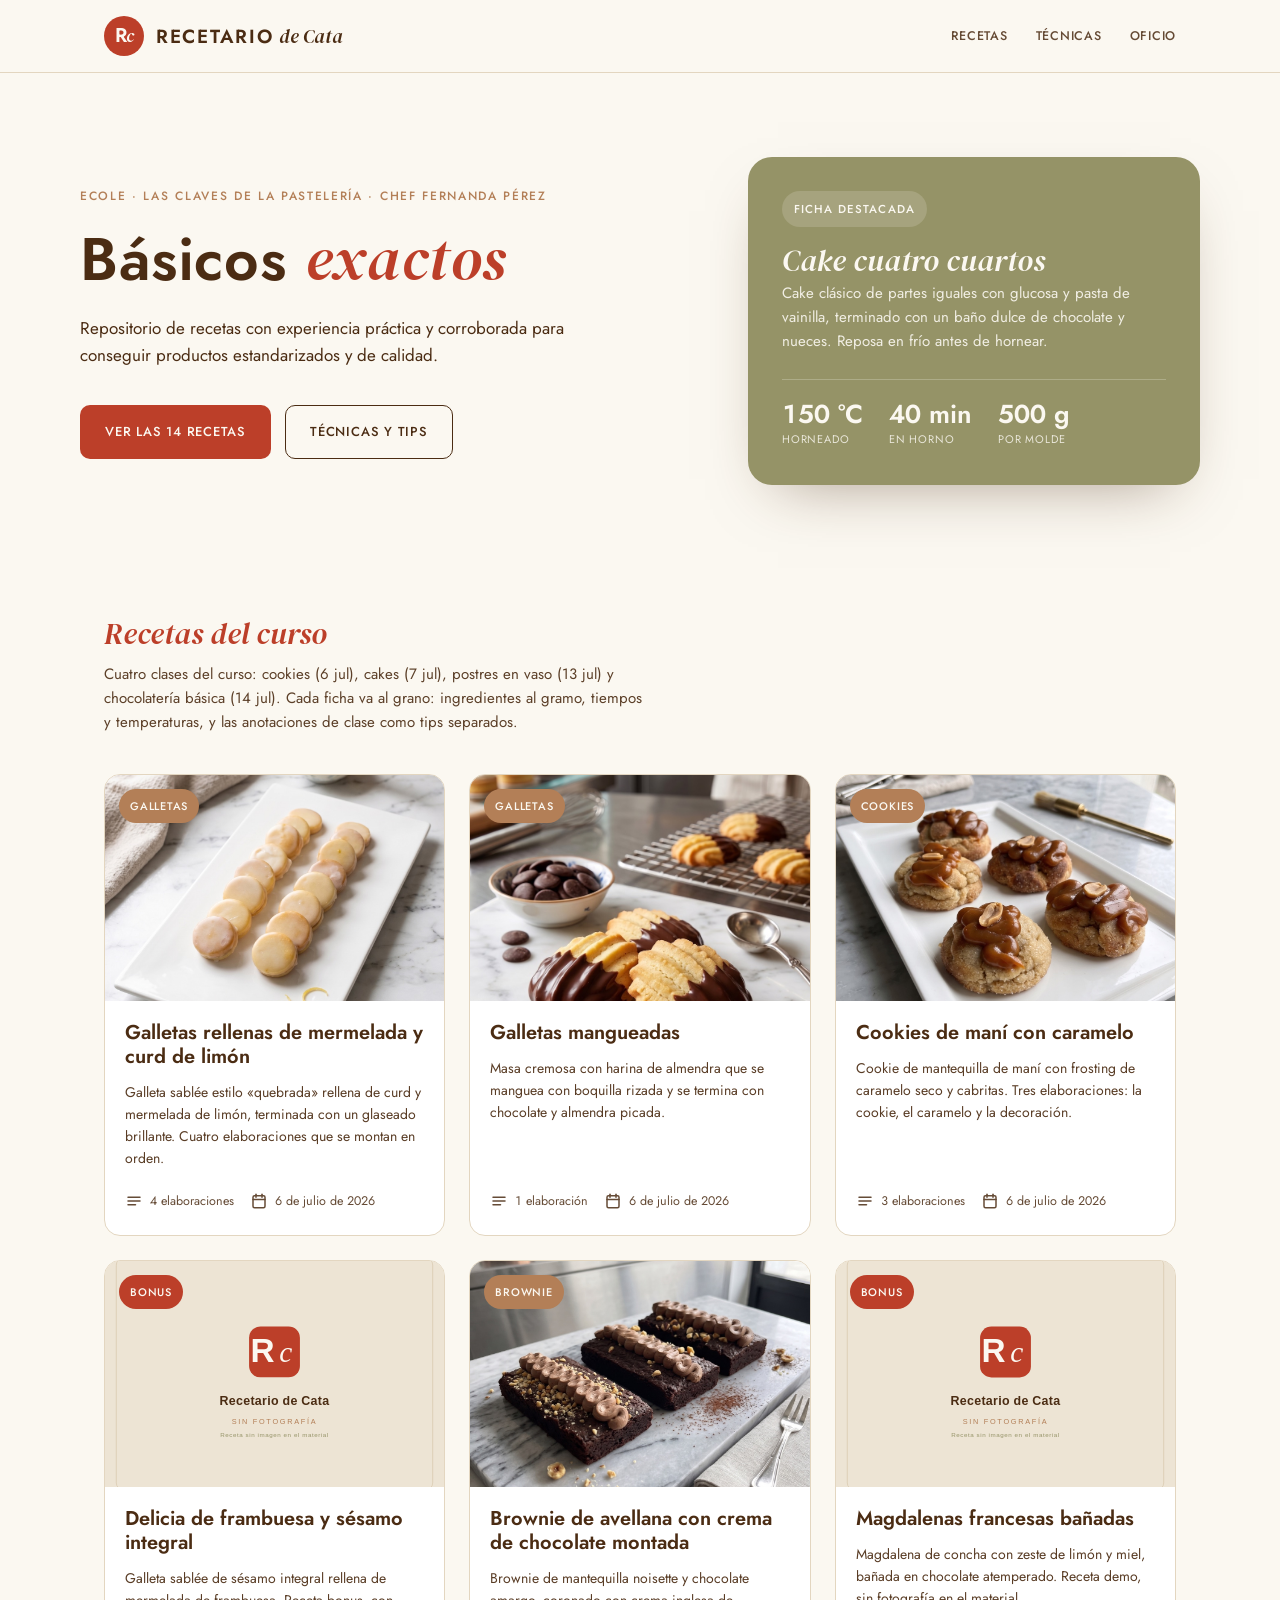
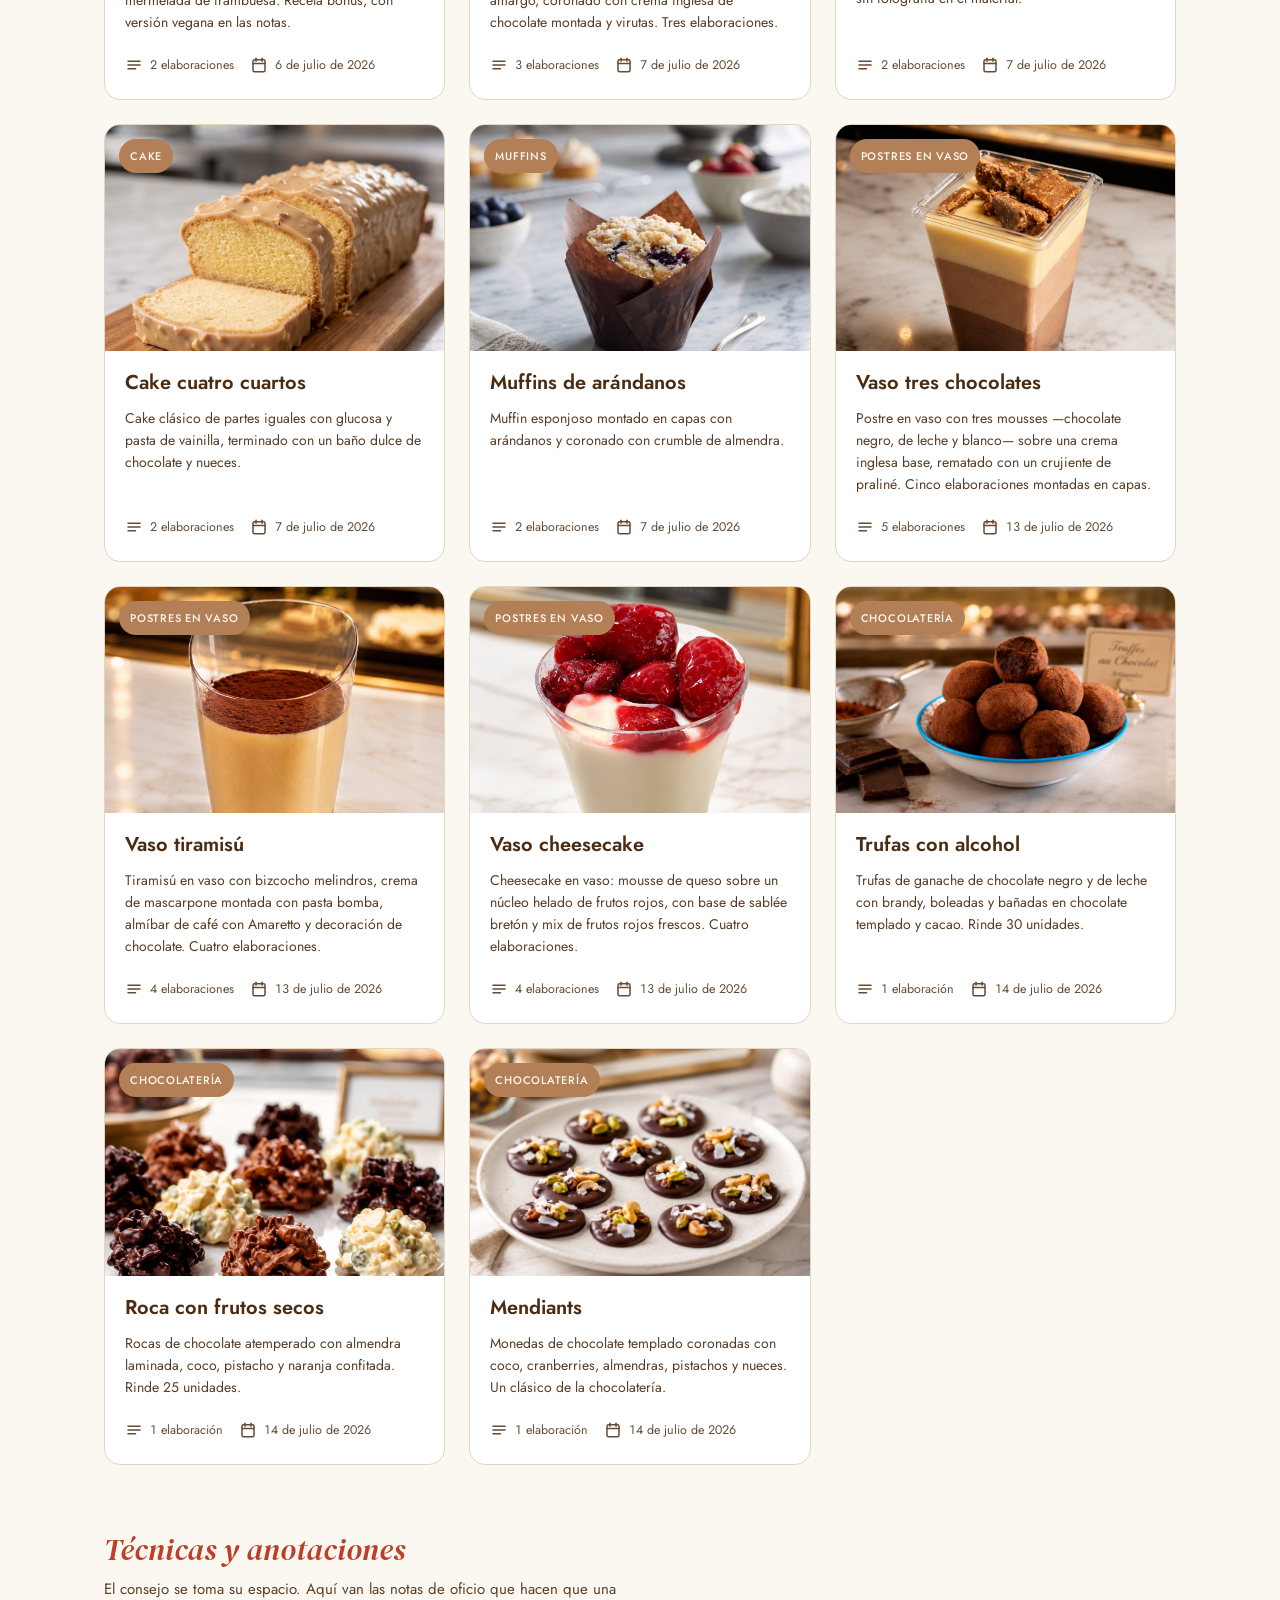
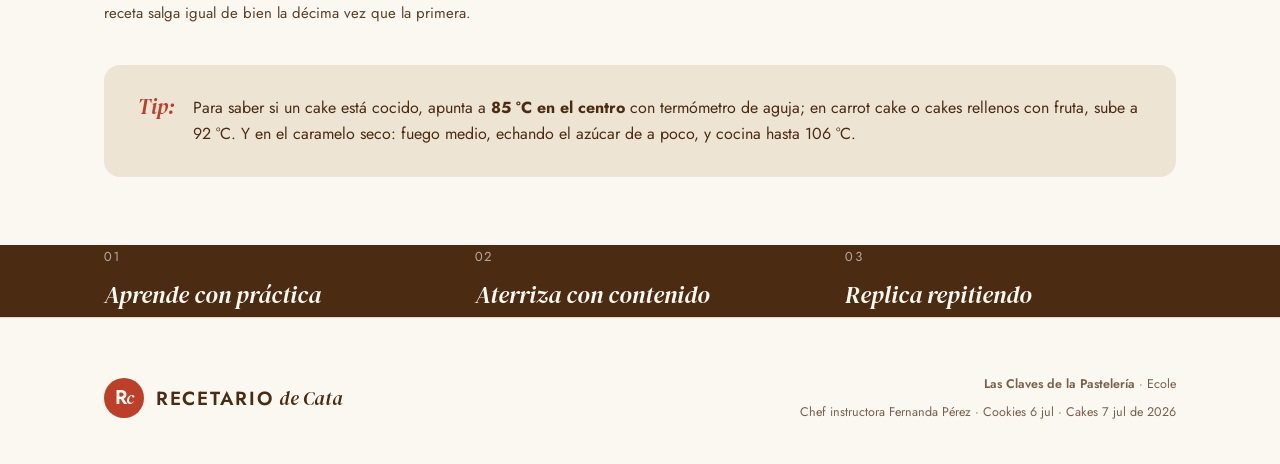
<file: index.html>
<!DOCTYPE html>
<html lang="es">
<head>
  <meta charset="UTF-8">
  <meta name="viewport" content="width=device-width, initial-scale=1.0">
  <title>Recetario de Cata</title>
  <meta name="description" content="Repositorio de recetas, tips y anotaciones de repostería. Curso Las Claves de la Pastelería — Ecole. Precisión técnica con calidez de taller.">

  <!-- Favicon: monograma Rc en bloque redondeado Paprika -->
  <link rel="icon" href="data:image/svg+xml,%3Csvg xmlns='http://www.w3.org/2000/svg' viewBox='0 0 64 64'%3E%3Crect width='64' height='64' rx='22' fill='%23BC3F29'/%3E%3Ctext x='16' y='44' font-family='Georgia,serif' font-size='34' fill='%23FBF8F1'%3ER%3C/text%3E%3Ctext x='36' y='44' font-family='Georgia,serif' font-style='italic' font-size='30' fill='%23FBF8F1'%3Ec%3C/text%3E%3C/svg%3E">

  <!-- Tipografías de marca: Jost (display/cuerpo) + DM Serif Display (acento serif) -->
  <link rel="preconnect" href="https://fonts.googleapis.com">
  <link rel="preconnect" href="https://fonts.gstatic.com" crossorigin>
  <link href="https://fonts.googleapis.com/css2?family=DM+Serif+Display:ital@1&family=Jost:wght@300;400;500;600;700&display=swap" rel="stylesheet">

  <link rel="stylesheet" href="assets/estilos.css">
</head>
<body>

  <header>
    <div class="wrap nav">
      <a class="brand" href="#inicio">
        <span class="monogram"><span class="r">R</span><span class="c">c</span></span>
        <span class="wordmark"><span class="recetario">Recetario</span><span class="decata">de&nbsp;Cata</span></span>
      </a>
      <nav class="links">
        <a href="#recetas">Recetas</a>
        <a href="#tecnicas">Técnicas</a>
        <a href="#valores">Oficio</a>
      </nav>
    </div>
  </header>

  <main id="inicio">
    <!-- HERO -->
    <div class="wrap hero">
      <div class="hero-grid">
        <div>
          <p class="kicker">Ecole · Las Claves de la Pastelería · Chef Fernanda Pérez</p>
          <h1>Básicos <em>exactos</em></h1>
          <p class="lead">Repositorio de recetas con experiencia práctica y corroborada para conseguir productos estandarizados y de calidad.</p>
          <div class="cta-row">
            <a class="btn btn-primary" href="#recetas">Ver las 14 recetas</a>
            <a class="btn btn-ghost" href="#tecnicas">Técnicas y tips</a>
          </div>
        </div>
        <a class="cover-card" href="recetas/cake-cuatro-cuartos.html" style="text-decoration:none">
          <span class="eyebrow">Ficha destacada</span>
          <h3>Cake cuatro cuartos</h3>
          <p style="opacity:.9">Cake clásico de partes iguales con glucosa y pasta de vainilla, terminado con un baño dulce de chocolate y nueces. Reposa en frío antes de hornear.</p>
          <div class="stat-row">
            <div class="stat"><span class="n">150&nbsp;°C</span><span class="l">Horneado</span></div>
            <div class="stat"><span class="n">40&nbsp;min</span><span class="l">En horno</span></div>
            <div class="stat"><span class="n">500&nbsp;g</span><span class="l">Por molde</span></div>
          </div>
        </a>
      </div>
    </div>

    <!-- RECETAS -->
    <section class="block" id="recetas">
      <div class="wrap">
        <div class="sec-head">
          <h2>Recetas del curso</h2>
          <p>Cuatro clases del curso: cookies (6 jul), cakes (7 jul), postres en vaso (13 jul) y chocolatería básica (14 jul). Cada ficha va al grano: ingredientes al gramo, tiempos y temperaturas, y las anotaciones de clase como tips separados.</p>
        </div>
        <div class="cards">
          <!-- CARDS:START -->
          <a class="card" href="recetas/galletas-rellenas-limon.html">
            <div class="thumb">
              <span class="chip cat">Galletas</span>
              <img src="assets/img/recetas/galletas-rellenas-limon.jpg" alt="Galletas rellenas de mermelada y curd de limón" loading="lazy">
            </div>
            <div class="body">
              <h4>Galletas rellenas de mermelada y curd de limón</h4>
              <p>Galleta sablée estilo «quebrada» rellena de curd y mermelada de limón, terminada con un glaseado brillante. Cuatro elaboraciones que se montan en orden.</p>
              <div class="meta">
                <span class="item"><svg width="18" height="18" viewBox="0 0 24 24" fill="none" stroke="#4B2C13" stroke-width="2" stroke-linecap="round" stroke-linejoin="round"><path d="M4 7h16"/><path d="M4 12h16"/><path d="M4 17h10"/></svg>4&nbsp;elaboraciones</span>
                <span class="item"><svg width="18" height="18" viewBox="0 0 24 24" fill="none" stroke="#4B2C13" stroke-width="2" stroke-linecap="round" stroke-linejoin="round"><rect x="4" y="5" width="16" height="16" rx="2"/><path d="M4 10h16"/><path d="M8 3v4"/><path d="M16 3v4"/></svg>6 de julio de 2026</span>
              </div>
            </div>
          </a>
          <a class="card" href="recetas/galletas-mangueadas.html">
            <div class="thumb">
              <span class="chip cat">Galletas</span>
              <img src="assets/img/recetas/galletas-mangueadas.jpg" alt="Galletas mangueadas" loading="lazy">
            </div>
            <div class="body">
              <h4>Galletas mangueadas</h4>
              <p>Masa cremosa con harina de almendra que se manguea con boquilla rizada y se termina con chocolate y almendra picada.</p>
              <div class="meta">
                <span class="item"><svg width="18" height="18" viewBox="0 0 24 24" fill="none" stroke="#4B2C13" stroke-width="2" stroke-linecap="round" stroke-linejoin="round"><path d="M4 7h16"/><path d="M4 12h16"/><path d="M4 17h10"/></svg>1&nbsp;elaboración</span>
                <span class="item"><svg width="18" height="18" viewBox="0 0 24 24" fill="none" stroke="#4B2C13" stroke-width="2" stroke-linecap="round" stroke-linejoin="round"><rect x="4" y="5" width="16" height="16" rx="2"/><path d="M4 10h16"/><path d="M8 3v4"/><path d="M16 3v4"/></svg>6 de julio de 2026</span>
              </div>
            </div>
          </a>
          <a class="card" href="recetas/cookie-mani-caramelo.html">
            <div class="thumb">
              <span class="chip cat">Cookies</span>
              <img src="assets/img/recetas/cookie-mani-caramelo.jpg" alt="Cookies de maní con caramelo" loading="lazy">
            </div>
            <div class="body">
              <h4>Cookies de maní con caramelo</h4>
              <p>Cookie de mantequilla de maní con frosting de caramelo seco y cabritas. Tres elaboraciones: la cookie, el caramelo y la decoración.</p>
              <div class="meta">
                <span class="item"><svg width="18" height="18" viewBox="0 0 24 24" fill="none" stroke="#4B2C13" stroke-width="2" stroke-linecap="round" stroke-linejoin="round"><path d="M4 7h16"/><path d="M4 12h16"/><path d="M4 17h10"/></svg>3&nbsp;elaboraciones</span>
                <span class="item"><svg width="18" height="18" viewBox="0 0 24 24" fill="none" stroke="#4B2C13" stroke-width="2" stroke-linecap="round" stroke-linejoin="round"><rect x="4" y="5" width="16" height="16" rx="2"/><path d="M4 10h16"/><path d="M8 3v4"/><path d="M16 3v4"/></svg>6 de julio de 2026</span>
              </div>
            </div>
          </a>
          <a class="card" href="recetas/delicia-frambuesa-sesamo.html">
            <div class="thumb">
              <span class="chip bonus">Bonus</span>
              <img src="assets/img/recetas/placeholder.svg" alt="Delicia de frambuesa y sésamo integral" loading="lazy">
            </div>
            <div class="body">
              <h4>Delicia de frambuesa y sésamo integral</h4>
              <p>Galleta sablée de sésamo integral rellena de mermelada de frambuesa. Receta bonus, con versión vegana en las notas.</p>
              <div class="meta">
                <span class="item"><svg width="18" height="18" viewBox="0 0 24 24" fill="none" stroke="#4B2C13" stroke-width="2" stroke-linecap="round" stroke-linejoin="round"><path d="M4 7h16"/><path d="M4 12h16"/><path d="M4 17h10"/></svg>2&nbsp;elaboraciones</span>
                <span class="item"><svg width="18" height="18" viewBox="0 0 24 24" fill="none" stroke="#4B2C13" stroke-width="2" stroke-linecap="round" stroke-linejoin="round"><rect x="4" y="5" width="16" height="16" rx="2"/><path d="M4 10h16"/><path d="M8 3v4"/><path d="M16 3v4"/></svg>6 de julio de 2026</span>
              </div>
            </div>
          </a>
          <a class="card" href="recetas/brownie-avellana.html">
            <div class="thumb">
              <span class="chip cat">Brownie</span>
              <img src="assets/img/recetas/brownie-avellana.jpg" alt="Brownie de avellana con crema de chocolate montada" loading="lazy">
            </div>
            <div class="body">
              <h4>Brownie de avellana con crema de chocolate montada</h4>
              <p>Brownie de mantequilla noisette y chocolate amargo, coronado con crema inglesa de chocolate montada y virutas. Tres elaboraciones.</p>
              <div class="meta">
                <span class="item"><svg width="18" height="18" viewBox="0 0 24 24" fill="none" stroke="#4B2C13" stroke-width="2" stroke-linecap="round" stroke-linejoin="round"><path d="M4 7h16"/><path d="M4 12h16"/><path d="M4 17h10"/></svg>3&nbsp;elaboraciones</span>
                <span class="item"><svg width="18" height="18" viewBox="0 0 24 24" fill="none" stroke="#4B2C13" stroke-width="2" stroke-linecap="round" stroke-linejoin="round"><rect x="4" y="5" width="16" height="16" rx="2"/><path d="M4 10h16"/><path d="M8 3v4"/><path d="M16 3v4"/></svg>7 de julio de 2026</span>
              </div>
            </div>
          </a>
          <a class="card" href="recetas/magdalena-francesa.html">
            <div class="thumb">
              <span class="chip bonus">Bonus</span>
              <img src="assets/img/recetas/placeholder.svg" alt="Magdalenas francesas bañadas" loading="lazy">
            </div>
            <div class="body">
              <h4>Magdalenas francesas bañadas</h4>
              <p>Magdalena de concha con zeste de limón y miel, bañada en chocolate atemperado. Receta demo, sin fotografía en el material.</p>
              <div class="meta">
                <span class="item"><svg width="18" height="18" viewBox="0 0 24 24" fill="none" stroke="#4B2C13" stroke-width="2" stroke-linecap="round" stroke-linejoin="round"><path d="M4 7h16"/><path d="M4 12h16"/><path d="M4 17h10"/></svg>2&nbsp;elaboraciones</span>
                <span class="item"><svg width="18" height="18" viewBox="0 0 24 24" fill="none" stroke="#4B2C13" stroke-width="2" stroke-linecap="round" stroke-linejoin="round"><rect x="4" y="5" width="16" height="16" rx="2"/><path d="M4 10h16"/><path d="M8 3v4"/><path d="M16 3v4"/></svg>7 de julio de 2026</span>
              </div>
            </div>
          </a>
          <a class="card" href="recetas/cake-cuatro-cuartos.html">
            <div class="thumb">
              <span class="chip cat">Cake</span>
              <img src="assets/img/recetas/cake-cuatro-cuartos.jpg" alt="Cake cuatro cuartos" loading="lazy">
            </div>
            <div class="body">
              <h4>Cake cuatro cuartos</h4>
              <p>Cake clásico de partes iguales con glucosa y pasta de vainilla, terminado con un baño dulce de chocolate y nueces.</p>
              <div class="meta">
                <span class="item"><svg width="18" height="18" viewBox="0 0 24 24" fill="none" stroke="#4B2C13" stroke-width="2" stroke-linecap="round" stroke-linejoin="round"><path d="M4 7h16"/><path d="M4 12h16"/><path d="M4 17h10"/></svg>2&nbsp;elaboraciones</span>
                <span class="item"><svg width="18" height="18" viewBox="0 0 24 24" fill="none" stroke="#4B2C13" stroke-width="2" stroke-linecap="round" stroke-linejoin="round"><rect x="4" y="5" width="16" height="16" rx="2"/><path d="M4 10h16"/><path d="M8 3v4"/><path d="M16 3v4"/></svg>7 de julio de 2026</span>
              </div>
            </div>
          </a>
          <a class="card" href="recetas/muffins-arandanos.html">
            <div class="thumb">
              <span class="chip cat">Muffins</span>
              <img src="assets/img/recetas/muffins-arandanos.jpg" alt="Muffins de arándanos" loading="lazy">
            </div>
            <div class="body">
              <h4>Muffins de arándanos</h4>
              <p>Muffin esponjoso montado en capas con arándanos y coronado con crumble de almendra.</p>
              <div class="meta">
                <span class="item"><svg width="18" height="18" viewBox="0 0 24 24" fill="none" stroke="#4B2C13" stroke-width="2" stroke-linecap="round" stroke-linejoin="round"><path d="M4 7h16"/><path d="M4 12h16"/><path d="M4 17h10"/></svg>2&nbsp;elaboraciones</span>
                <span class="item"><svg width="18" height="18" viewBox="0 0 24 24" fill="none" stroke="#4B2C13" stroke-width="2" stroke-linecap="round" stroke-linejoin="round"><rect x="4" y="5" width="16" height="16" rx="2"/><path d="M4 10h16"/><path d="M8 3v4"/><path d="M16 3v4"/></svg>7 de julio de 2026</span>
              </div>
            </div>
          </a>
          <a class="card" href="recetas/vaso-tres-chocolates.html">
            <div class="thumb">
              <span class="chip cat">Postres en vaso</span>
              <img src="assets/img/recetas/vaso-tres-chocolates.jpg" alt="Vaso tres chocolates" loading="lazy">
            </div>
            <div class="body">
              <h4>Vaso tres chocolates</h4>
              <p>Postre en vaso con tres mousses —chocolate negro, de leche y blanco— sobre una crema inglesa base, rematado con un crujiente de praliné. Cinco elaboraciones montadas en capas.</p>
              <div class="meta">
                <span class="item"><svg width="18" height="18" viewBox="0 0 24 24" fill="none" stroke="#4B2C13" stroke-width="2" stroke-linecap="round" stroke-linejoin="round"><path d="M4 7h16"/><path d="M4 12h16"/><path d="M4 17h10"/></svg>5&nbsp;elaboraciones</span>
                <span class="item"><svg width="18" height="18" viewBox="0 0 24 24" fill="none" stroke="#4B2C13" stroke-width="2" stroke-linecap="round" stroke-linejoin="round"><rect x="4" y="5" width="16" height="16" rx="2"/><path d="M4 10h16"/><path d="M8 3v4"/><path d="M16 3v4"/></svg>13 de julio de 2026</span>
              </div>
            </div>
          </a>
          <a class="card" href="recetas/vaso-tiramisu.html">
            <div class="thumb">
              <span class="chip cat">Postres en vaso</span>
              <img src="assets/img/recetas/vaso-tiramisu.jpg" alt="Vaso tiramisú" loading="lazy">
            </div>
            <div class="body">
              <h4>Vaso tiramisú</h4>
              <p>Tiramisú en vaso con bizcocho melindros, crema de mascarpone montada con pasta bomba, almíbar de café con Amaretto y decoración de chocolate. Cuatro elaboraciones.</p>
              <div class="meta">
                <span class="item"><svg width="18" height="18" viewBox="0 0 24 24" fill="none" stroke="#4B2C13" stroke-width="2" stroke-linecap="round" stroke-linejoin="round"><path d="M4 7h16"/><path d="M4 12h16"/><path d="M4 17h10"/></svg>4&nbsp;elaboraciones</span>
                <span class="item"><svg width="18" height="18" viewBox="0 0 24 24" fill="none" stroke="#4B2C13" stroke-width="2" stroke-linecap="round" stroke-linejoin="round"><rect x="4" y="5" width="16" height="16" rx="2"/><path d="M4 10h16"/><path d="M8 3v4"/><path d="M16 3v4"/></svg>13 de julio de 2026</span>
              </div>
            </div>
          </a>
          <a class="card" href="recetas/vaso-cheesecake.html">
            <div class="thumb">
              <span class="chip cat">Postres en vaso</span>
              <img src="assets/img/recetas/vaso-cheesecake.jpg" alt="Vaso cheesecake" loading="lazy">
            </div>
            <div class="body">
              <h4>Vaso cheesecake</h4>
              <p>Cheesecake en vaso: mousse de queso sobre un núcleo helado de frutos rojos, con base de sablée bretón y mix de frutos rojos frescos. Cuatro elaboraciones.</p>
              <div class="meta">
                <span class="item"><svg width="18" height="18" viewBox="0 0 24 24" fill="none" stroke="#4B2C13" stroke-width="2" stroke-linecap="round" stroke-linejoin="round"><path d="M4 7h16"/><path d="M4 12h16"/><path d="M4 17h10"/></svg>4&nbsp;elaboraciones</span>
                <span class="item"><svg width="18" height="18" viewBox="0 0 24 24" fill="none" stroke="#4B2C13" stroke-width="2" stroke-linecap="round" stroke-linejoin="round"><rect x="4" y="5" width="16" height="16" rx="2"/><path d="M4 10h16"/><path d="M8 3v4"/><path d="M16 3v4"/></svg>13 de julio de 2026</span>
              </div>
            </div>
          </a>
          <a class="card" href="recetas/trufas-alcohol.html">
            <div class="thumb">
              <span class="chip cat">Chocolatería</span>
              <img src="assets/img/recetas/trufas-alcohol.jpg" alt="Trufas con alcohol" loading="lazy">
            </div>
            <div class="body">
              <h4>Trufas con alcohol</h4>
              <p>Trufas de ganache de chocolate negro y de leche con brandy, boleadas y bañadas en chocolate templado y cacao. Rinde 30 unidades.</p>
              <div class="meta">
                <span class="item"><svg width="18" height="18" viewBox="0 0 24 24" fill="none" stroke="#4B2C13" stroke-width="2" stroke-linecap="round" stroke-linejoin="round"><path d="M4 7h16"/><path d="M4 12h16"/><path d="M4 17h10"/></svg>1&nbsp;elaboración</span>
                <span class="item"><svg width="18" height="18" viewBox="0 0 24 24" fill="none" stroke="#4B2C13" stroke-width="2" stroke-linecap="round" stroke-linejoin="round"><rect x="4" y="5" width="16" height="16" rx="2"/><path d="M4 10h16"/><path d="M8 3v4"/><path d="M16 3v4"/></svg>14 de julio de 2026</span>
              </div>
            </div>
          </a>
          <a class="card" href="recetas/roca-frutos-secos.html">
            <div class="thumb">
              <span class="chip cat">Chocolatería</span>
              <img src="assets/img/recetas/roca-frutos-secos.jpg" alt="Roca con frutos secos" loading="lazy">
            </div>
            <div class="body">
              <h4>Roca con frutos secos</h4>
              <p>Rocas de chocolate atemperado con almendra laminada, coco, pistacho y naranja confitada. Rinde 25 unidades.</p>
              <div class="meta">
                <span class="item"><svg width="18" height="18" viewBox="0 0 24 24" fill="none" stroke="#4B2C13" stroke-width="2" stroke-linecap="round" stroke-linejoin="round"><path d="M4 7h16"/><path d="M4 12h16"/><path d="M4 17h10"/></svg>1&nbsp;elaboración</span>
                <span class="item"><svg width="18" height="18" viewBox="0 0 24 24" fill="none" stroke="#4B2C13" stroke-width="2" stroke-linecap="round" stroke-linejoin="round"><rect x="4" y="5" width="16" height="16" rx="2"/><path d="M4 10h16"/><path d="M8 3v4"/><path d="M16 3v4"/></svg>14 de julio de 2026</span>
              </div>
            </div>
          </a>
          <a class="card" href="recetas/mendiants.html">
            <div class="thumb">
              <span class="chip cat">Chocolatería</span>
              <img src="assets/img/recetas/mendiants.jpg" alt="Mendiants" loading="lazy">
            </div>
            <div class="body">
              <h4>Mendiants</h4>
              <p>Monedas de chocolate templado coronadas con coco, cranberries, almendras, pistachos y nueces. Un clásico de la chocolatería.</p>
              <div class="meta">
                <span class="item"><svg width="18" height="18" viewBox="0 0 24 24" fill="none" stroke="#4B2C13" stroke-width="2" stroke-linecap="round" stroke-linejoin="round"><path d="M4 7h16"/><path d="M4 12h16"/><path d="M4 17h10"/></svg>1&nbsp;elaboración</span>
                <span class="item"><svg width="18" height="18" viewBox="0 0 24 24" fill="none" stroke="#4B2C13" stroke-width="2" stroke-linecap="round" stroke-linejoin="round"><rect x="4" y="5" width="16" height="16" rx="2"/><path d="M4 10h16"/><path d="M8 3v4"/><path d="M16 3v4"/></svg>14 de julio de 2026</span>
              </div>
            </div>
          </a>
          <!-- CARDS:END -->
        </div>
      </div>
    </section>

    <!-- TÉCNICAS + TIP -->
    <section class="block" id="tecnicas" style="padding-top:0">
      <div class="wrap">
        <div class="sec-head">
          <h2>Técnicas y anotaciones</h2>
          <p>El consejo se toma su espacio. Aquí van las notas de oficio que hacen que una receta salga igual de bien la décima vez que la primera.</p>
        </div>
        <div class="tip">
          <span class="label">Tip:</span>
          <p>Para saber si un cake está cocido, apunta a <strong>85&nbsp;°C en el centro</strong> con termómetro de aguja; en carrot cake o cakes rellenos con fruta, sube a 92&nbsp;°C. Y en el caramelo seco: fuego medio, echando el azúcar de a poco, y cocina hasta 106&nbsp;°C.</p>
        </div>
      </div>
    </section>

    <!-- VALORES -->
    <section class="values" id="valores">
      <div class="wrap block">
        <div class="grid3">
          <div class="v">
            <span class="num">01</span>
            <h3>Aprende con práctica</h3>
          </div>
          <div class="v">
            <span class="num">02</span>
            <h3>Aterriza con contenido</h3>
          </div>
          <div class="v">
            <span class="num">03</span>
            <h3>Replica repitiendo</h3>
          </div>
        </div>
      </div>
    </section>
  </main>

  <footer>
    <div class="wrap foot-row">
      <a class="brand" href="#inicio" style="text-decoration:none">
        <span class="monogram"><span class="r">R</span><span class="c">c</span></span>
        <span class="wordmark"><span class="recetario">Recetario</span><span class="decata">de&nbsp;Cata</span></span>
      </a>
      <div class="foot-credits">
        <span class="line"><b>Las Claves de la Pastelería</b> · Ecole</span>
        <span class="line">Chef instructora Fernanda Pérez · Cookies 6 jul · Cakes 7 jul de 2026</span>
      </div>
    </div>
  </footer>

</body>
</html>
</file>
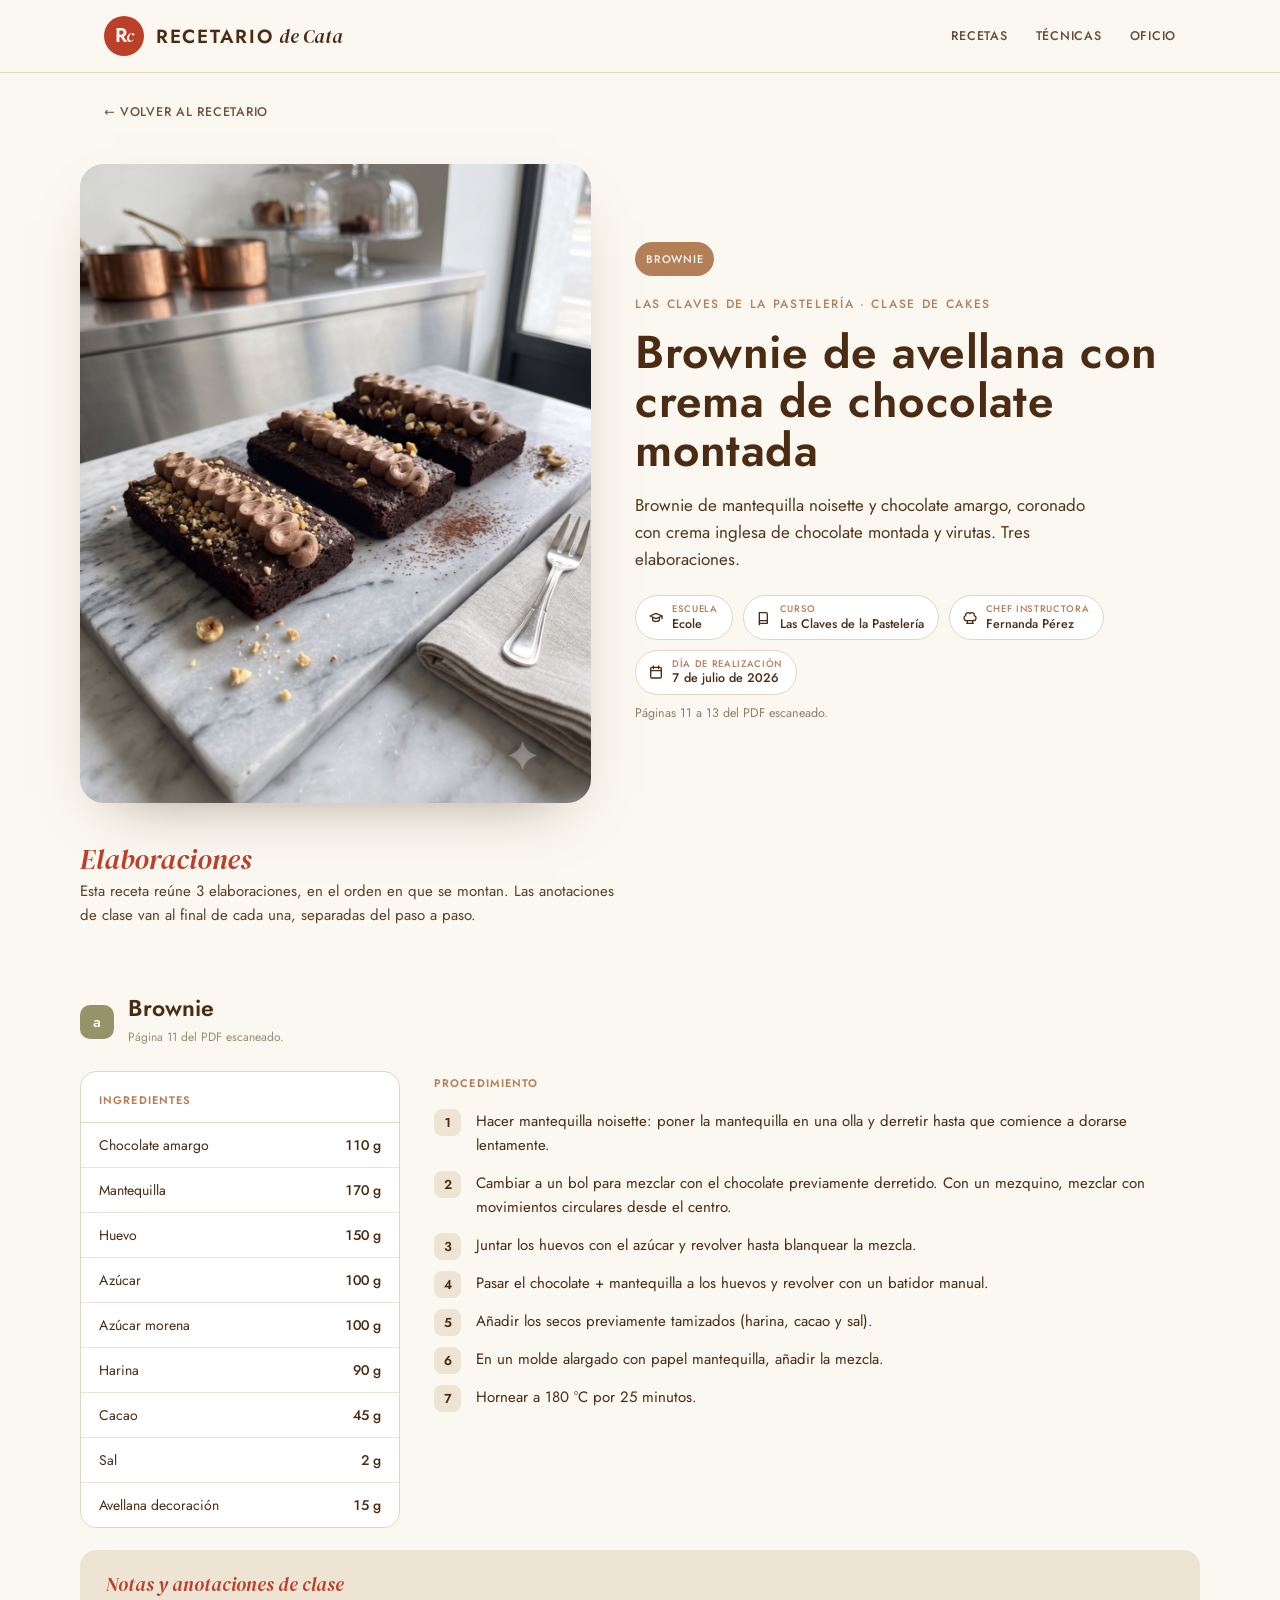
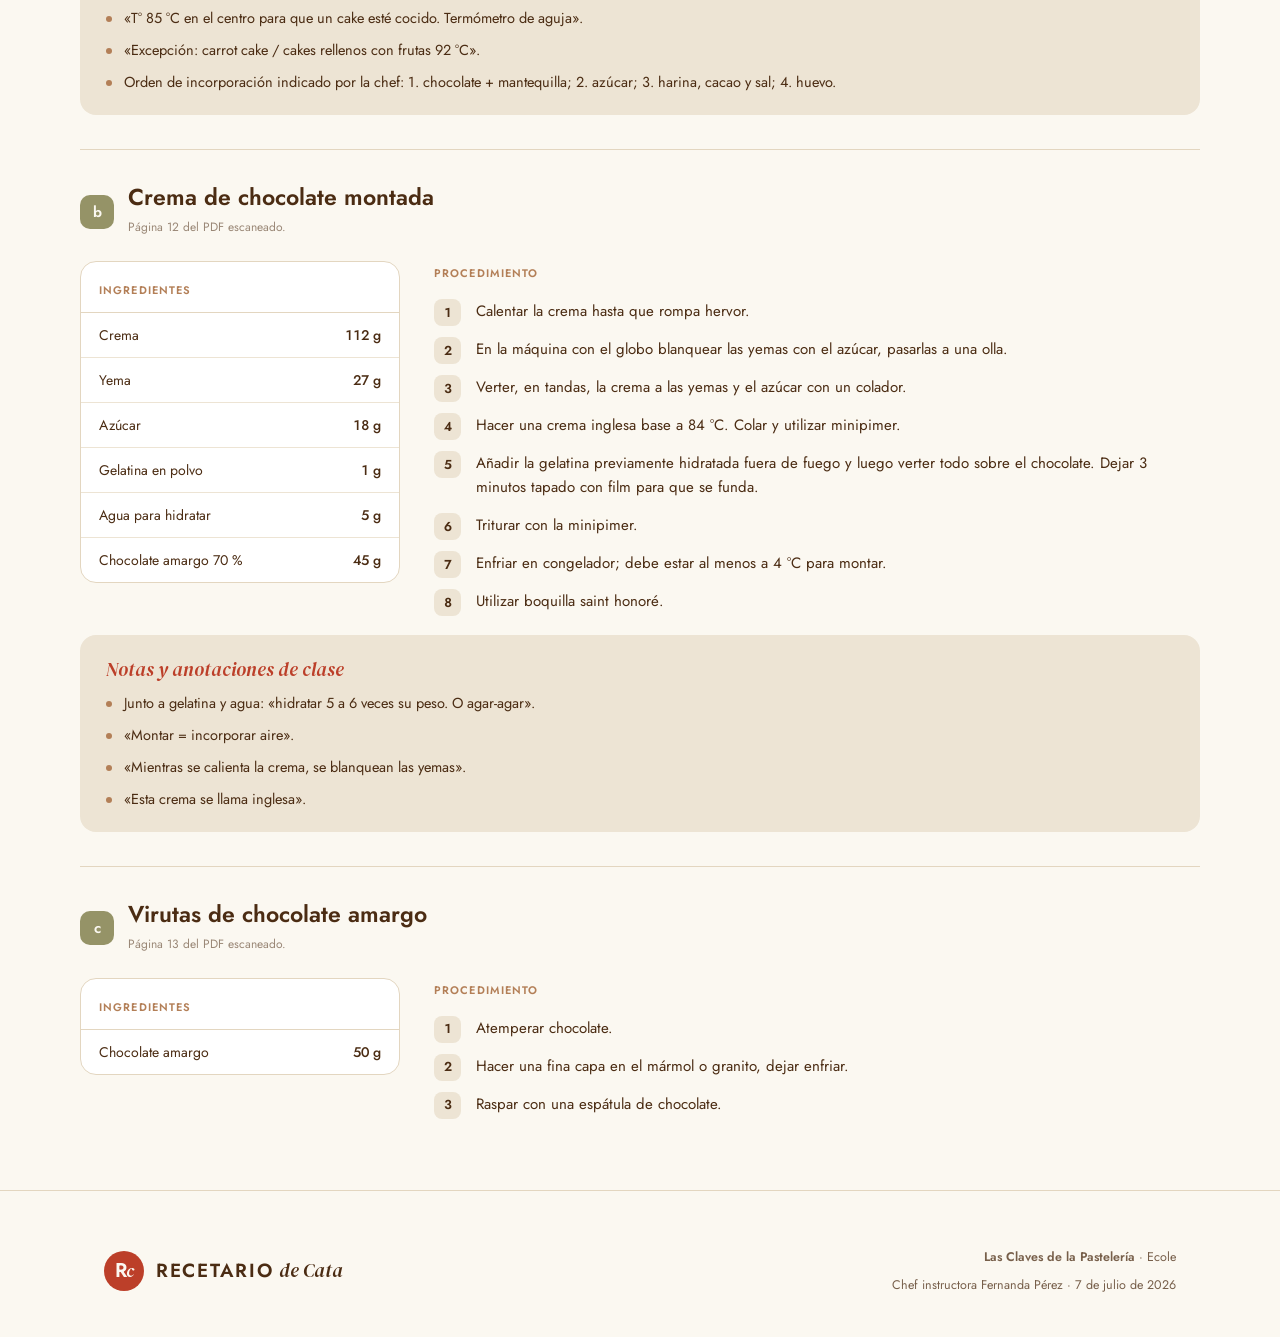
<file: recetas/brownie-avellana.html>
<!DOCTYPE html>
<html lang="es">
<head>
  <meta charset="UTF-8">
  <meta name="viewport" content="width=device-width, initial-scale=1.0">
  <title>Brownie de avellana con crema de chocolate montada · Recetario de Cata</title>
  <meta name="description" content="Brownie de mantequilla noisette y chocolate amargo, coronado con crema inglesa de chocolate montada y virutas. Tres elaboraciones.">
  <link rel="icon" href="data:image/svg+xml,%3Csvg xmlns='http://www.w3.org/2000/svg' viewBox='0 0 64 64'%3E%3Crect width='64' height='64' rx='22' fill='%23BC3F29'/%3E%3Ctext x='16' y='44' font-family='Georgia,serif' font-size='34' fill='%23FBF8F1'%3ER%3C/text%3E%3Ctext x='36' y='44' font-family='Georgia,serif' font-style='italic' font-size='30' fill='%23FBF8F1'%3Ec%3C/text%3E%3C/svg%3E">
  <link rel="preconnect" href="https://fonts.googleapis.com">
  <link rel="preconnect" href="https://fonts.gstatic.com" crossorigin>
  <link href="https://fonts.googleapis.com/css2?family=DM+Serif+Display:ital@1&family=Jost:wght@300;400;500;600;700&display=swap" rel="stylesheet">
  <link rel="stylesheet" href="../assets/estilos.css">
</head>
<body>

  <header>
    <div class="wrap nav">
      <a class="brand" href="../index.html">
        <span class="monogram"><span class="r">R</span><span class="c">c</span></span>
        <span class="wordmark"><span class="recetario">Recetario</span><span class="decata">de&nbsp;Cata</span></span>
      </a>
      <nav class="links">
        <a href="../index.html#recetas">Recetas</a>
        <a href="../index.html#tecnicas">Técnicas</a>
        <a href="../index.html#valores">Oficio</a>
      </nav>
    </div>
  </header>

  <main>
    <div class="wrap" style="padding-top:26px">
      <a class="volver" href="../index.html#recetas">← Volver al recetario</a>
    </div>

    <!-- Cabecera de la ficha -->
    <div class="wrap receta-hero">
      <div class="grid">
        <div class="foto">
          <img src="../assets/img/recetas/brownie-avellana.jpg" alt="Brownie de avellana con crema de chocolate montada" loading="lazy" width="1200" height="1500">
        </div>
        <div class="info">
          <span class="chip cat">Brownie</span>
          <p class="kicker">Las Claves de la Pastelería · Clase de Cakes</p>
          <h1>Brownie de avellana con crema de chocolate montada</h1>
          <p class="resumen">Brownie de mantequilla noisette y chocolate amargo, coronado con crema inglesa de chocolate montada y virutas. Tres elaboraciones.</p>
          <div class="tag-row"><span class="tag"><svg width="16" height="16" viewBox="0 0 24 24" fill="none" stroke="#4B2C13" stroke-width="2" stroke-linecap="round" stroke-linejoin="round"><path d="M3 9l9-4 9 4-9 4-9-4z"/><path d="M7 11v4c0 1.2 2.4 2 5 2s5-.8 5-2v-4"/><path d="M21 9v4"/></svg><span class="tg"><span class="k">Escuela</span><span class="val">Ecole</span></span></span><span class="tag"><svg width="16" height="16" viewBox="0 0 24 24" fill="none" stroke="#4B2C13" stroke-width="2" stroke-linecap="round" stroke-linejoin="round"><path d="M5 4h10a2 2 0 0 1 2 2v14H7a2 2 0 0 0-2 2z"/><path d="M5 18a2 2 0 0 1 2-2h10"/></svg><span class="tg"><span class="k">Curso</span><span class="val">Las Claves de la Pastelería</span></span></span><span class="tag"><svg width="16" height="16" viewBox="0 0 24 24" fill="none" stroke="#4B2C13" stroke-width="2" stroke-linecap="round" stroke-linejoin="round"><path d="M7 20h10"/><path d="M8 20v-4"/><path d="M16 20v-4"/><path d="M6.5 16a4 4 0 0 1-1-7.7A3.6 3.6 0 0 1 12 5.6a3.6 3.6 0 0 1 6.5 2.7 4 4 0 0 1-1 7.7z"/></svg><span class="tg"><span class="k">Chef instructora</span><span class="val">Fernanda Pérez</span></span></span><span class="tag"><svg width="16" height="16" viewBox="0 0 24 24" fill="none" stroke="#4B2C13" stroke-width="2" stroke-linecap="round" stroke-linejoin="round"><rect x="4" y="5" width="16" height="16" rx="2"/><path d="M4 10h16"/><path d="M8 3v4"/><path d="M16 3v4"/></svg><span class="tg"><span class="k">Día de realización</span><span class="val">7 de julio de 2026</span></span></span></div>
          <p class="fuente">Páginas 11 a 13 del PDF escaneado.</p>
        </div>
      </div>
    </div>

    <!-- Cuerpo -->
    <div class="wrap receta-body">
      <div class="intro-elab"><h2>Elaboraciones</h2><p>Esta receta reúne 3 elaboraciones, en el orden en que se montan. Las anotaciones de clase van al final de cada una, separadas del paso a paso.</p></div>
      <section class="componente"><div class="comp-head"><span class="comp-num">a</span><div><h3>Brownie</h3><div class="comp-fuente">Página 11 del PDF escaneado.</div></div></div><div class="comp-grid"><div class="ingredientes"><div class="ing-title">Ingredientes</div><table><tbody><tr><td>Chocolate amargo</td><td class="cant">110 g</td></tr><tr><td>Mantequilla</td><td class="cant">170 g</td></tr><tr><td>Huevo</td><td class="cant">150 g</td></tr><tr><td>Azúcar</td><td class="cant">100 g</td></tr><tr><td>Azúcar morena</td><td class="cant">100 g</td></tr><tr><td>Harina</td><td class="cant">90 g</td></tr><tr><td>Cacao</td><td class="cant">45 g</td></tr><tr><td>Sal</td><td class="cant">2 g</td></tr><tr><td>Avellana decoración</td><td class="cant">15 g</td></tr></tbody></table></div><div class="procedimiento"><div class="proc-title">Procedimiento</div><ol><li>Hacer mantequilla noisette: poner la mantequilla en una olla y derretir hasta que comience a dorarse lentamente.</li><li>Cambiar a un bol para mezclar con el chocolate previamente derretido. Con un mezquino, mezclar con movimientos circulares desde el centro.</li><li>Juntar los huevos con el azúcar y revolver hasta blanquear la mezcla.</li><li>Pasar el chocolate + mantequilla a los huevos y revolver con un batidor manual.</li><li>Añadir los secos previamente tamizados (harina, cacao y sal).</li><li>En un molde alargado con papel mantequilla, añadir la mezcla.</li><li>Hornear a 180 °C por 25 minutos.</li></ol></div></div><div class="notas"><div class="notas-label">Notas y anotaciones de clase</div><ul><li>«T° 85 °C en el centro para que un cake esté cocido. Termómetro de aguja».</li><li>«Excepción: carrot cake / cakes rellenos con frutas 92 °C».</li><li>Orden de incorporación indicado por la chef: 1. chocolate + mantequilla; 2. azúcar; 3. harina, cacao y sal; 4. huevo.</li></ul></div></section><section class="componente"><div class="comp-head"><span class="comp-num">b</span><div><h3>Crema de chocolate montada</h3><div class="comp-fuente">Página 12 del PDF escaneado.</div></div></div><div class="comp-grid"><div class="ingredientes"><div class="ing-title">Ingredientes</div><table><tbody><tr><td>Crema</td><td class="cant">112 g</td></tr><tr><td>Yema</td><td class="cant">27 g</td></tr><tr><td>Azúcar</td><td class="cant">18 g</td></tr><tr><td>Gelatina en polvo</td><td class="cant">1 g</td></tr><tr><td>Agua para hidratar</td><td class="cant">5 g</td></tr><tr><td>Chocolate amargo 70 %</td><td class="cant">45 g</td></tr></tbody></table></div><div class="procedimiento"><div class="proc-title">Procedimiento</div><ol><li>Calentar la crema hasta que rompa hervor.</li><li>En la máquina con el globo blanquear las yemas con el azúcar, pasarlas a una olla.</li><li>Verter, en tandas, la crema a las yemas y el azúcar con un colador.</li><li>Hacer una crema inglesa base a 84 °C. Colar y utilizar minipimer.</li><li>Añadir la gelatina previamente hidratada fuera de fuego y luego verter todo sobre el chocolate. Dejar 3 minutos tapado con film para que se funda.</li><li>Triturar con la minipimer.</li><li>Enfriar en congelador; debe estar al menos a 4 °C para montar.</li><li>Utilizar boquilla saint honoré.</li></ol></div></div><div class="notas"><div class="notas-label">Notas y anotaciones de clase</div><ul><li>Junto a gelatina y agua: «hidratar 5 a 6 veces su peso. O agar-agar».</li><li>«Montar = incorporar aire».</li><li>«Mientras se calienta la crema, se blanquean las yemas».</li><li>«Esta crema se llama inglesa».</li></ul></div></section><section class="componente"><div class="comp-head"><span class="comp-num">c</span><div><h3>Virutas de chocolate amargo</h3><div class="comp-fuente">Página 13 del PDF escaneado.</div></div></div><div class="comp-grid"><div class="ingredientes"><div class="ing-title">Ingredientes</div><table><tbody><tr><td>Chocolate amargo</td><td class="cant">50 g</td></tr></tbody></table></div><div class="procedimiento"><div class="proc-title">Procedimiento</div><ol><li>Atemperar chocolate.</li><li>Hacer una fina capa en el mármol o granito, dejar enfriar.</li><li>Raspar con una espátula de chocolate.</li></ol></div></div></section>
      
    </div>
  </main>

  <footer>
    <div class="wrap foot-row">
      <a class="brand" href="../index.html" style="text-decoration:none">
        <span class="monogram"><span class="r">R</span><span class="c">c</span></span>
        <span class="wordmark"><span class="recetario">Recetario</span><span class="decata">de&nbsp;Cata</span></span>
      </a>
      <div class="foot-credits">
        <span class="line"><b>Las Claves de la Pastelería</b> · Ecole</span>
        <span class="line">Chef instructora Fernanda Pérez · 7 de julio de 2026</span>
      </div>
    </div>
  </footer>

</body>
</html>
</file>
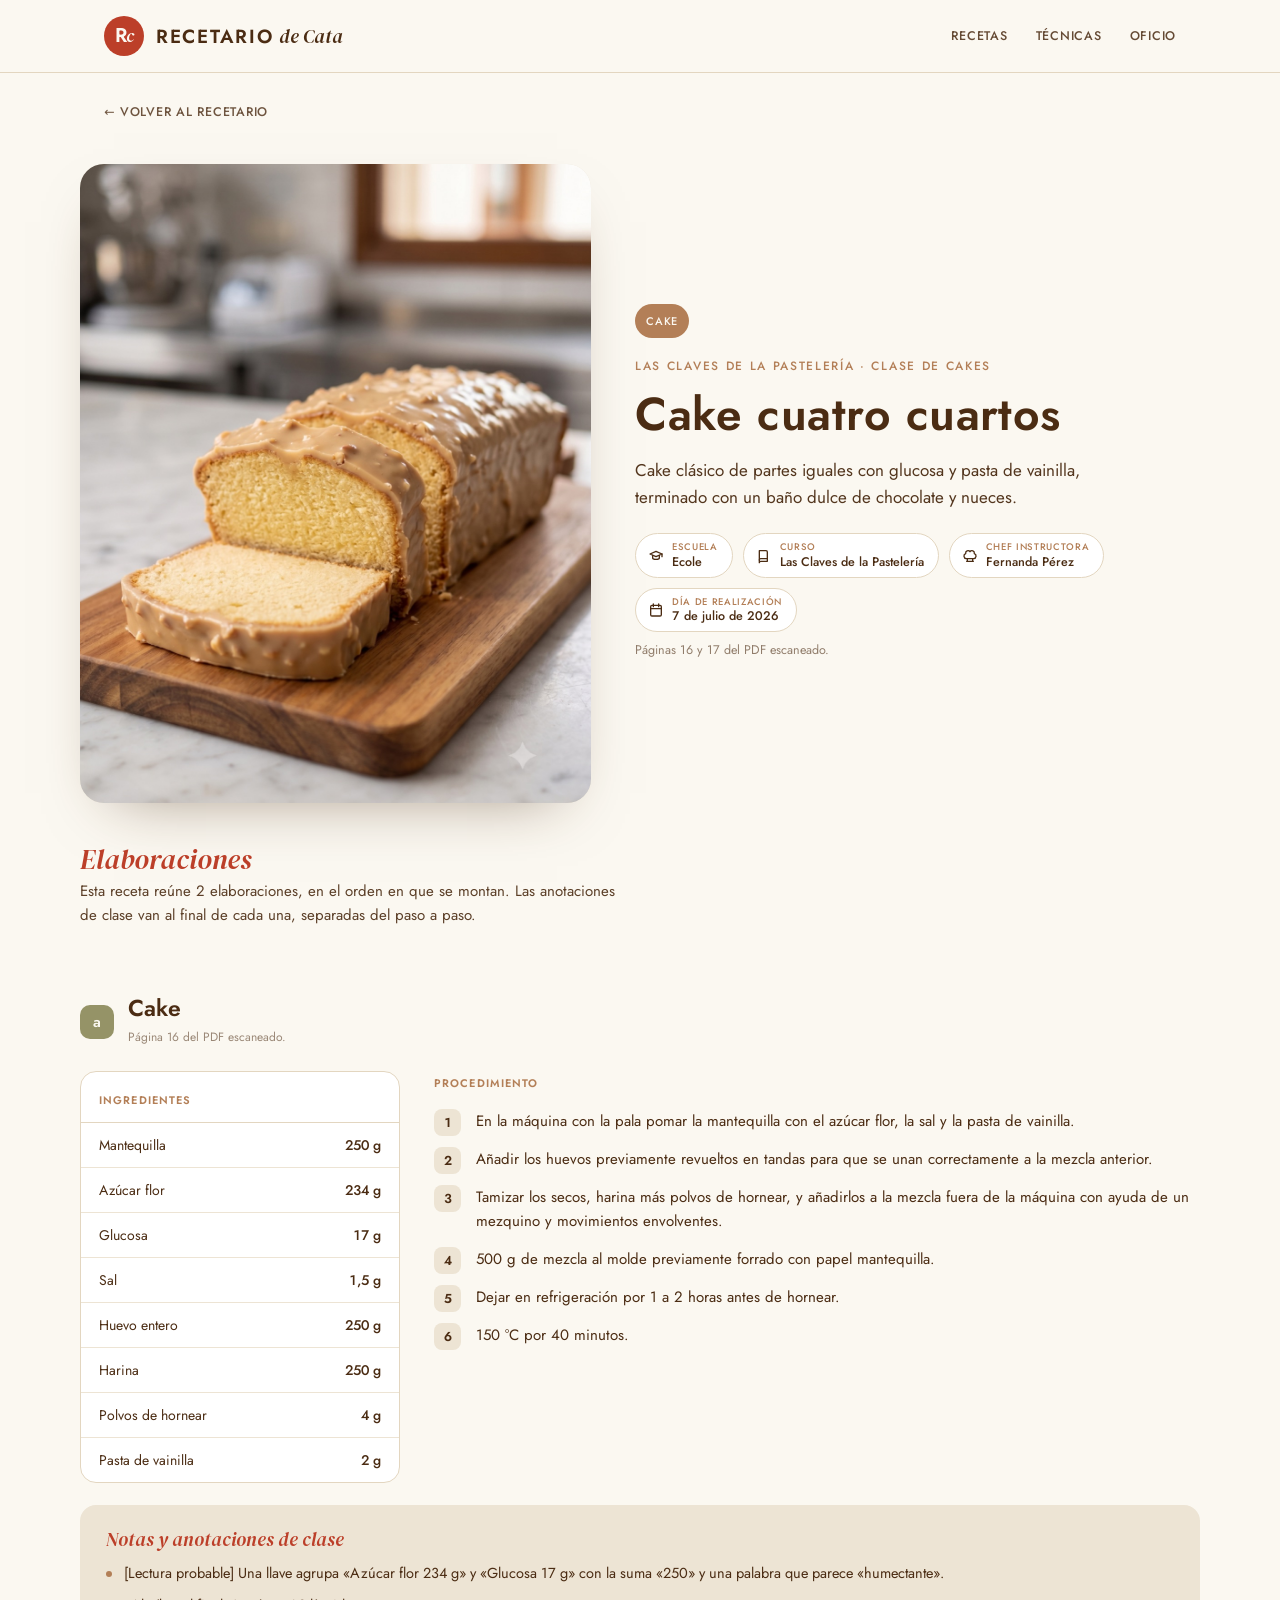
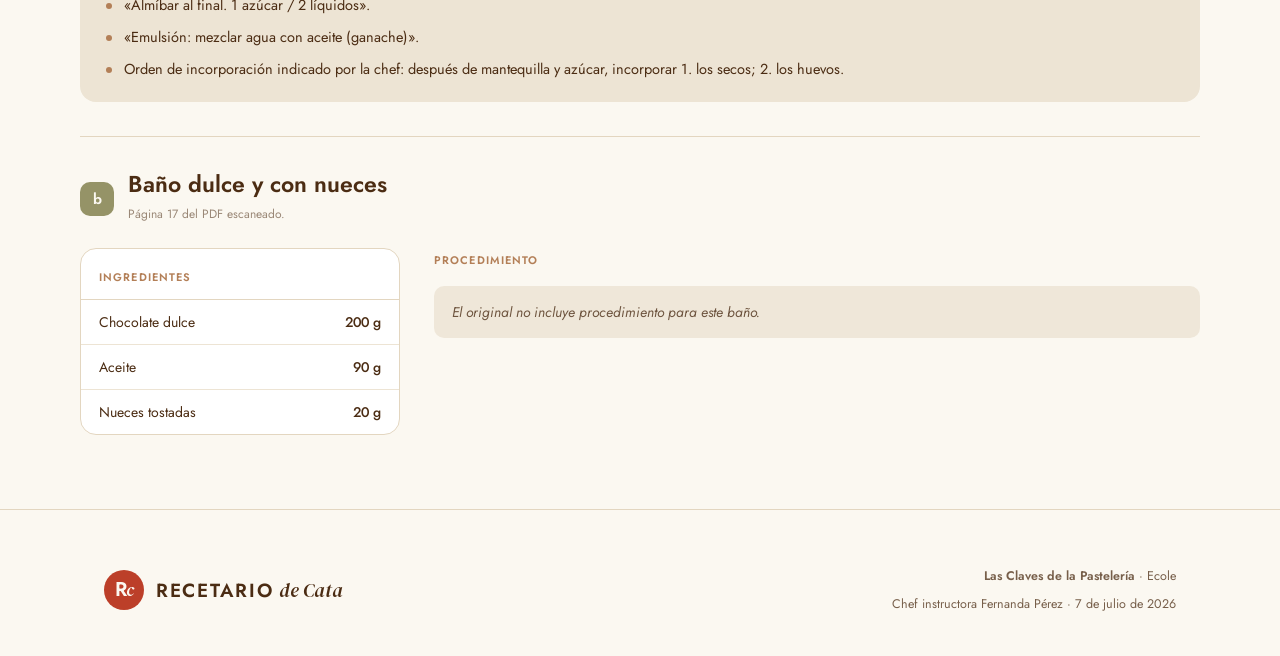
<file: recetas/cake-cuatro-cuartos.html>
<!DOCTYPE html>
<html lang="es">
<head>
  <meta charset="UTF-8">
  <meta name="viewport" content="width=device-width, initial-scale=1.0">
  <title>Cake cuatro cuartos · Recetario de Cata</title>
  <meta name="description" content="Cake clásico de partes iguales con glucosa y pasta de vainilla, terminado con un baño dulce de chocolate y nueces.">
  <link rel="icon" href="data:image/svg+xml,%3Csvg xmlns='http://www.w3.org/2000/svg' viewBox='0 0 64 64'%3E%3Crect width='64' height='64' rx='22' fill='%23BC3F29'/%3E%3Ctext x='16' y='44' font-family='Georgia,serif' font-size='34' fill='%23FBF8F1'%3ER%3C/text%3E%3Ctext x='36' y='44' font-family='Georgia,serif' font-style='italic' font-size='30' fill='%23FBF8F1'%3Ec%3C/text%3E%3C/svg%3E">
  <link rel="preconnect" href="https://fonts.googleapis.com">
  <link rel="preconnect" href="https://fonts.gstatic.com" crossorigin>
  <link href="https://fonts.googleapis.com/css2?family=DM+Serif+Display:ital@1&family=Jost:wght@300;400;500;600;700&display=swap" rel="stylesheet">
  <link rel="stylesheet" href="../assets/estilos.css">
</head>
<body>

  <header>
    <div class="wrap nav">
      <a class="brand" href="../index.html">
        <span class="monogram"><span class="r">R</span><span class="c">c</span></span>
        <span class="wordmark"><span class="recetario">Recetario</span><span class="decata">de&nbsp;Cata</span></span>
      </a>
      <nav class="links">
        <a href="../index.html#recetas">Recetas</a>
        <a href="../index.html#tecnicas">Técnicas</a>
        <a href="../index.html#valores">Oficio</a>
      </nav>
    </div>
  </header>

  <main>
    <div class="wrap" style="padding-top:26px">
      <a class="volver" href="../index.html#recetas">← Volver al recetario</a>
    </div>

    <!-- Cabecera de la ficha -->
    <div class="wrap receta-hero">
      <div class="grid">
        <div class="foto">
          <img src="../assets/img/recetas/cake-cuatro-cuartos.jpg" alt="Cake cuatro cuartos" loading="lazy" width="1200" height="1500">
        </div>
        <div class="info">
          <span class="chip cat">Cake</span>
          <p class="kicker">Las Claves de la Pastelería · Clase de Cakes</p>
          <h1>Cake cuatro cuartos</h1>
          <p class="resumen">Cake clásico de partes iguales con glucosa y pasta de vainilla, terminado con un baño dulce de chocolate y nueces.</p>
          <div class="tag-row"><span class="tag"><svg width="16" height="16" viewBox="0 0 24 24" fill="none" stroke="#4B2C13" stroke-width="2" stroke-linecap="round" stroke-linejoin="round"><path d="M3 9l9-4 9 4-9 4-9-4z"/><path d="M7 11v4c0 1.2 2.4 2 5 2s5-.8 5-2v-4"/><path d="M21 9v4"/></svg><span class="tg"><span class="k">Escuela</span><span class="val">Ecole</span></span></span><span class="tag"><svg width="16" height="16" viewBox="0 0 24 24" fill="none" stroke="#4B2C13" stroke-width="2" stroke-linecap="round" stroke-linejoin="round"><path d="M5 4h10a2 2 0 0 1 2 2v14H7a2 2 0 0 0-2 2z"/><path d="M5 18a2 2 0 0 1 2-2h10"/></svg><span class="tg"><span class="k">Curso</span><span class="val">Las Claves de la Pastelería</span></span></span><span class="tag"><svg width="16" height="16" viewBox="0 0 24 24" fill="none" stroke="#4B2C13" stroke-width="2" stroke-linecap="round" stroke-linejoin="round"><path d="M7 20h10"/><path d="M8 20v-4"/><path d="M16 20v-4"/><path d="M6.5 16a4 4 0 0 1-1-7.7A3.6 3.6 0 0 1 12 5.6a3.6 3.6 0 0 1 6.5 2.7 4 4 0 0 1-1 7.7z"/></svg><span class="tg"><span class="k">Chef instructora</span><span class="val">Fernanda Pérez</span></span></span><span class="tag"><svg width="16" height="16" viewBox="0 0 24 24" fill="none" stroke="#4B2C13" stroke-width="2" stroke-linecap="round" stroke-linejoin="round"><rect x="4" y="5" width="16" height="16" rx="2"/><path d="M4 10h16"/><path d="M8 3v4"/><path d="M16 3v4"/></svg><span class="tg"><span class="k">Día de realización</span><span class="val">7 de julio de 2026</span></span></span></div>
          <p class="fuente">Páginas 16 y 17 del PDF escaneado.</p>
        </div>
      </div>
    </div>

    <!-- Cuerpo -->
    <div class="wrap receta-body">
      <div class="intro-elab"><h2>Elaboraciones</h2><p>Esta receta reúne 2 elaboraciones, en el orden en que se montan. Las anotaciones de clase van al final de cada una, separadas del paso a paso.</p></div>
      <section class="componente"><div class="comp-head"><span class="comp-num">a</span><div><h3>Cake</h3><div class="comp-fuente">Página 16 del PDF escaneado.</div></div></div><div class="comp-grid"><div class="ingredientes"><div class="ing-title">Ingredientes</div><table><tbody><tr><td>Mantequilla</td><td class="cant">250 g</td></tr><tr><td>Azúcar flor</td><td class="cant">234 g</td></tr><tr><td>Glucosa</td><td class="cant">17 g</td></tr><tr><td>Sal</td><td class="cant">1,5 g</td></tr><tr><td>Huevo entero</td><td class="cant">250 g</td></tr><tr><td>Harina</td><td class="cant">250 g</td></tr><tr><td>Polvos de hornear</td><td class="cant">4 g</td></tr><tr><td>Pasta de vainilla</td><td class="cant">2 g</td></tr></tbody></table></div><div class="procedimiento"><div class="proc-title">Procedimiento</div><ol><li>En la máquina con la pala pomar la mantequilla con el azúcar flor, la sal y la pasta de vainilla.</li><li>Añadir los huevos previamente revueltos en tandas para que se unan correctamente a la mezcla anterior.</li><li>Tamizar los secos, harina más polvos de hornear, y añadirlos a la mezcla fuera de la máquina con ayuda de un mezquino y movimientos envolventes.</li><li>500 g de mezcla al molde previamente forrado con papel mantequilla.</li><li>Dejar en refrigeración por 1 a 2 horas antes de hornear.</li><li>150 °C por 40 minutos.</li></ol></div></div><div class="notas"><div class="notas-label">Notas y anotaciones de clase</div><ul><li>[Lectura probable] Una llave agrupa «Azúcar flor 234 g» y «Glucosa 17 g» con la suma «250» y una palabra que parece «humectante».</li><li>«Almíbar al final. 1 azúcar / 2 líquidos».</li><li>«Emulsión: mezclar agua con aceite (ganache)».</li><li>Orden de incorporación indicado por la chef: después de mantequilla y azúcar, incorporar 1. los secos; 2. los huevos.</li></ul></div></section><section class="componente"><div class="comp-head"><span class="comp-num">b</span><div><h3>Baño dulce y con nueces</h3><div class="comp-fuente">Página 17 del PDF escaneado.</div></div></div><div class="comp-grid"><div class="ingredientes"><div class="ing-title">Ingredientes</div><table><tbody><tr><td>Chocolate dulce</td><td class="cant">200 g</td></tr><tr><td>Aceite</td><td class="cant">90 g</td></tr><tr><td>Nueces tostadas</td><td class="cant">20 g</td></tr></tbody></table></div><div class="procedimiento"><div class="proc-title">Procedimiento</div><div class="sin-proc">El original no incluye procedimiento para este baño.</div></div></div></section>
      
    </div>
  </main>

  <footer>
    <div class="wrap foot-row">
      <a class="brand" href="../index.html" style="text-decoration:none">
        <span class="monogram"><span class="r">R</span><span class="c">c</span></span>
        <span class="wordmark"><span class="recetario">Recetario</span><span class="decata">de&nbsp;Cata</span></span>
      </a>
      <div class="foot-credits">
        <span class="line"><b>Las Claves de la Pastelería</b> · Ecole</span>
        <span class="line">Chef instructora Fernanda Pérez · 7 de julio de 2026</span>
      </div>
    </div>
  </footer>

</body>
</html>
</file>
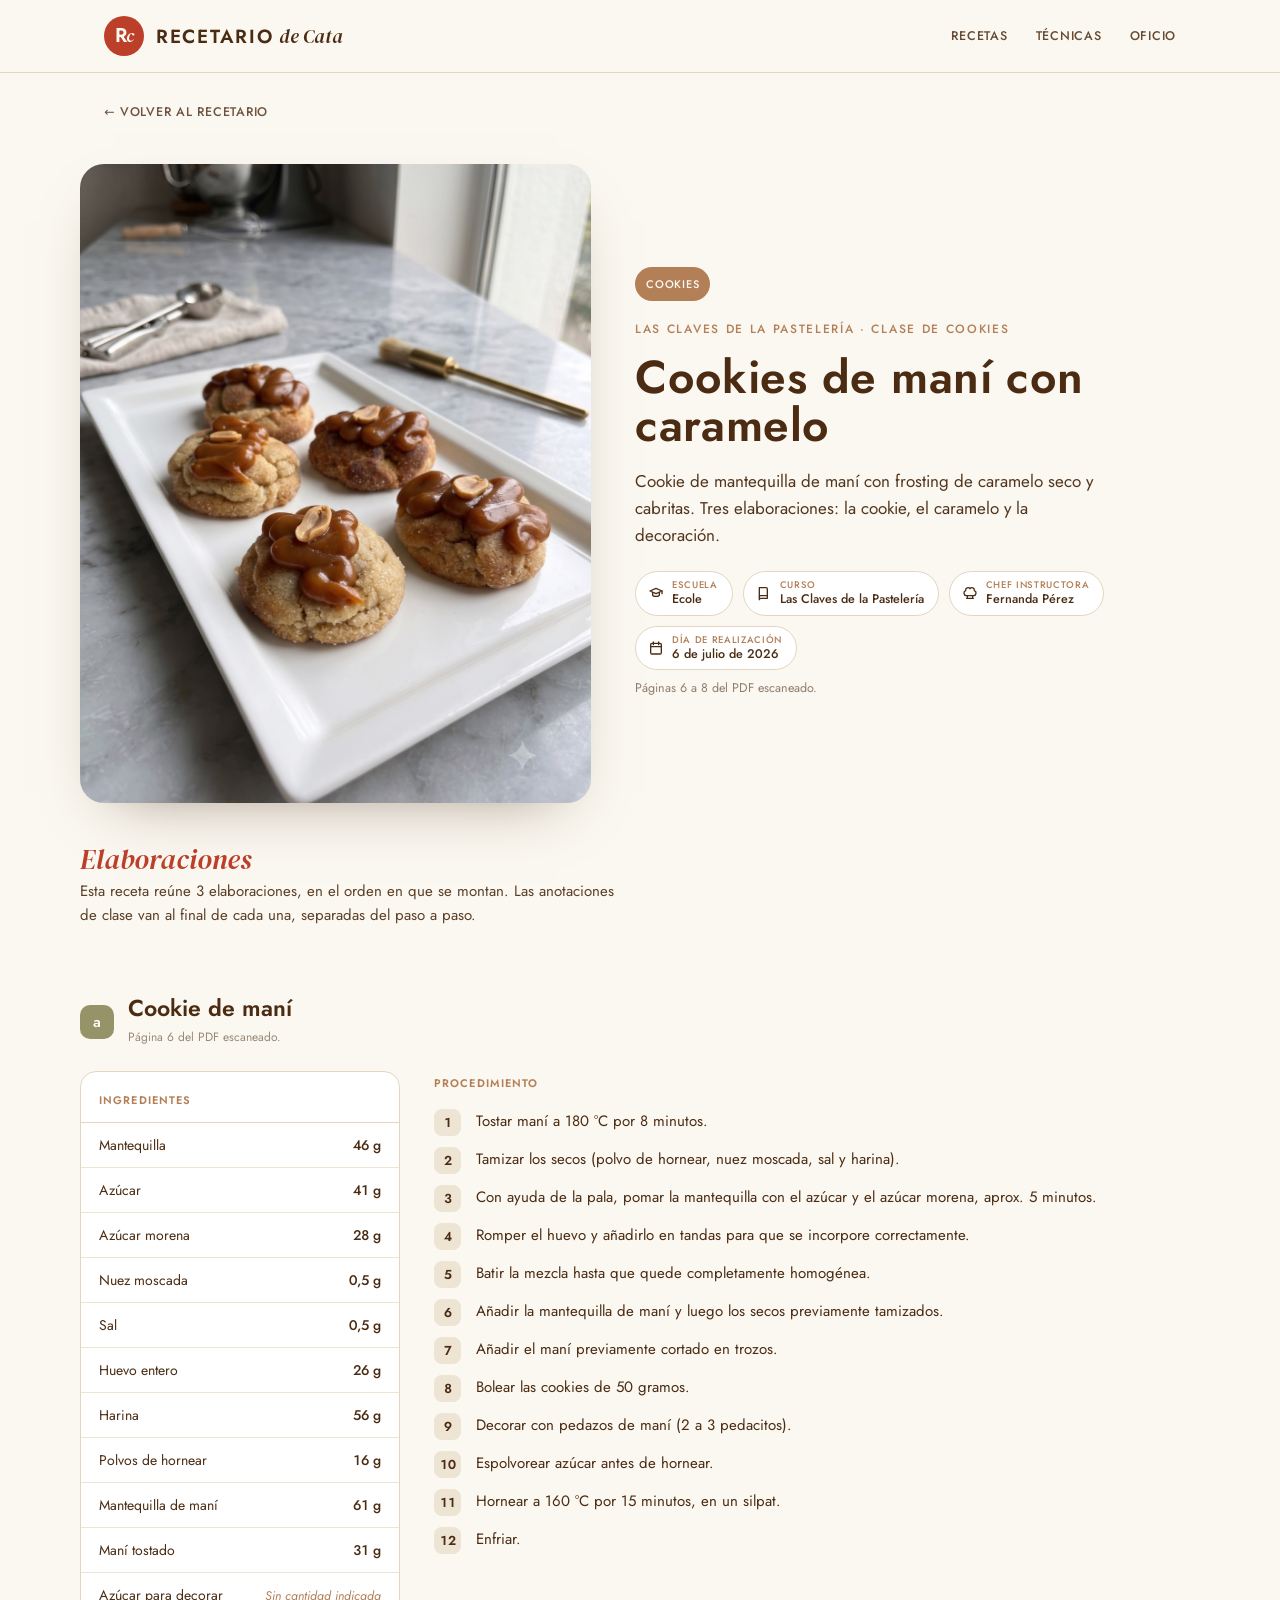
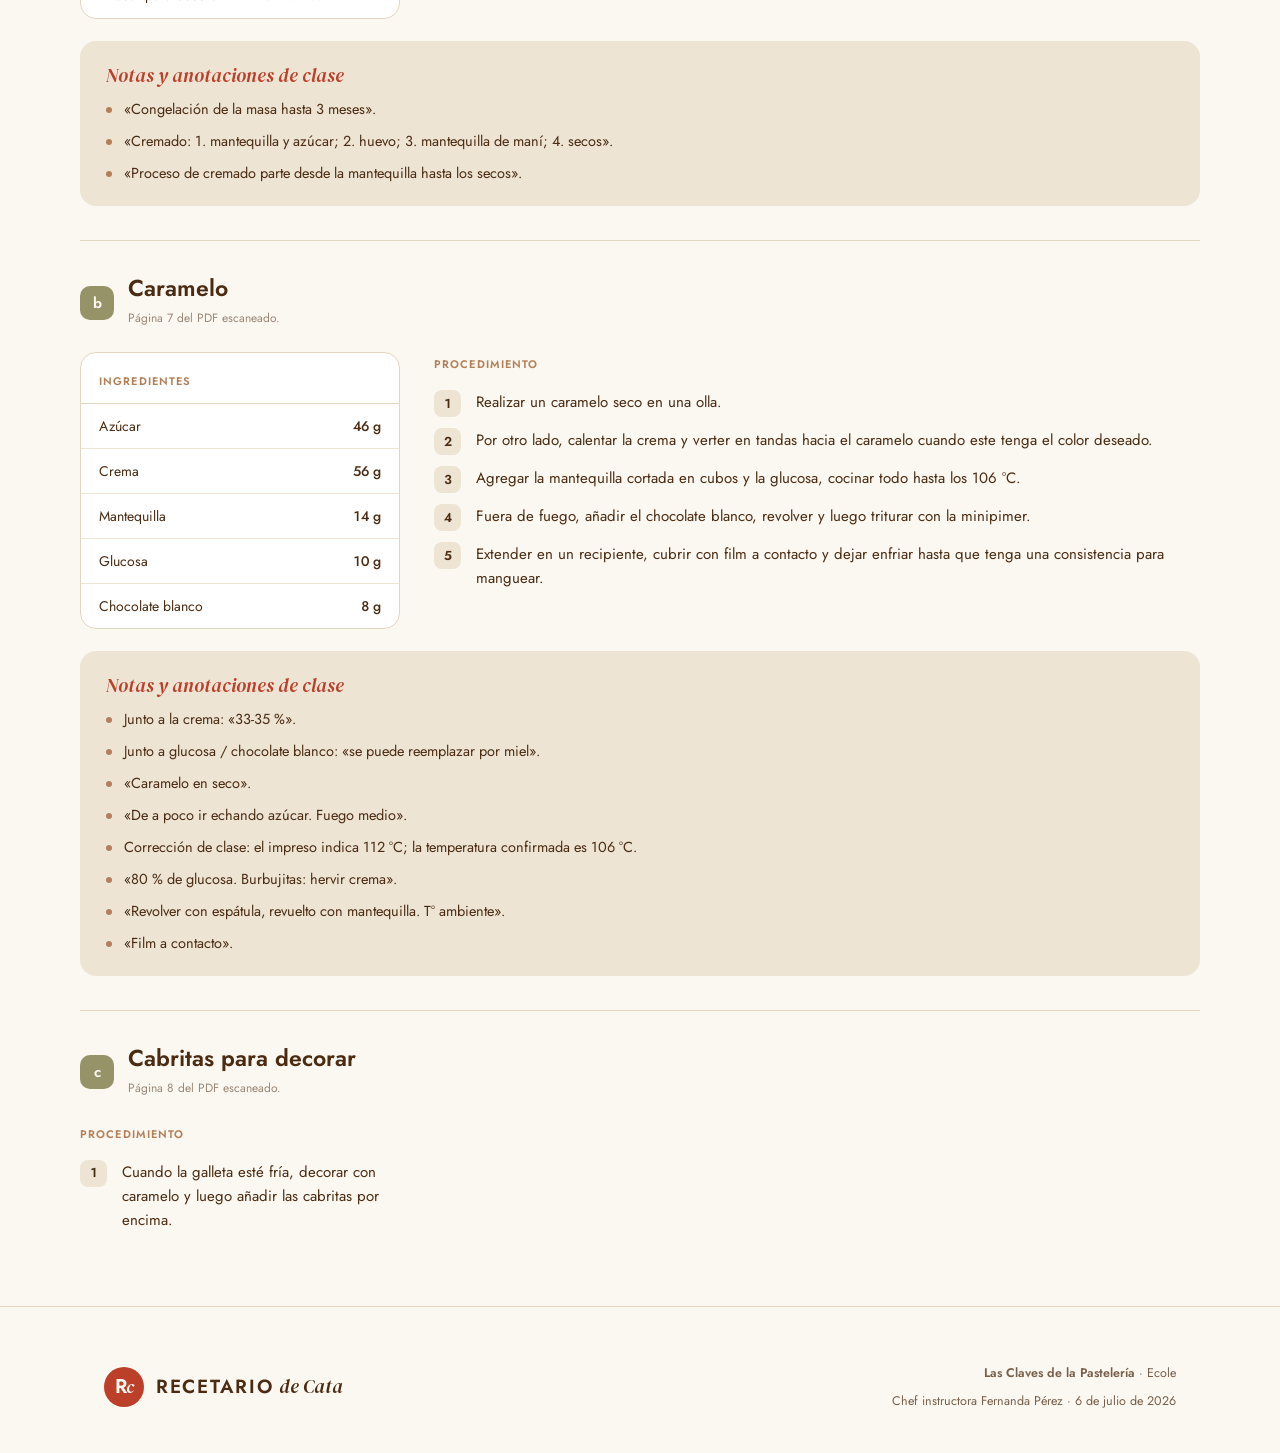
<file: recetas/cookie-mani-caramelo.html>
<!DOCTYPE html>
<html lang="es">
<head>
  <meta charset="UTF-8">
  <meta name="viewport" content="width=device-width, initial-scale=1.0">
  <title>Cookies de maní con caramelo · Recetario de Cata</title>
  <meta name="description" content="Cookie de mantequilla de maní con frosting de caramelo seco y cabritas. Tres elaboraciones: la cookie, el caramelo y la decoración.">
  <link rel="icon" href="data:image/svg+xml,%3Csvg xmlns='http://www.w3.org/2000/svg' viewBox='0 0 64 64'%3E%3Crect width='64' height='64' rx='22' fill='%23BC3F29'/%3E%3Ctext x='16' y='44' font-family='Georgia,serif' font-size='34' fill='%23FBF8F1'%3ER%3C/text%3E%3Ctext x='36' y='44' font-family='Georgia,serif' font-style='italic' font-size='30' fill='%23FBF8F1'%3Ec%3C/text%3E%3C/svg%3E">
  <link rel="preconnect" href="https://fonts.googleapis.com">
  <link rel="preconnect" href="https://fonts.gstatic.com" crossorigin>
  <link href="https://fonts.googleapis.com/css2?family=DM+Serif+Display:ital@1&family=Jost:wght@300;400;500;600;700&display=swap" rel="stylesheet">
  <link rel="stylesheet" href="../assets/estilos.css">
</head>
<body>

  <header>
    <div class="wrap nav">
      <a class="brand" href="../index.html">
        <span class="monogram"><span class="r">R</span><span class="c">c</span></span>
        <span class="wordmark"><span class="recetario">Recetario</span><span class="decata">de&nbsp;Cata</span></span>
      </a>
      <nav class="links">
        <a href="../index.html#recetas">Recetas</a>
        <a href="../index.html#tecnicas">Técnicas</a>
        <a href="../index.html#valores">Oficio</a>
      </nav>
    </div>
  </header>

  <main>
    <div class="wrap" style="padding-top:26px">
      <a class="volver" href="../index.html#recetas">← Volver al recetario</a>
    </div>

    <!-- Cabecera de la ficha -->
    <div class="wrap receta-hero">
      <div class="grid">
        <div class="foto">
          <img src="../assets/img/recetas/cookie-mani-caramelo.jpg" alt="Cookies de maní con caramelo" loading="lazy" width="1200" height="1500">
        </div>
        <div class="info">
          <span class="chip cat">Cookies</span>
          <p class="kicker">Las Claves de la Pastelería · Clase de Cookies</p>
          <h1>Cookies de maní con caramelo</h1>
          <p class="resumen">Cookie de mantequilla de maní con frosting de caramelo seco y cabritas. Tres elaboraciones: la cookie, el caramelo y la decoración.</p>
          <div class="tag-row"><span class="tag"><svg width="16" height="16" viewBox="0 0 24 24" fill="none" stroke="#4B2C13" stroke-width="2" stroke-linecap="round" stroke-linejoin="round"><path d="M3 9l9-4 9 4-9 4-9-4z"/><path d="M7 11v4c0 1.2 2.4 2 5 2s5-.8 5-2v-4"/><path d="M21 9v4"/></svg><span class="tg"><span class="k">Escuela</span><span class="val">Ecole</span></span></span><span class="tag"><svg width="16" height="16" viewBox="0 0 24 24" fill="none" stroke="#4B2C13" stroke-width="2" stroke-linecap="round" stroke-linejoin="round"><path d="M5 4h10a2 2 0 0 1 2 2v14H7a2 2 0 0 0-2 2z"/><path d="M5 18a2 2 0 0 1 2-2h10"/></svg><span class="tg"><span class="k">Curso</span><span class="val">Las Claves de la Pastelería</span></span></span><span class="tag"><svg width="16" height="16" viewBox="0 0 24 24" fill="none" stroke="#4B2C13" stroke-width="2" stroke-linecap="round" stroke-linejoin="round"><path d="M7 20h10"/><path d="M8 20v-4"/><path d="M16 20v-4"/><path d="M6.5 16a4 4 0 0 1-1-7.7A3.6 3.6 0 0 1 12 5.6a3.6 3.6 0 0 1 6.5 2.7 4 4 0 0 1-1 7.7z"/></svg><span class="tg"><span class="k">Chef instructora</span><span class="val">Fernanda Pérez</span></span></span><span class="tag"><svg width="16" height="16" viewBox="0 0 24 24" fill="none" stroke="#4B2C13" stroke-width="2" stroke-linecap="round" stroke-linejoin="round"><rect x="4" y="5" width="16" height="16" rx="2"/><path d="M4 10h16"/><path d="M8 3v4"/><path d="M16 3v4"/></svg><span class="tg"><span class="k">Día de realización</span><span class="val">6 de julio de 2026</span></span></span></div>
          <p class="fuente">Páginas 6 a 8 del PDF escaneado.</p>
        </div>
      </div>
    </div>

    <!-- Cuerpo -->
    <div class="wrap receta-body">
      <div class="intro-elab"><h2>Elaboraciones</h2><p>Esta receta reúne 3 elaboraciones, en el orden en que se montan. Las anotaciones de clase van al final de cada una, separadas del paso a paso.</p></div>
      <section class="componente"><div class="comp-head"><span class="comp-num">a</span><div><h3>Cookie de maní</h3><div class="comp-fuente">Página 6 del PDF escaneado.</div></div></div><div class="comp-grid"><div class="ingredientes"><div class="ing-title">Ingredientes</div><table><tbody><tr><td>Mantequilla</td><td class="cant">46 g</td></tr><tr><td>Azúcar</td><td class="cant">41 g</td></tr><tr><td>Azúcar morena</td><td class="cant">28 g</td></tr><tr><td>Nuez moscada</td><td class="cant">0,5 g</td></tr><tr><td>Sal</td><td class="cant">0,5 g</td></tr><tr><td>Huevo entero</td><td class="cant">26 g</td></tr><tr><td>Harina</td><td class="cant">56 g</td></tr><tr><td>Polvos de hornear</td><td class="cant">16 g</td></tr><tr><td>Mantequilla de maní</td><td class="cant">61 g</td></tr><tr><td>Maní tostado</td><td class="cant">31 g</td></tr><tr><td>Azúcar para decorar</td><td class="cant sin">Sin cantidad indicada</td></tr></tbody></table></div><div class="procedimiento"><div class="proc-title">Procedimiento</div><ol><li>Tostar maní a 180 °C por 8 minutos.</li><li>Tamizar los secos (polvo de hornear, nuez moscada, sal y harina).</li><li>Con ayuda de la pala, pomar la mantequilla con el azúcar y el azúcar morena, aprox. 5 minutos.</li><li>Romper el huevo y añadirlo en tandas para que se incorpore correctamente.</li><li>Batir la mezcla hasta que quede completamente homogénea.</li><li>Añadir la mantequilla de maní y luego los secos previamente tamizados.</li><li>Añadir el maní previamente cortado en trozos.</li><li>Bolear las cookies de 50 gramos.</li><li>Decorar con pedazos de maní (2 a 3 pedacitos).</li><li>Espolvorear azúcar antes de hornear.</li><li>Hornear a 160 °C por 15 minutos, en un silpat.</li><li>Enfriar.</li></ol></div></div><div class="notas"><div class="notas-label">Notas y anotaciones de clase</div><ul><li>«Congelación de la masa hasta 3 meses».</li><li>«Cremado: 1. mantequilla y azúcar; 2. huevo; 3. mantequilla de maní; 4. secos».</li><li>«Proceso de cremado parte desde la mantequilla hasta los secos».</li></ul></div></section><section class="componente"><div class="comp-head"><span class="comp-num">b</span><div><h3>Caramelo</h3><div class="comp-fuente">Página 7 del PDF escaneado.</div></div></div><div class="comp-grid"><div class="ingredientes"><div class="ing-title">Ingredientes</div><table><tbody><tr><td>Azúcar</td><td class="cant">46 g</td></tr><tr><td>Crema</td><td class="cant">56 g</td></tr><tr><td>Mantequilla</td><td class="cant">14 g</td></tr><tr><td>Glucosa</td><td class="cant">10 g</td></tr><tr><td>Chocolate blanco</td><td class="cant">8 g</td></tr></tbody></table></div><div class="procedimiento"><div class="proc-title">Procedimiento</div><ol><li>Realizar un caramelo seco en una olla.</li><li>Por otro lado, calentar la crema y verter en tandas hacia el caramelo cuando este tenga el color deseado.</li><li>Agregar la mantequilla cortada en cubos y la glucosa, cocinar todo hasta los 106 °C.</li><li>Fuera de fuego, añadir el chocolate blanco, revolver y luego triturar con la minipimer.</li><li>Extender en un recipiente, cubrir con film a contacto y dejar enfriar hasta que tenga una consistencia para manguear.</li></ol></div></div><div class="notas"><div class="notas-label">Notas y anotaciones de clase</div><ul><li>Junto a la crema: «33-35 %».</li><li>Junto a glucosa / chocolate blanco: «se puede reemplazar por miel».</li><li>«Caramelo en seco».</li><li>«De a poco ir echando azúcar. Fuego medio».</li><li>Corrección de clase: el impreso indica 112 °C; la temperatura confirmada es 106 °C.</li><li>«80 % de glucosa. Burbujitas: hervir crema».</li><li>«Revolver con espátula, revuelto con mantequilla. T° ambiente».</li><li>«Film a contacto».</li></ul></div></section><section class="componente"><div class="comp-head"><span class="comp-num">c</span><div><h3>Cabritas para decorar</h3><div class="comp-fuente">Página 8 del PDF escaneado.</div></div></div><div class="comp-grid"><div class="procedimiento"><div class="proc-title">Procedimiento</div><ol><li>Cuando la galleta esté fría, decorar con caramelo y luego añadir las cabritas por encima.</li></ol></div></div></section>
      
    </div>
  </main>

  <footer>
    <div class="wrap foot-row">
      <a class="brand" href="../index.html" style="text-decoration:none">
        <span class="monogram"><span class="r">R</span><span class="c">c</span></span>
        <span class="wordmark"><span class="recetario">Recetario</span><span class="decata">de&nbsp;Cata</span></span>
      </a>
      <div class="foot-credits">
        <span class="line"><b>Las Claves de la Pastelería</b> · Ecole</span>
        <span class="line">Chef instructora Fernanda Pérez · 6 de julio de 2026</span>
      </div>
    </div>
  </footer>

</body>
</html>
</file>
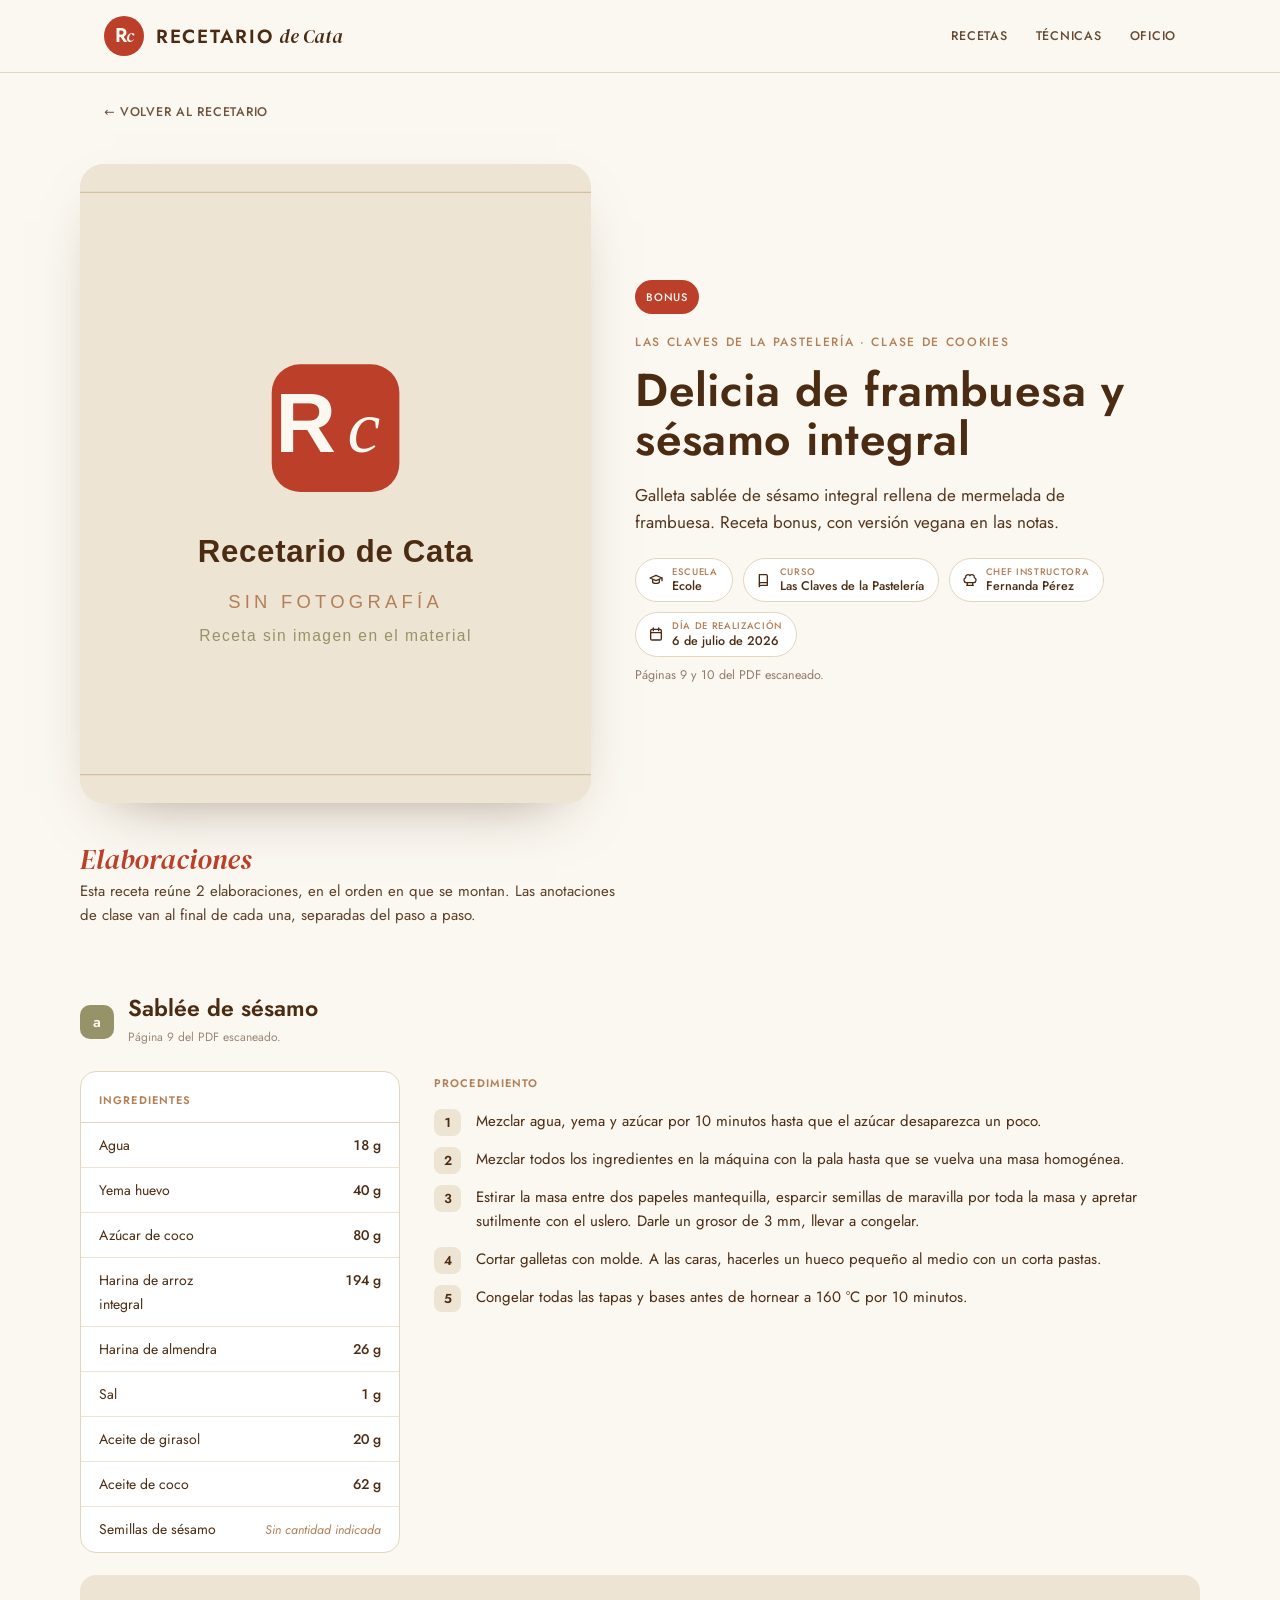
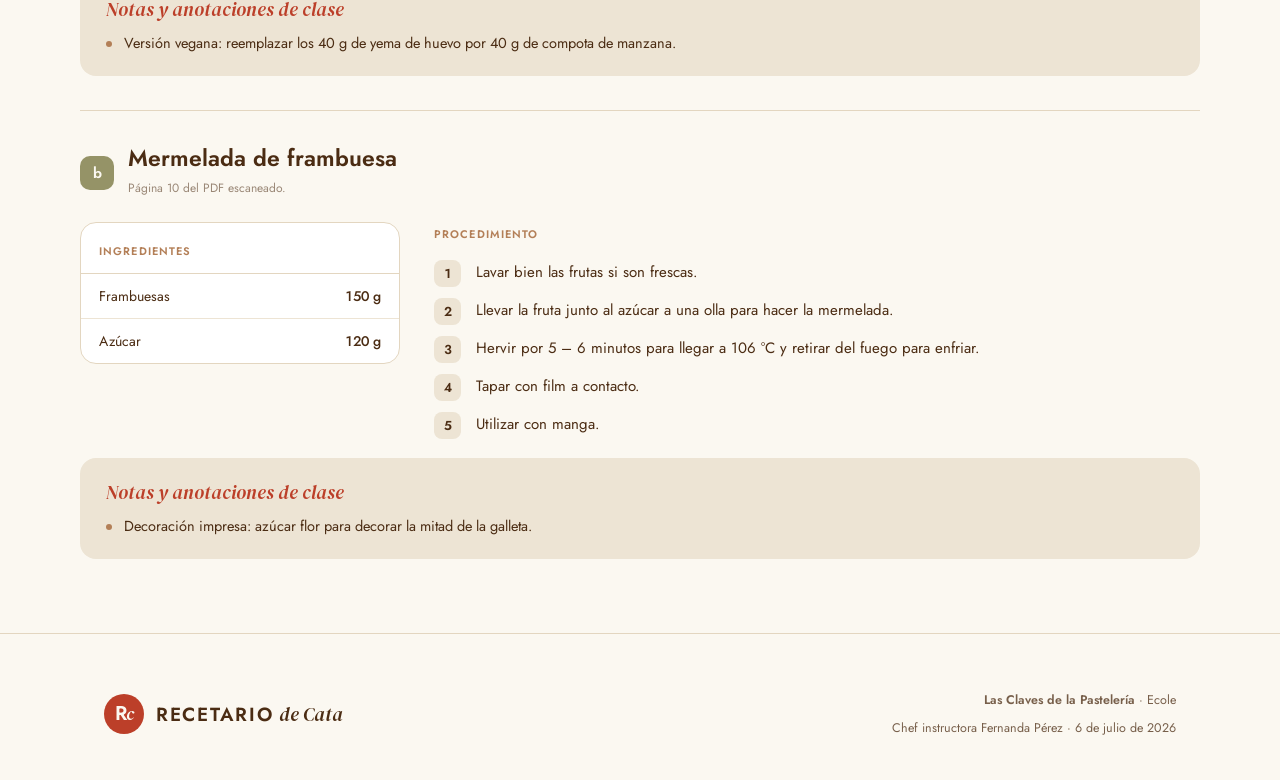
<file: recetas/delicia-frambuesa-sesamo.html>
<!DOCTYPE html>
<html lang="es">
<head>
  <meta charset="UTF-8">
  <meta name="viewport" content="width=device-width, initial-scale=1.0">
  <title>Delicia de frambuesa y sésamo integral · Recetario de Cata</title>
  <meta name="description" content="Galleta sablée de sésamo integral rellena de mermelada de frambuesa. Receta bonus, con versión vegana en las notas.">
  <link rel="icon" href="data:image/svg+xml,%3Csvg xmlns='http://www.w3.org/2000/svg' viewBox='0 0 64 64'%3E%3Crect width='64' height='64' rx='22' fill='%23BC3F29'/%3E%3Ctext x='16' y='44' font-family='Georgia,serif' font-size='34' fill='%23FBF8F1'%3ER%3C/text%3E%3Ctext x='36' y='44' font-family='Georgia,serif' font-style='italic' font-size='30' fill='%23FBF8F1'%3Ec%3C/text%3E%3C/svg%3E">
  <link rel="preconnect" href="https://fonts.googleapis.com">
  <link rel="preconnect" href="https://fonts.gstatic.com" crossorigin>
  <link href="https://fonts.googleapis.com/css2?family=DM+Serif+Display:ital@1&family=Jost:wght@300;400;500;600;700&display=swap" rel="stylesheet">
  <link rel="stylesheet" href="../assets/estilos.css">
</head>
<body>

  <header>
    <div class="wrap nav">
      <a class="brand" href="../index.html">
        <span class="monogram"><span class="r">R</span><span class="c">c</span></span>
        <span class="wordmark"><span class="recetario">Recetario</span><span class="decata">de&nbsp;Cata</span></span>
      </a>
      <nav class="links">
        <a href="../index.html#recetas">Recetas</a>
        <a href="../index.html#tecnicas">Técnicas</a>
        <a href="../index.html#valores">Oficio</a>
      </nav>
    </div>
  </header>

  <main>
    <div class="wrap" style="padding-top:26px">
      <a class="volver" href="../index.html#recetas">← Volver al recetario</a>
    </div>

    <!-- Cabecera de la ficha -->
    <div class="wrap receta-hero">
      <div class="grid">
        <div class="foto">
          <img src="../assets/img/recetas/placeholder.svg" alt="Sin fotografía en el material" loading="lazy" width="1200" height="1500">
        </div>
        <div class="info">
          <span class="chip bonus">Bonus</span>
          <p class="kicker">Las Claves de la Pastelería · Clase de Cookies</p>
          <h1>Delicia de frambuesa y sésamo integral</h1>
          <p class="resumen">Galleta sablée de sésamo integral rellena de mermelada de frambuesa. Receta bonus, con versión vegana en las notas.</p>
          <div class="tag-row"><span class="tag"><svg width="16" height="16" viewBox="0 0 24 24" fill="none" stroke="#4B2C13" stroke-width="2" stroke-linecap="round" stroke-linejoin="round"><path d="M3 9l9-4 9 4-9 4-9-4z"/><path d="M7 11v4c0 1.2 2.4 2 5 2s5-.8 5-2v-4"/><path d="M21 9v4"/></svg><span class="tg"><span class="k">Escuela</span><span class="val">Ecole</span></span></span><span class="tag"><svg width="16" height="16" viewBox="0 0 24 24" fill="none" stroke="#4B2C13" stroke-width="2" stroke-linecap="round" stroke-linejoin="round"><path d="M5 4h10a2 2 0 0 1 2 2v14H7a2 2 0 0 0-2 2z"/><path d="M5 18a2 2 0 0 1 2-2h10"/></svg><span class="tg"><span class="k">Curso</span><span class="val">Las Claves de la Pastelería</span></span></span><span class="tag"><svg width="16" height="16" viewBox="0 0 24 24" fill="none" stroke="#4B2C13" stroke-width="2" stroke-linecap="round" stroke-linejoin="round"><path d="M7 20h10"/><path d="M8 20v-4"/><path d="M16 20v-4"/><path d="M6.5 16a4 4 0 0 1-1-7.7A3.6 3.6 0 0 1 12 5.6a3.6 3.6 0 0 1 6.5 2.7 4 4 0 0 1-1 7.7z"/></svg><span class="tg"><span class="k">Chef instructora</span><span class="val">Fernanda Pérez</span></span></span><span class="tag"><svg width="16" height="16" viewBox="0 0 24 24" fill="none" stroke="#4B2C13" stroke-width="2" stroke-linecap="round" stroke-linejoin="round"><rect x="4" y="5" width="16" height="16" rx="2"/><path d="M4 10h16"/><path d="M8 3v4"/><path d="M16 3v4"/></svg><span class="tg"><span class="k">Día de realización</span><span class="val">6 de julio de 2026</span></span></span></div>
          <p class="fuente">Páginas 9 y 10 del PDF escaneado.</p>
        </div>
      </div>
    </div>

    <!-- Cuerpo -->
    <div class="wrap receta-body">
      <div class="intro-elab"><h2>Elaboraciones</h2><p>Esta receta reúne 2 elaboraciones, en el orden en que se montan. Las anotaciones de clase van al final de cada una, separadas del paso a paso.</p></div>
      <section class="componente"><div class="comp-head"><span class="comp-num">a</span><div><h3>Sablée de sésamo</h3><div class="comp-fuente">Página 9 del PDF escaneado.</div></div></div><div class="comp-grid"><div class="ingredientes"><div class="ing-title">Ingredientes</div><table><tbody><tr><td>Agua</td><td class="cant">18 g</td></tr><tr><td>Yema huevo</td><td class="cant">40 g</td></tr><tr><td>Azúcar de coco</td><td class="cant">80 g</td></tr><tr><td>Harina de arroz integral</td><td class="cant">194 g</td></tr><tr><td>Harina de almendra</td><td class="cant">26 g</td></tr><tr><td>Sal</td><td class="cant">1 g</td></tr><tr><td>Aceite de girasol</td><td class="cant">20 g</td></tr><tr><td>Aceite de coco</td><td class="cant">62 g</td></tr><tr><td>Semillas de sésamo</td><td class="cant sin">Sin cantidad indicada</td></tr></tbody></table></div><div class="procedimiento"><div class="proc-title">Procedimiento</div><ol><li>Mezclar agua, yema y azúcar por 10 minutos hasta que el azúcar desaparezca un poco.</li><li>Mezclar todos los ingredientes en la máquina con la pala hasta que se vuelva una masa homogénea.</li><li>Estirar la masa entre dos papeles mantequilla, esparcir semillas de maravilla por toda la masa y apretar sutilmente con el uslero. Darle un grosor de 3 mm, llevar a congelar.</li><li>Cortar galletas con molde. A las caras, hacerles un hueco pequeño al medio con un corta pastas.</li><li>Congelar todas las tapas y bases antes de hornear a 160 °C por 10 minutos.</li></ol></div></div><div class="notas"><div class="notas-label">Notas y anotaciones de clase</div><ul><li>Versión vegana: reemplazar los 40 g de yema de huevo por 40 g de compota de manzana.</li></ul></div></section><section class="componente"><div class="comp-head"><span class="comp-num">b</span><div><h3>Mermelada de frambuesa</h3><div class="comp-fuente">Página 10 del PDF escaneado.</div></div></div><div class="comp-grid"><div class="ingredientes"><div class="ing-title">Ingredientes</div><table><tbody><tr><td>Frambuesas</td><td class="cant">150 g</td></tr><tr><td>Azúcar</td><td class="cant">120 g</td></tr></tbody></table></div><div class="procedimiento"><div class="proc-title">Procedimiento</div><ol><li>Lavar bien las frutas si son frescas.</li><li>Llevar la fruta junto al azúcar a una olla para hacer la mermelada.</li><li>Hervir por 5 – 6 minutos para llegar a 106 °C y retirar del fuego para enfriar.</li><li>Tapar con film a contacto.</li><li>Utilizar con manga.</li></ol></div></div><div class="notas"><div class="notas-label">Notas y anotaciones de clase</div><ul><li>Decoración impresa: azúcar flor para decorar la mitad de la galleta.</li></ul></div></section>
      
    </div>
  </main>

  <footer>
    <div class="wrap foot-row">
      <a class="brand" href="../index.html" style="text-decoration:none">
        <span class="monogram"><span class="r">R</span><span class="c">c</span></span>
        <span class="wordmark"><span class="recetario">Recetario</span><span class="decata">de&nbsp;Cata</span></span>
      </a>
      <div class="foot-credits">
        <span class="line"><b>Las Claves de la Pastelería</b> · Ecole</span>
        <span class="line">Chef instructora Fernanda Pérez · 6 de julio de 2026</span>
      </div>
    </div>
  </footer>

</body>
</html>
</file>
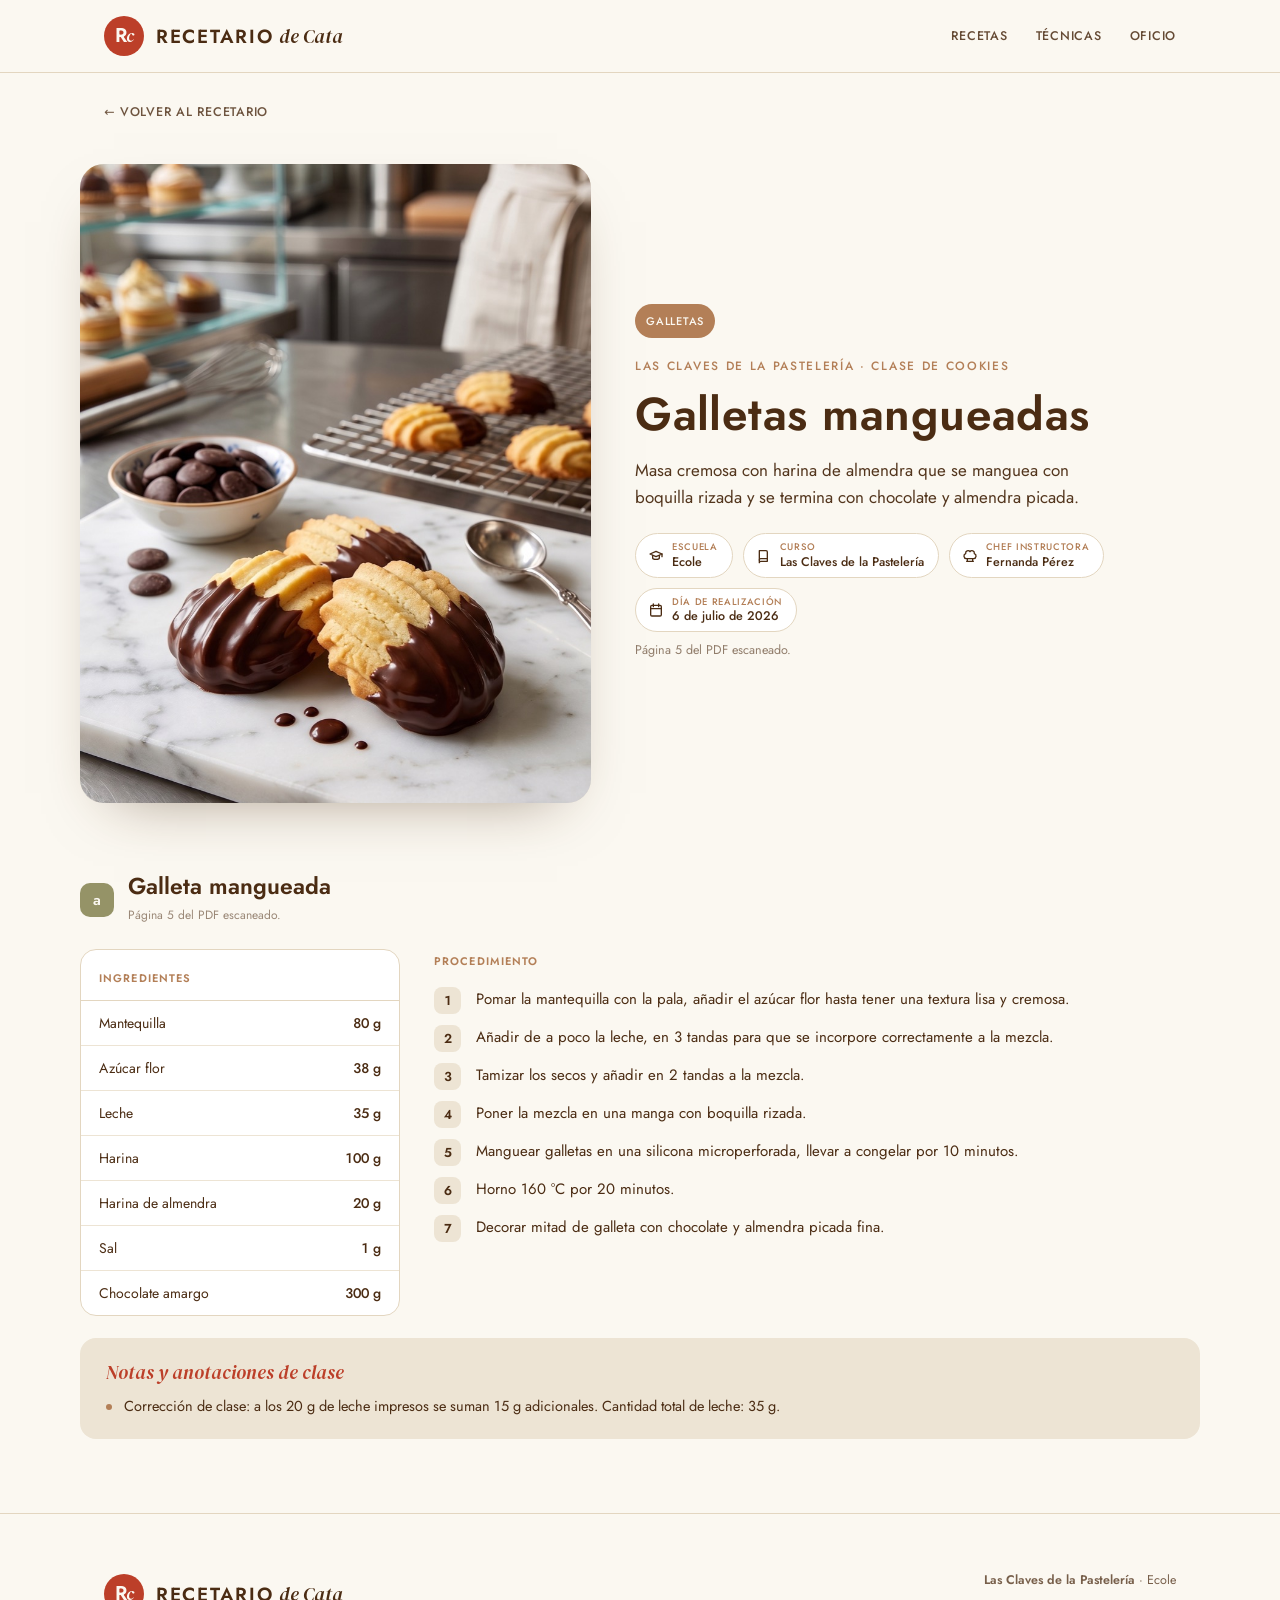
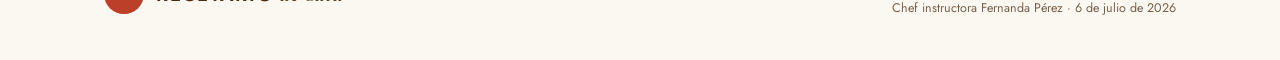
<file: recetas/galletas-mangueadas.html>
<!DOCTYPE html>
<html lang="es">
<head>
  <meta charset="UTF-8">
  <meta name="viewport" content="width=device-width, initial-scale=1.0">
  <title>Galletas mangueadas · Recetario de Cata</title>
  <meta name="description" content="Masa cremosa con harina de almendra que se manguea con boquilla rizada y se termina con chocolate y almendra picada.">
  <link rel="icon" href="data:image/svg+xml,%3Csvg xmlns='http://www.w3.org/2000/svg' viewBox='0 0 64 64'%3E%3Crect width='64' height='64' rx='22' fill='%23BC3F29'/%3E%3Ctext x='16' y='44' font-family='Georgia,serif' font-size='34' fill='%23FBF8F1'%3ER%3C/text%3E%3Ctext x='36' y='44' font-family='Georgia,serif' font-style='italic' font-size='30' fill='%23FBF8F1'%3Ec%3C/text%3E%3C/svg%3E">
  <link rel="preconnect" href="https://fonts.googleapis.com">
  <link rel="preconnect" href="https://fonts.gstatic.com" crossorigin>
  <link href="https://fonts.googleapis.com/css2?family=DM+Serif+Display:ital@1&family=Jost:wght@300;400;500;600;700&display=swap" rel="stylesheet">
  <link rel="stylesheet" href="../assets/estilos.css">
</head>
<body>

  <header>
    <div class="wrap nav">
      <a class="brand" href="../index.html">
        <span class="monogram"><span class="r">R</span><span class="c">c</span></span>
        <span class="wordmark"><span class="recetario">Recetario</span><span class="decata">de&nbsp;Cata</span></span>
      </a>
      <nav class="links">
        <a href="../index.html#recetas">Recetas</a>
        <a href="../index.html#tecnicas">Técnicas</a>
        <a href="../index.html#valores">Oficio</a>
      </nav>
    </div>
  </header>

  <main>
    <div class="wrap" style="padding-top:26px">
      <a class="volver" href="../index.html#recetas">← Volver al recetario</a>
    </div>

    <!-- Cabecera de la ficha -->
    <div class="wrap receta-hero">
      <div class="grid">
        <div class="foto">
          <img src="../assets/img/recetas/galletas-mangueadas.jpg" alt="Galletas mangueadas" loading="lazy" width="1200" height="1500">
        </div>
        <div class="info">
          <span class="chip cat">Galletas</span>
          <p class="kicker">Las Claves de la Pastelería · Clase de Cookies</p>
          <h1>Galletas mangueadas</h1>
          <p class="resumen">Masa cremosa con harina de almendra que se manguea con boquilla rizada y se termina con chocolate y almendra picada.</p>
          <div class="tag-row"><span class="tag"><svg width="16" height="16" viewBox="0 0 24 24" fill="none" stroke="#4B2C13" stroke-width="2" stroke-linecap="round" stroke-linejoin="round"><path d="M3 9l9-4 9 4-9 4-9-4z"/><path d="M7 11v4c0 1.2 2.4 2 5 2s5-.8 5-2v-4"/><path d="M21 9v4"/></svg><span class="tg"><span class="k">Escuela</span><span class="val">Ecole</span></span></span><span class="tag"><svg width="16" height="16" viewBox="0 0 24 24" fill="none" stroke="#4B2C13" stroke-width="2" stroke-linecap="round" stroke-linejoin="round"><path d="M5 4h10a2 2 0 0 1 2 2v14H7a2 2 0 0 0-2 2z"/><path d="M5 18a2 2 0 0 1 2-2h10"/></svg><span class="tg"><span class="k">Curso</span><span class="val">Las Claves de la Pastelería</span></span></span><span class="tag"><svg width="16" height="16" viewBox="0 0 24 24" fill="none" stroke="#4B2C13" stroke-width="2" stroke-linecap="round" stroke-linejoin="round"><path d="M7 20h10"/><path d="M8 20v-4"/><path d="M16 20v-4"/><path d="M6.5 16a4 4 0 0 1-1-7.7A3.6 3.6 0 0 1 12 5.6a3.6 3.6 0 0 1 6.5 2.7 4 4 0 0 1-1 7.7z"/></svg><span class="tg"><span class="k">Chef instructora</span><span class="val">Fernanda Pérez</span></span></span><span class="tag"><svg width="16" height="16" viewBox="0 0 24 24" fill="none" stroke="#4B2C13" stroke-width="2" stroke-linecap="round" stroke-linejoin="round"><rect x="4" y="5" width="16" height="16" rx="2"/><path d="M4 10h16"/><path d="M8 3v4"/><path d="M16 3v4"/></svg><span class="tg"><span class="k">Día de realización</span><span class="val">6 de julio de 2026</span></span></span></div>
          <p class="fuente">Página 5 del PDF escaneado.</p>
        </div>
      </div>
    </div>

    <!-- Cuerpo -->
    <div class="wrap receta-body">
      
      <section class="componente"><div class="comp-head"><span class="comp-num">a</span><div><h3>Galleta mangueada</h3><div class="comp-fuente">Página 5 del PDF escaneado.</div></div></div><div class="comp-grid"><div class="ingredientes"><div class="ing-title">Ingredientes</div><table><tbody><tr><td>Mantequilla</td><td class="cant">80 g</td></tr><tr><td>Azúcar flor</td><td class="cant">38 g</td></tr><tr><td>Leche</td><td class="cant">35 g</td></tr><tr><td>Harina</td><td class="cant">100 g</td></tr><tr><td>Harina de almendra</td><td class="cant">20 g</td></tr><tr><td>Sal</td><td class="cant">1 g</td></tr><tr><td>Chocolate amargo</td><td class="cant">300 g</td></tr></tbody></table></div><div class="procedimiento"><div class="proc-title">Procedimiento</div><ol><li>Pomar la mantequilla con la pala, añadir el azúcar flor hasta tener una textura lisa y cremosa.</li><li>Añadir de a poco la leche, en 3 tandas para que se incorpore correctamente a la mezcla.</li><li>Tamizar los secos y añadir en 2 tandas a la mezcla.</li><li>Poner la mezcla en una manga con boquilla rizada.</li><li>Manguear galletas en una silicona microperforada, llevar a congelar por 10 minutos.</li><li>Horno 160 °C por 20 minutos.</li><li>Decorar mitad de galleta con chocolate y almendra picada fina.</li></ol></div></div><div class="notas"><div class="notas-label">Notas y anotaciones de clase</div><ul><li>Corrección de clase: a los 20 g de leche impresos se suman 15 g adicionales. Cantidad total de leche: 35 g.</li></ul></div></section>
      
    </div>
  </main>

  <footer>
    <div class="wrap foot-row">
      <a class="brand" href="../index.html" style="text-decoration:none">
        <span class="monogram"><span class="r">R</span><span class="c">c</span></span>
        <span class="wordmark"><span class="recetario">Recetario</span><span class="decata">de&nbsp;Cata</span></span>
      </a>
      <div class="foot-credits">
        <span class="line"><b>Las Claves de la Pastelería</b> · Ecole</span>
        <span class="line">Chef instructora Fernanda Pérez · 6 de julio de 2026</span>
      </div>
    </div>
  </footer>

</body>
</html>
</file>
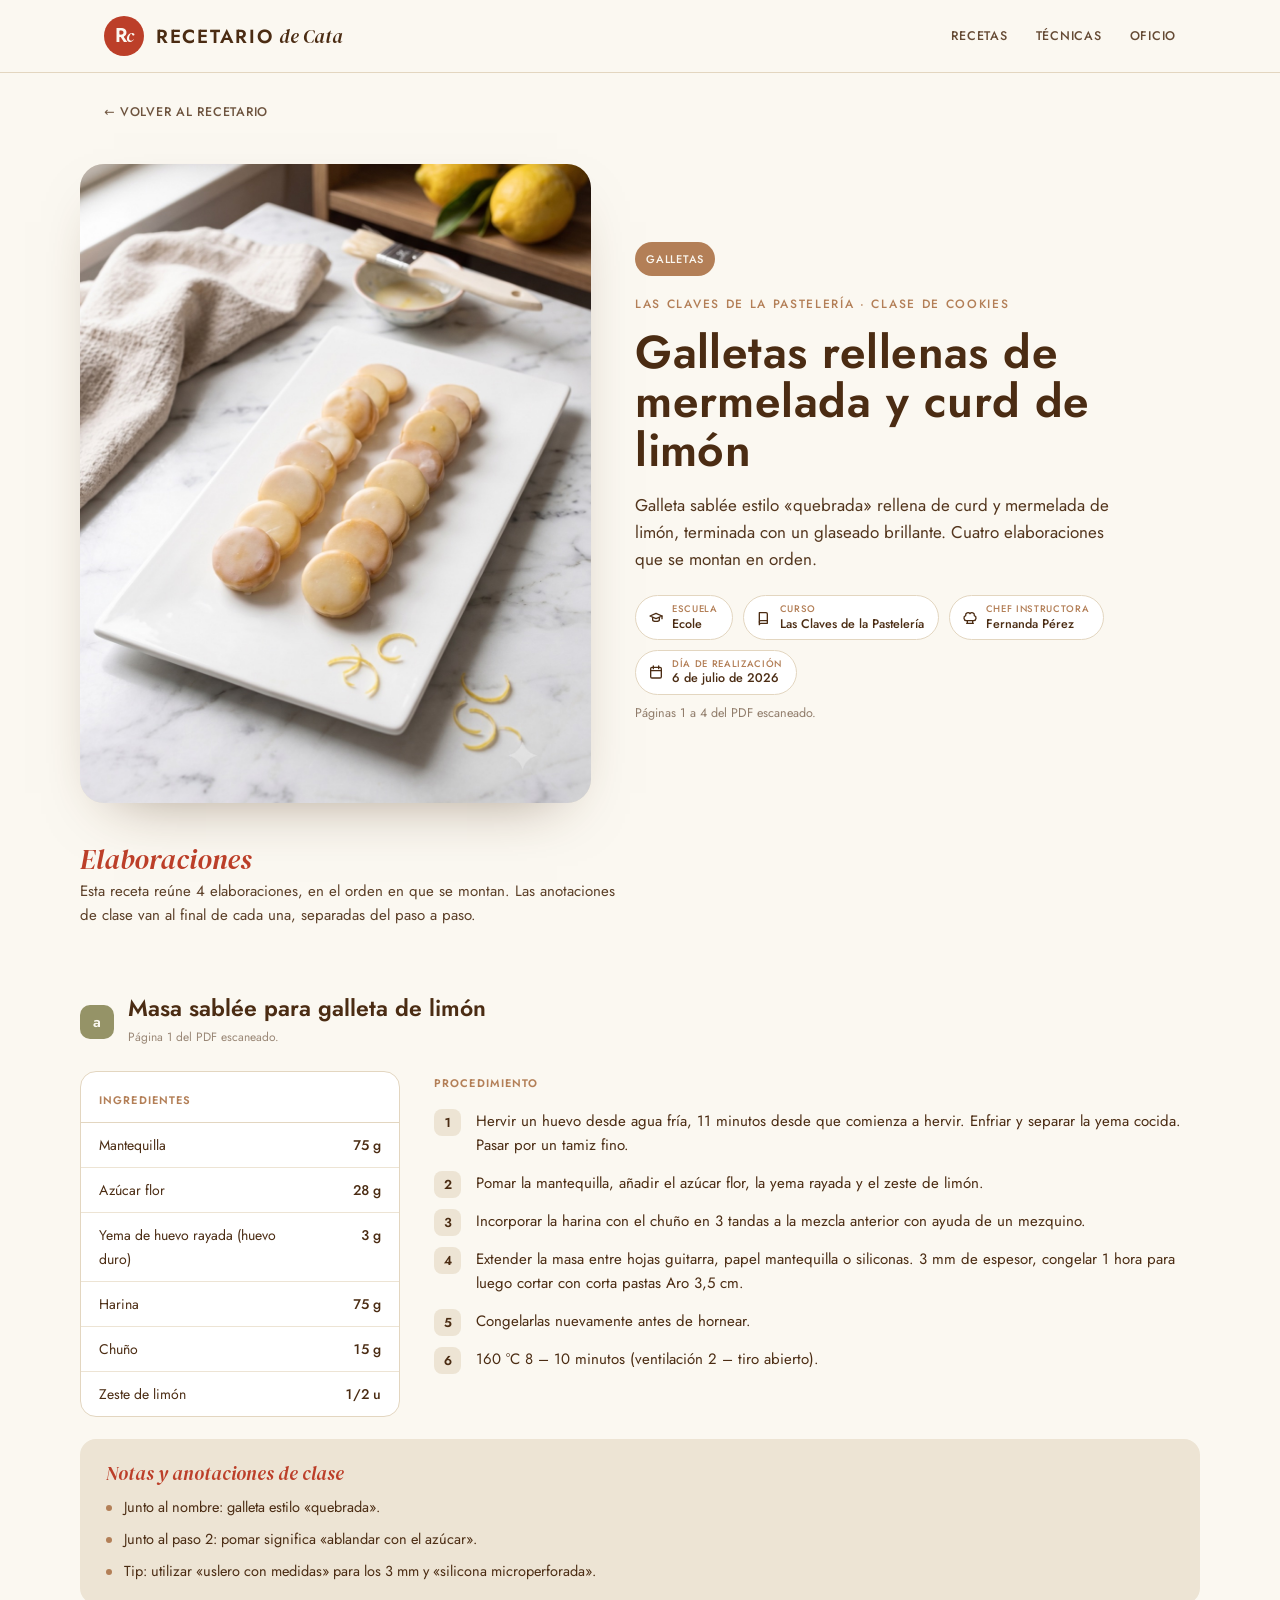
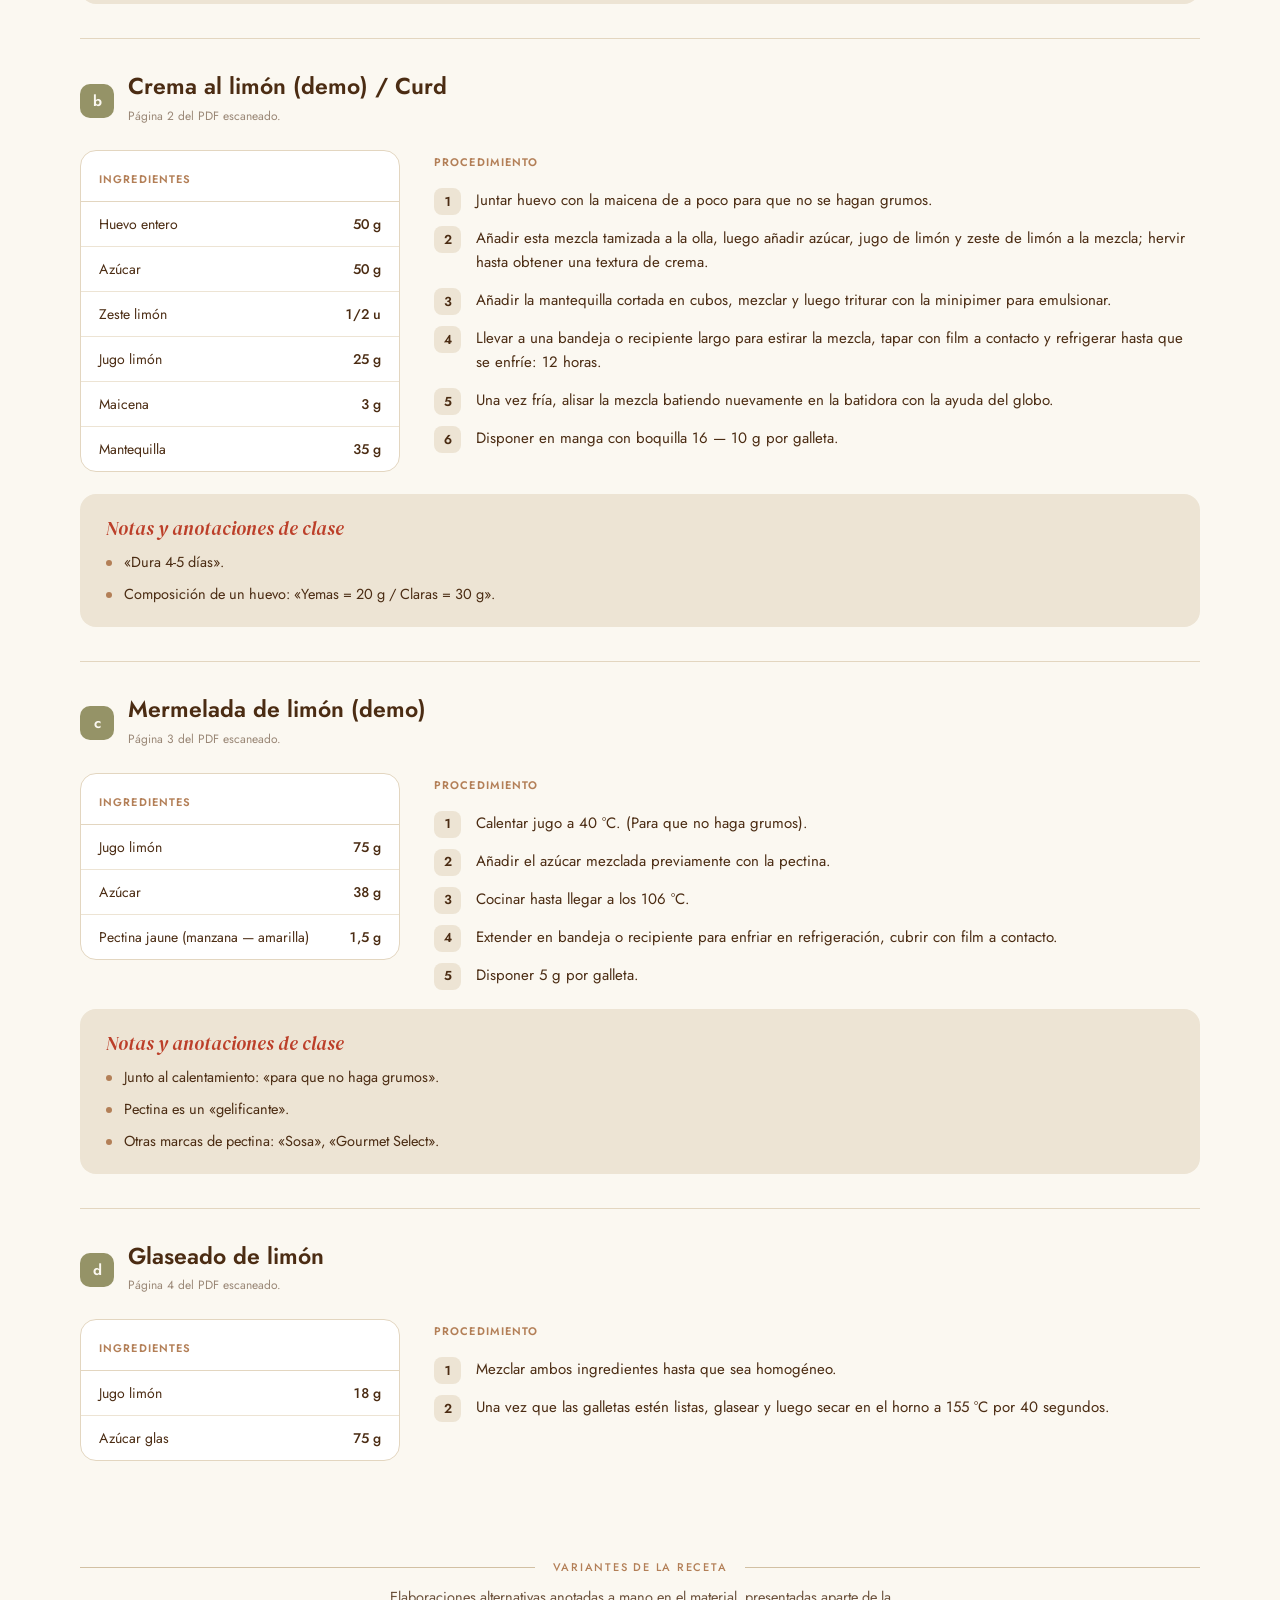
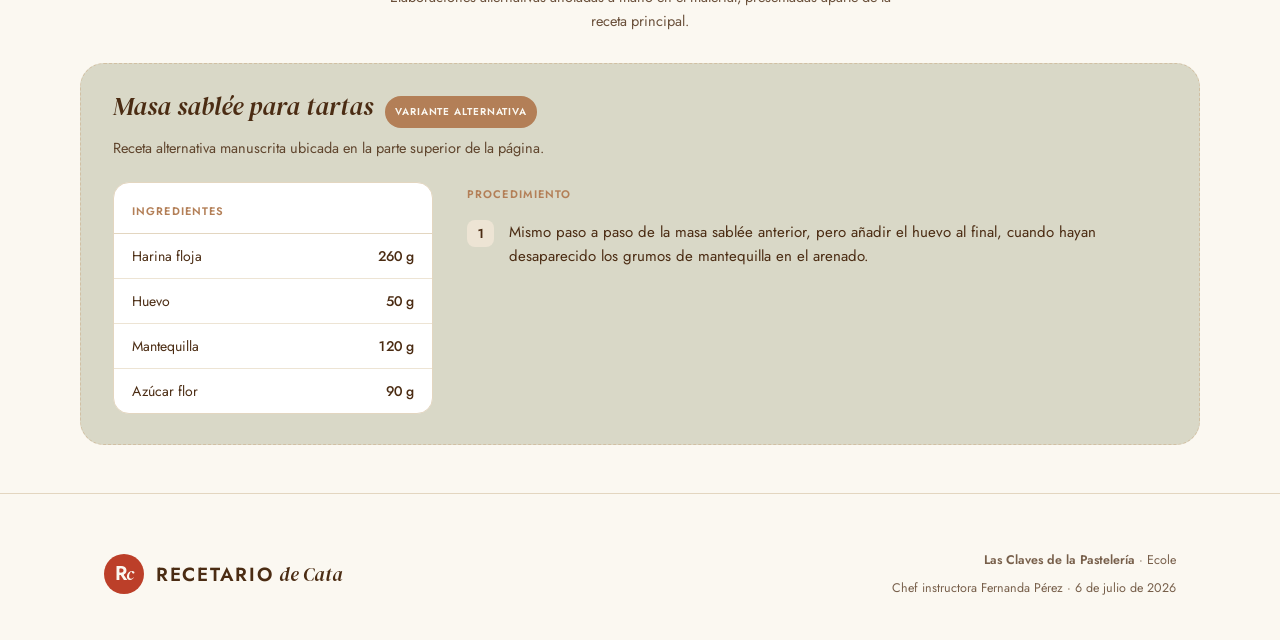
<file: recetas/galletas-rellenas-limon.html>
<!DOCTYPE html>
<html lang="es">
<head>
  <meta charset="UTF-8">
  <meta name="viewport" content="width=device-width, initial-scale=1.0">
  <title>Galletas rellenas de mermelada y curd de limón · Recetario de Cata</title>
  <meta name="description" content="Galleta sablée estilo «quebrada» rellena de curd y mermelada de limón, terminada con un glaseado brillante. Cuatro elaboraciones que se montan en orden.">
  <link rel="icon" href="data:image/svg+xml,%3Csvg xmlns='http://www.w3.org/2000/svg' viewBox='0 0 64 64'%3E%3Crect width='64' height='64' rx='22' fill='%23BC3F29'/%3E%3Ctext x='16' y='44' font-family='Georgia,serif' font-size='34' fill='%23FBF8F1'%3ER%3C/text%3E%3Ctext x='36' y='44' font-family='Georgia,serif' font-style='italic' font-size='30' fill='%23FBF8F1'%3Ec%3C/text%3E%3C/svg%3E">
  <link rel="preconnect" href="https://fonts.googleapis.com">
  <link rel="preconnect" href="https://fonts.gstatic.com" crossorigin>
  <link href="https://fonts.googleapis.com/css2?family=DM+Serif+Display:ital@1&family=Jost:wght@300;400;500;600;700&display=swap" rel="stylesheet">
  <link rel="stylesheet" href="../assets/estilos.css">
</head>
<body>

  <header>
    <div class="wrap nav">
      <a class="brand" href="../index.html">
        <span class="monogram"><span class="r">R</span><span class="c">c</span></span>
        <span class="wordmark"><span class="recetario">Recetario</span><span class="decata">de&nbsp;Cata</span></span>
      </a>
      <nav class="links">
        <a href="../index.html#recetas">Recetas</a>
        <a href="../index.html#tecnicas">Técnicas</a>
        <a href="../index.html#valores">Oficio</a>
      </nav>
    </div>
  </header>

  <main>
    <div class="wrap" style="padding-top:26px">
      <a class="volver" href="../index.html#recetas">← Volver al recetario</a>
    </div>

    <!-- Cabecera de la ficha -->
    <div class="wrap receta-hero">
      <div class="grid">
        <div class="foto">
          <img src="../assets/img/recetas/galletas-rellenas-limon.jpg" alt="Galletas rellenas de mermelada y curd de limón" loading="lazy" width="1200" height="1500">
        </div>
        <div class="info">
          <span class="chip cat">Galletas</span>
          <p class="kicker">Las Claves de la Pastelería · Clase de Cookies</p>
          <h1>Galletas rellenas de mermelada y curd de limón</h1>
          <p class="resumen">Galleta sablée estilo «quebrada» rellena de curd y mermelada de limón, terminada con un glaseado brillante. Cuatro elaboraciones que se montan en orden.</p>
          <div class="tag-row"><span class="tag"><svg width="16" height="16" viewBox="0 0 24 24" fill="none" stroke="#4B2C13" stroke-width="2" stroke-linecap="round" stroke-linejoin="round"><path d="M3 9l9-4 9 4-9 4-9-4z"/><path d="M7 11v4c0 1.2 2.4 2 5 2s5-.8 5-2v-4"/><path d="M21 9v4"/></svg><span class="tg"><span class="k">Escuela</span><span class="val">Ecole</span></span></span><span class="tag"><svg width="16" height="16" viewBox="0 0 24 24" fill="none" stroke="#4B2C13" stroke-width="2" stroke-linecap="round" stroke-linejoin="round"><path d="M5 4h10a2 2 0 0 1 2 2v14H7a2 2 0 0 0-2 2z"/><path d="M5 18a2 2 0 0 1 2-2h10"/></svg><span class="tg"><span class="k">Curso</span><span class="val">Las Claves de la Pastelería</span></span></span><span class="tag"><svg width="16" height="16" viewBox="0 0 24 24" fill="none" stroke="#4B2C13" stroke-width="2" stroke-linecap="round" stroke-linejoin="round"><path d="M7 20h10"/><path d="M8 20v-4"/><path d="M16 20v-4"/><path d="M6.5 16a4 4 0 0 1-1-7.7A3.6 3.6 0 0 1 12 5.6a3.6 3.6 0 0 1 6.5 2.7 4 4 0 0 1-1 7.7z"/></svg><span class="tg"><span class="k">Chef instructora</span><span class="val">Fernanda Pérez</span></span></span><span class="tag"><svg width="16" height="16" viewBox="0 0 24 24" fill="none" stroke="#4B2C13" stroke-width="2" stroke-linecap="round" stroke-linejoin="round"><rect x="4" y="5" width="16" height="16" rx="2"/><path d="M4 10h16"/><path d="M8 3v4"/><path d="M16 3v4"/></svg><span class="tg"><span class="k">Día de realización</span><span class="val">6 de julio de 2026</span></span></span></div>
          <p class="fuente">Páginas 1 a 4 del PDF escaneado.</p>
        </div>
      </div>
    </div>

    <!-- Cuerpo -->
    <div class="wrap receta-body">
      <div class="intro-elab"><h2>Elaboraciones</h2><p>Esta receta reúne 4 elaboraciones, en el orden en que se montan. Las anotaciones de clase van al final de cada una, separadas del paso a paso.</p></div>
      <section class="componente"><div class="comp-head"><span class="comp-num">a</span><div><h3>Masa sablée para galleta de limón</h3><div class="comp-fuente">Página 1 del PDF escaneado.</div></div></div><div class="comp-grid"><div class="ingredientes"><div class="ing-title">Ingredientes</div><table><tbody><tr><td>Mantequilla</td><td class="cant">75 g</td></tr><tr><td>Azúcar flor</td><td class="cant">28 g</td></tr><tr><td>Yema de huevo rayada (huevo duro)</td><td class="cant">3 g</td></tr><tr><td>Harina</td><td class="cant">75 g</td></tr><tr><td>Chuño</td><td class="cant">15 g</td></tr><tr><td>Zeste de limón</td><td class="cant">1/2 u</td></tr></tbody></table></div><div class="procedimiento"><div class="proc-title">Procedimiento</div><ol><li>Hervir un huevo desde agua fría, 11 minutos desde que comienza a hervir. Enfriar y separar la yema cocida. Pasar por un tamiz fino.</li><li>Pomar la mantequilla, añadir el azúcar flor, la yema rayada y el zeste de limón.</li><li>Incorporar la harina con el chuño en 3 tandas a la mezcla anterior con ayuda de un mezquino.</li><li>Extender la masa entre hojas guitarra, papel mantequilla o siliconas. 3 mm de espesor, congelar 1 hora para luego cortar con corta pastas Aro 3,5 cm.</li><li>Congelarlas nuevamente antes de hornear.</li><li>160 °C 8 – 10 minutos (ventilación 2 – tiro abierto).</li></ol></div></div><div class="notas"><div class="notas-label">Notas y anotaciones de clase</div><ul><li>Junto al nombre: galleta estilo «quebrada».</li><li>Junto al paso 2: pomar significa «ablandar con el azúcar».</li><li>Tip: utilizar «uslero con medidas» para los 3 mm y «silicona microperforada».</li></ul></div></section><section class="componente"><div class="comp-head"><span class="comp-num">b</span><div><h3>Crema al limón (demo) / Curd</h3><div class="comp-fuente">Página 2 del PDF escaneado.</div></div></div><div class="comp-grid"><div class="ingredientes"><div class="ing-title">Ingredientes</div><table><tbody><tr><td>Huevo entero</td><td class="cant">50 g</td></tr><tr><td>Azúcar</td><td class="cant">50 g</td></tr><tr><td>Zeste limón</td><td class="cant">1/2 u</td></tr><tr><td>Jugo limón</td><td class="cant">25 g</td></tr><tr><td>Maicena</td><td class="cant">3 g</td></tr><tr><td>Mantequilla</td><td class="cant">35 g</td></tr></tbody></table></div><div class="procedimiento"><div class="proc-title">Procedimiento</div><ol><li>Juntar huevo con la maicena de a poco para que no se hagan grumos.</li><li>Añadir esta mezcla tamizada a la olla, luego añadir azúcar, jugo de limón y zeste de limón a la mezcla; hervir hasta obtener una textura de crema.</li><li>Añadir la mantequilla cortada en cubos, mezclar y luego triturar con la minipimer para emulsionar.</li><li>Llevar a una bandeja o recipiente largo para estirar la mezcla, tapar con film a contacto y refrigerar hasta que se enfríe: 12 horas.</li><li>Una vez fría, alisar la mezcla batiendo nuevamente en la batidora con la ayuda del globo.</li><li>Disponer en manga con boquilla 16 — 10 g por galleta.</li></ol></div></div><div class="notas"><div class="notas-label">Notas y anotaciones de clase</div><ul><li>«Dura 4-5 días».</li><li>Composición de un huevo: «Yemas = 20 g / Claras = 30 g».</li></ul></div></section><section class="componente"><div class="comp-head"><span class="comp-num">c</span><div><h3>Mermelada de limón (demo)</h3><div class="comp-fuente">Página 3 del PDF escaneado.</div></div></div><div class="comp-grid"><div class="ingredientes"><div class="ing-title">Ingredientes</div><table><tbody><tr><td>Jugo limón</td><td class="cant">75 g</td></tr><tr><td>Azúcar</td><td class="cant">38 g</td></tr><tr><td>Pectina jaune (manzana — amarilla)</td><td class="cant">1,5 g</td></tr></tbody></table></div><div class="procedimiento"><div class="proc-title">Procedimiento</div><ol><li>Calentar jugo a 40 °C. (Para que no haga grumos).</li><li>Añadir el azúcar mezclada previamente con la pectina.</li><li>Cocinar hasta llegar a los 106 °C.</li><li>Extender en bandeja o recipiente para enfriar en refrigeración, cubrir con film a contacto.</li><li>Disponer 5 g por galleta.</li></ol></div></div><div class="notas"><div class="notas-label">Notas y anotaciones de clase</div><ul><li>Junto al calentamiento: «para que no haga grumos».</li><li>Pectina es un «gelificante».</li><li>Otras marcas de pectina: «Sosa», «Gourmet Select».</li></ul></div></section><section class="componente"><div class="comp-head"><span class="comp-num">d</span><div><h3>Glaseado de limón</h3><div class="comp-fuente">Página 4 del PDF escaneado.</div></div></div><div class="comp-grid"><div class="ingredientes"><div class="ing-title">Ingredientes</div><table><tbody><tr><td>Jugo limón</td><td class="cant">18 g</td></tr><tr><td>Azúcar glas</td><td class="cant">75 g</td></tr></tbody></table></div><div class="procedimiento"><div class="proc-title">Procedimiento</div><ol><li>Mezclar ambos ingredientes hasta que sea homogéneo.</li><li>Una vez que las galletas estén listas, glasear y luego secar en el horno a 155 °C por 40 segundos.</li></ol></div></div></section>
      <section class="alternativas"><div class="alt-divider"><span>Variantes de la receta</span></div><p class="alt-intro">Elaboraciones alternativas anotadas a mano en el material, presentadas aparte de la receta principal.</p><article class="alternativa"><div class="alt-head"><h3>Masa sablée para tartas</h3><span class="alt-tag">Variante alternativa</span></div><p class="alt-desc">Receta alternativa manuscrita ubicada en la parte superior de la página.</p><div class="comp-grid"><div class="ingredientes"><div class="ing-title">Ingredientes</div><table><tbody><tr><td>Harina floja</td><td class="cant">260 g</td></tr><tr><td>Huevo</td><td class="cant">50 g</td></tr><tr><td>Mantequilla</td><td class="cant">120 g</td></tr><tr><td>Azúcar flor</td><td class="cant">90 g</td></tr></tbody></table></div><div class="procedimiento"><div class="proc-title">Procedimiento</div><ol><li>Mismo paso a paso de la masa sablée anterior, pero añadir el huevo al final, cuando hayan desaparecido los grumos de mantequilla en el arenado.</li></ol></div></div></article></section>
    </div>
  </main>

  <footer>
    <div class="wrap foot-row">
      <a class="brand" href="../index.html" style="text-decoration:none">
        <span class="monogram"><span class="r">R</span><span class="c">c</span></span>
        <span class="wordmark"><span class="recetario">Recetario</span><span class="decata">de&nbsp;Cata</span></span>
      </a>
      <div class="foot-credits">
        <span class="line"><b>Las Claves de la Pastelería</b> · Ecole</span>
        <span class="line">Chef instructora Fernanda Pérez · 6 de julio de 2026</span>
      </div>
    </div>
  </footer>

</body>
</html>
</file>
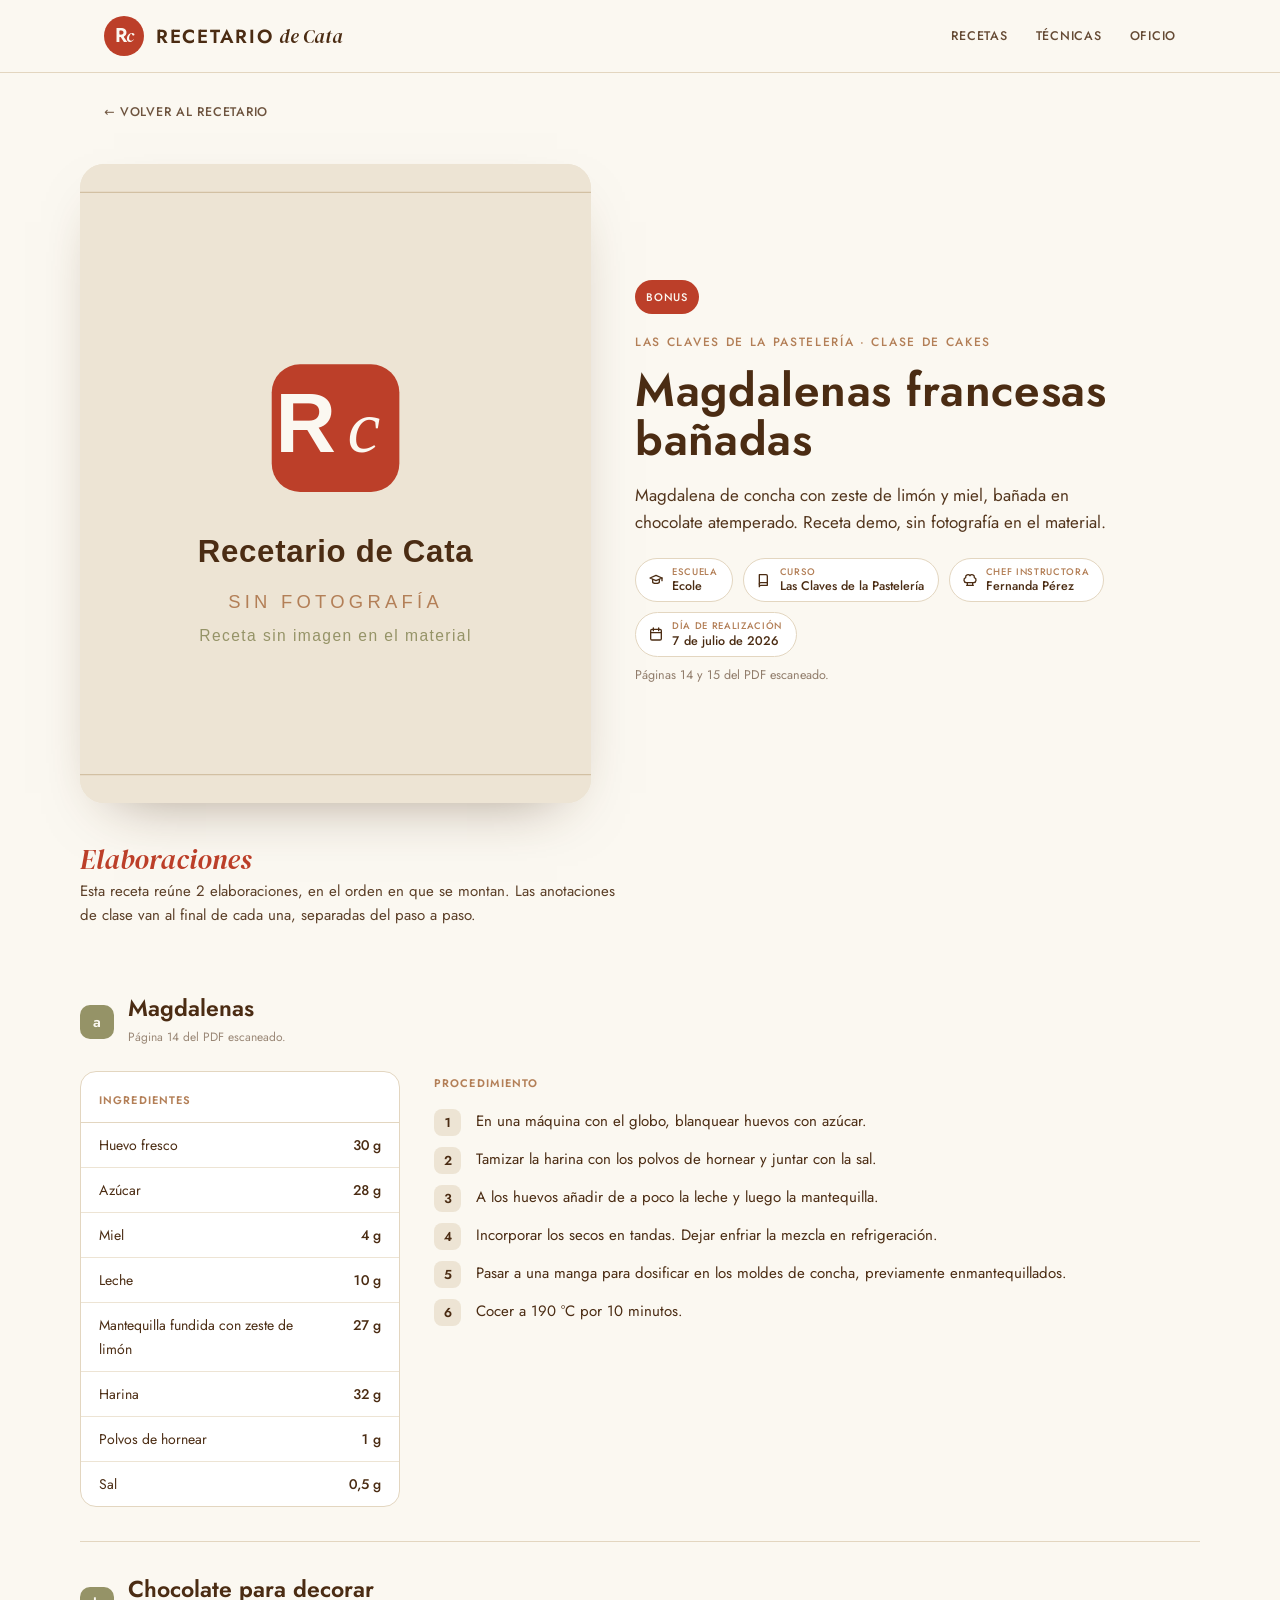
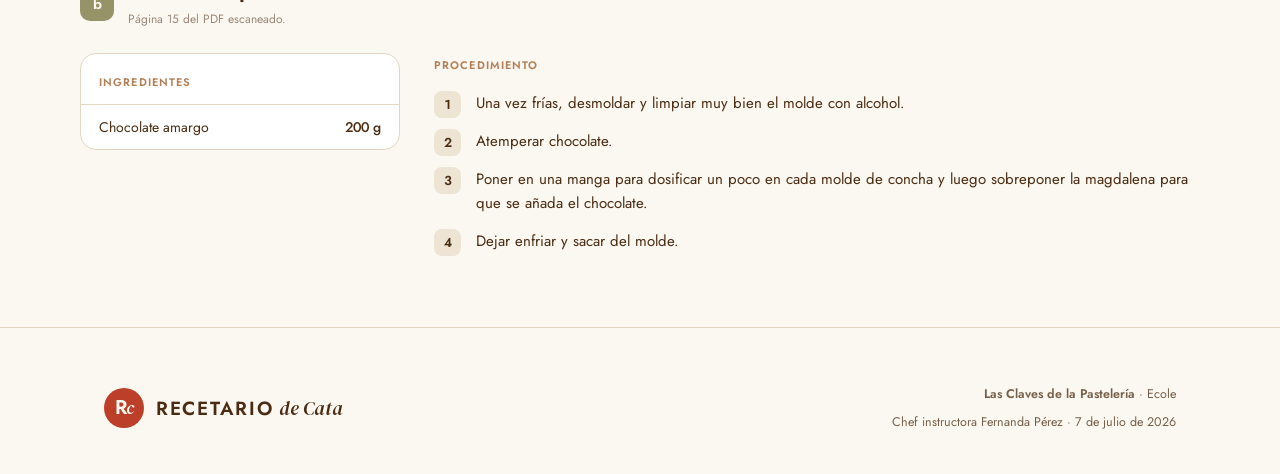
<file: recetas/magdalena-francesa.html>
<!DOCTYPE html>
<html lang="es">
<head>
  <meta charset="UTF-8">
  <meta name="viewport" content="width=device-width, initial-scale=1.0">
  <title>Magdalenas francesas bañadas · Recetario de Cata</title>
  <meta name="description" content="Magdalena de concha con zeste de limón y miel, bañada en chocolate atemperado. Receta demo, sin fotografía en el material.">
  <link rel="icon" href="data:image/svg+xml,%3Csvg xmlns='http://www.w3.org/2000/svg' viewBox='0 0 64 64'%3E%3Crect width='64' height='64' rx='22' fill='%23BC3F29'/%3E%3Ctext x='16' y='44' font-family='Georgia,serif' font-size='34' fill='%23FBF8F1'%3ER%3C/text%3E%3Ctext x='36' y='44' font-family='Georgia,serif' font-style='italic' font-size='30' fill='%23FBF8F1'%3Ec%3C/text%3E%3C/svg%3E">
  <link rel="preconnect" href="https://fonts.googleapis.com">
  <link rel="preconnect" href="https://fonts.gstatic.com" crossorigin>
  <link href="https://fonts.googleapis.com/css2?family=DM+Serif+Display:ital@1&family=Jost:wght@300;400;500;600;700&display=swap" rel="stylesheet">
  <link rel="stylesheet" href="../assets/estilos.css">
</head>
<body>

  <header>
    <div class="wrap nav">
      <a class="brand" href="../index.html">
        <span class="monogram"><span class="r">R</span><span class="c">c</span></span>
        <span class="wordmark"><span class="recetario">Recetario</span><span class="decata">de&nbsp;Cata</span></span>
      </a>
      <nav class="links">
        <a href="../index.html#recetas">Recetas</a>
        <a href="../index.html#tecnicas">Técnicas</a>
        <a href="../index.html#valores">Oficio</a>
      </nav>
    </div>
  </header>

  <main>
    <div class="wrap" style="padding-top:26px">
      <a class="volver" href="../index.html#recetas">← Volver al recetario</a>
    </div>

    <!-- Cabecera de la ficha -->
    <div class="wrap receta-hero">
      <div class="grid">
        <div class="foto">
          <img src="../assets/img/recetas/placeholder.svg" alt="Sin fotografía en el material" loading="lazy" width="1200" height="1500">
        </div>
        <div class="info">
          <span class="chip bonus">Bonus</span>
          <p class="kicker">Las Claves de la Pastelería · Clase de Cakes</p>
          <h1>Magdalenas francesas bañadas</h1>
          <p class="resumen">Magdalena de concha con zeste de limón y miel, bañada en chocolate atemperado. Receta demo, sin fotografía en el material.</p>
          <div class="tag-row"><span class="tag"><svg width="16" height="16" viewBox="0 0 24 24" fill="none" stroke="#4B2C13" stroke-width="2" stroke-linecap="round" stroke-linejoin="round"><path d="M3 9l9-4 9 4-9 4-9-4z"/><path d="M7 11v4c0 1.2 2.4 2 5 2s5-.8 5-2v-4"/><path d="M21 9v4"/></svg><span class="tg"><span class="k">Escuela</span><span class="val">Ecole</span></span></span><span class="tag"><svg width="16" height="16" viewBox="0 0 24 24" fill="none" stroke="#4B2C13" stroke-width="2" stroke-linecap="round" stroke-linejoin="round"><path d="M5 4h10a2 2 0 0 1 2 2v14H7a2 2 0 0 0-2 2z"/><path d="M5 18a2 2 0 0 1 2-2h10"/></svg><span class="tg"><span class="k">Curso</span><span class="val">Las Claves de la Pastelería</span></span></span><span class="tag"><svg width="16" height="16" viewBox="0 0 24 24" fill="none" stroke="#4B2C13" stroke-width="2" stroke-linecap="round" stroke-linejoin="round"><path d="M7 20h10"/><path d="M8 20v-4"/><path d="M16 20v-4"/><path d="M6.5 16a4 4 0 0 1-1-7.7A3.6 3.6 0 0 1 12 5.6a3.6 3.6 0 0 1 6.5 2.7 4 4 0 0 1-1 7.7z"/></svg><span class="tg"><span class="k">Chef instructora</span><span class="val">Fernanda Pérez</span></span></span><span class="tag"><svg width="16" height="16" viewBox="0 0 24 24" fill="none" stroke="#4B2C13" stroke-width="2" stroke-linecap="round" stroke-linejoin="round"><rect x="4" y="5" width="16" height="16" rx="2"/><path d="M4 10h16"/><path d="M8 3v4"/><path d="M16 3v4"/></svg><span class="tg"><span class="k">Día de realización</span><span class="val">7 de julio de 2026</span></span></span></div>
          <p class="fuente">Páginas 14 y 15 del PDF escaneado.</p>
        </div>
      </div>
    </div>

    <!-- Cuerpo -->
    <div class="wrap receta-body">
      <div class="intro-elab"><h2>Elaboraciones</h2><p>Esta receta reúne 2 elaboraciones, en el orden en que se montan. Las anotaciones de clase van al final de cada una, separadas del paso a paso.</p></div>
      <section class="componente"><div class="comp-head"><span class="comp-num">a</span><div><h3>Magdalenas</h3><div class="comp-fuente">Página 14 del PDF escaneado.</div></div></div><div class="comp-grid"><div class="ingredientes"><div class="ing-title">Ingredientes</div><table><tbody><tr><td>Huevo fresco</td><td class="cant">30 g</td></tr><tr><td>Azúcar</td><td class="cant">28 g</td></tr><tr><td>Miel</td><td class="cant">4 g</td></tr><tr><td>Leche</td><td class="cant">10 g</td></tr><tr><td>Mantequilla fundida con zeste de limón</td><td class="cant">27 g</td></tr><tr><td>Harina</td><td class="cant">32 g</td></tr><tr><td>Polvos de hornear</td><td class="cant">1 g</td></tr><tr><td>Sal</td><td class="cant">0,5 g</td></tr></tbody></table></div><div class="procedimiento"><div class="proc-title">Procedimiento</div><ol><li>En una máquina con el globo, blanquear huevos con azúcar.</li><li>Tamizar la harina con los polvos de hornear y juntar con la sal.</li><li>A los huevos añadir de a poco la leche y luego la mantequilla.</li><li>Incorporar los secos en tandas. Dejar enfriar la mezcla en refrigeración.</li><li>Pasar a una manga para dosificar en los moldes de concha, previamente enmantequillados.</li><li>Cocer a 190 °C por 10 minutos.</li></ol></div></div></section><section class="componente"><div class="comp-head"><span class="comp-num">b</span><div><h3>Chocolate para decorar</h3><div class="comp-fuente">Página 15 del PDF escaneado.</div></div></div><div class="comp-grid"><div class="ingredientes"><div class="ing-title">Ingredientes</div><table><tbody><tr><td>Chocolate amargo</td><td class="cant">200 g</td></tr></tbody></table></div><div class="procedimiento"><div class="proc-title">Procedimiento</div><ol><li>Una vez frías, desmoldar y limpiar muy bien el molde con alcohol.</li><li>Atemperar chocolate.</li><li>Poner en una manga para dosificar un poco en cada molde de concha y luego sobreponer la magdalena para que se añada el chocolate.</li><li>Dejar enfriar y sacar del molde.</li></ol></div></div></section>
      
    </div>
  </main>

  <footer>
    <div class="wrap foot-row">
      <a class="brand" href="../index.html" style="text-decoration:none">
        <span class="monogram"><span class="r">R</span><span class="c">c</span></span>
        <span class="wordmark"><span class="recetario">Recetario</span><span class="decata">de&nbsp;Cata</span></span>
      </a>
      <div class="foot-credits">
        <span class="line"><b>Las Claves de la Pastelería</b> · Ecole</span>
        <span class="line">Chef instructora Fernanda Pérez · 7 de julio de 2026</span>
      </div>
    </div>
  </footer>

</body>
</html>
</file>
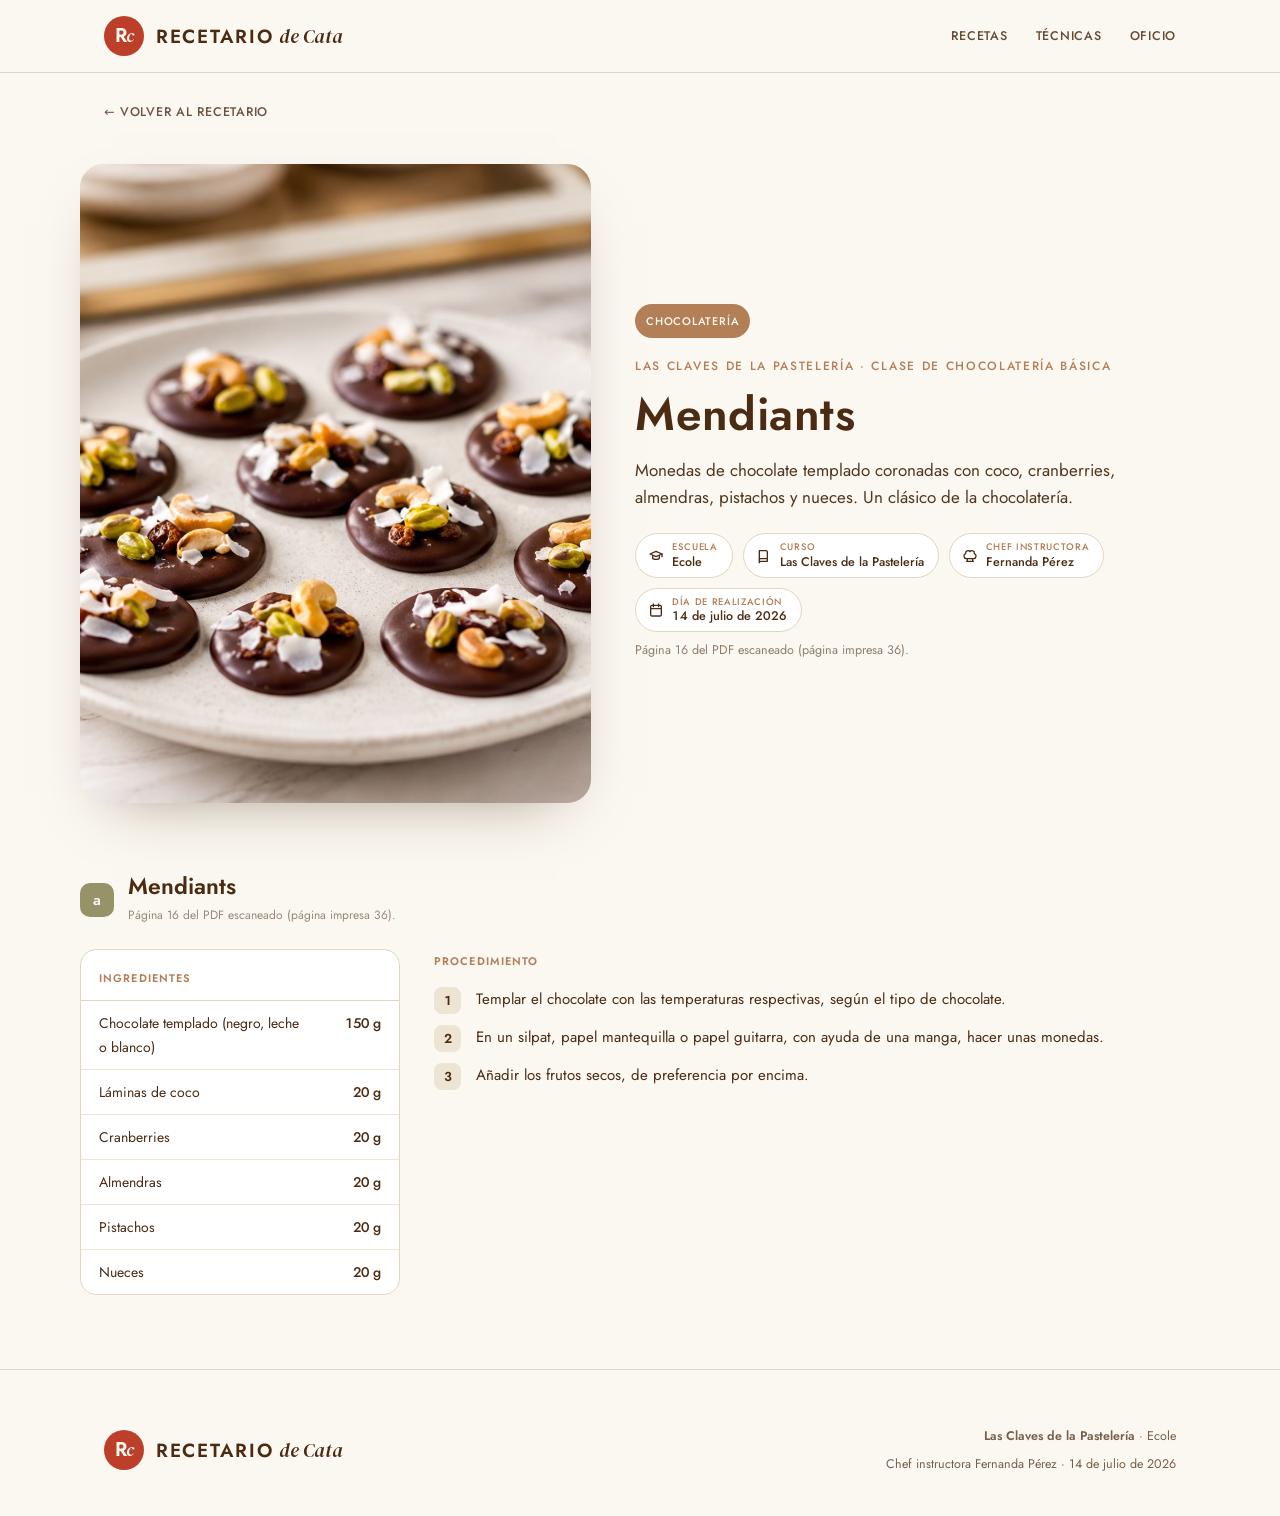
<file: recetas/mendiants.html>
<!DOCTYPE html>
<html lang="es">
<head>
  <meta charset="UTF-8">
  <meta name="viewport" content="width=device-width, initial-scale=1.0">
  <title>Mendiants · Recetario de Cata</title>
  <meta name="description" content="Monedas de chocolate templado coronadas con coco, cranberries, almendras, pistachos y nueces. Un clásico de la chocolatería.">
  <link rel="icon" href="data:image/svg+xml,%3Csvg xmlns='http://www.w3.org/2000/svg' viewBox='0 0 64 64'%3E%3Crect width='64' height='64' rx='22' fill='%23BC3F29'/%3E%3Ctext x='16' y='44' font-family='Georgia,serif' font-size='34' fill='%23FBF8F1'%3ER%3C/text%3E%3Ctext x='36' y='44' font-family='Georgia,serif' font-style='italic' font-size='30' fill='%23FBF8F1'%3Ec%3C/text%3E%3C/svg%3E">
  <link rel="preconnect" href="https://fonts.googleapis.com">
  <link rel="preconnect" href="https://fonts.gstatic.com" crossorigin>
  <link href="https://fonts.googleapis.com/css2?family=DM+Serif+Display:ital@1&family=Jost:wght@300;400;500;600;700&display=swap" rel="stylesheet">
  <link rel="stylesheet" href="../assets/estilos.css">
</head>
<body>

  <header>
    <div class="wrap nav">
      <a class="brand" href="../index.html">
        <span class="monogram"><span class="r">R</span><span class="c">c</span></span>
        <span class="wordmark"><span class="recetario">Recetario</span><span class="decata">de&nbsp;Cata</span></span>
      </a>
      <nav class="links">
        <a href="../index.html#recetas">Recetas</a>
        <a href="../index.html#tecnicas">Técnicas</a>
        <a href="../index.html#valores">Oficio</a>
      </nav>
    </div>
  </header>

  <main>
    <div class="wrap" style="padding-top:26px">
      <a class="volver" href="../index.html#recetas">← Volver al recetario</a>
    </div>

    <!-- Cabecera de la ficha -->
    <div class="wrap receta-hero">
      <div class="grid">
        <div class="foto">
          <img src="../assets/img/recetas/mendiants.jpg" alt="Mendiants" loading="lazy" width="1200" height="1500">
        </div>
        <div class="info">
          <span class="chip cat">Chocolatería</span>
          <p class="kicker">Las Claves de la Pastelería · Clase de Chocolatería básica</p>
          <h1>Mendiants</h1>
          <p class="resumen">Monedas de chocolate templado coronadas con coco, cranberries, almendras, pistachos y nueces. Un clásico de la chocolatería.</p>
          <div class="tag-row"><span class="tag"><svg width="16" height="16" viewBox="0 0 24 24" fill="none" stroke="#4B2C13" stroke-width="2" stroke-linecap="round" stroke-linejoin="round"><path d="M3 9l9-4 9 4-9 4-9-4z"/><path d="M7 11v4c0 1.2 2.4 2 5 2s5-.8 5-2v-4"/><path d="M21 9v4"/></svg><span class="tg"><span class="k">Escuela</span><span class="val">Ecole</span></span></span><span class="tag"><svg width="16" height="16" viewBox="0 0 24 24" fill="none" stroke="#4B2C13" stroke-width="2" stroke-linecap="round" stroke-linejoin="round"><path d="M5 4h10a2 2 0 0 1 2 2v14H7a2 2 0 0 0-2 2z"/><path d="M5 18a2 2 0 0 1 2-2h10"/></svg><span class="tg"><span class="k">Curso</span><span class="val">Las Claves de la Pastelería</span></span></span><span class="tag"><svg width="16" height="16" viewBox="0 0 24 24" fill="none" stroke="#4B2C13" stroke-width="2" stroke-linecap="round" stroke-linejoin="round"><path d="M7 20h10"/><path d="M8 20v-4"/><path d="M16 20v-4"/><path d="M6.5 16a4 4 0 0 1-1-7.7A3.6 3.6 0 0 1 12 5.6a3.6 3.6 0 0 1 6.5 2.7 4 4 0 0 1-1 7.7z"/></svg><span class="tg"><span class="k">Chef instructora</span><span class="val">Fernanda Pérez</span></span></span><span class="tag"><svg width="16" height="16" viewBox="0 0 24 24" fill="none" stroke="#4B2C13" stroke-width="2" stroke-linecap="round" stroke-linejoin="round"><rect x="4" y="5" width="16" height="16" rx="2"/><path d="M4 10h16"/><path d="M8 3v4"/><path d="M16 3v4"/></svg><span class="tg"><span class="k">Día de realización</span><span class="val">14 de julio de 2026</span></span></span></div>
          <p class="fuente">Página 16 del PDF escaneado (página impresa 36).</p>
        </div>
      </div>
    </div>

    <!-- Cuerpo -->
    <div class="wrap receta-body">
      
      <section class="componente"><div class="comp-head"><span class="comp-num">a</span><div><h3>Mendiants</h3><div class="comp-fuente">Página 16 del PDF escaneado (página impresa 36).</div></div></div><div class="comp-grid"><div class="ingredientes"><div class="ing-title">Ingredientes</div><table><tbody><tr><td>Chocolate templado (negro, leche o blanco)</td><td class="cant">150 g</td></tr><tr><td>Láminas de coco</td><td class="cant">20 g</td></tr><tr><td>Cranberries</td><td class="cant">20 g</td></tr><tr><td>Almendras</td><td class="cant">20 g</td></tr><tr><td>Pistachos</td><td class="cant">20 g</td></tr><tr><td>Nueces</td><td class="cant">20 g</td></tr></tbody></table></div><div class="procedimiento"><div class="proc-title">Procedimiento</div><ol><li>Templar el chocolate con las temperaturas respectivas, según el tipo de chocolate.</li><li>En un silpat, papel mantequilla o papel guitarra, con ayuda de una manga, hacer unas monedas.</li><li>Añadir los frutos secos, de preferencia por encima.</li></ol></div></div></section>
      
    </div>
  </main>

  <footer>
    <div class="wrap foot-row">
      <a class="brand" href="../index.html" style="text-decoration:none">
        <span class="monogram"><span class="r">R</span><span class="c">c</span></span>
        <span class="wordmark"><span class="recetario">Recetario</span><span class="decata">de&nbsp;Cata</span></span>
      </a>
      <div class="foot-credits">
        <span class="line"><b>Las Claves de la Pastelería</b> · Ecole</span>
        <span class="line">Chef instructora Fernanda Pérez · 14 de julio de 2026</span>
      </div>
    </div>
  </footer>

</body>
</html>
</file>
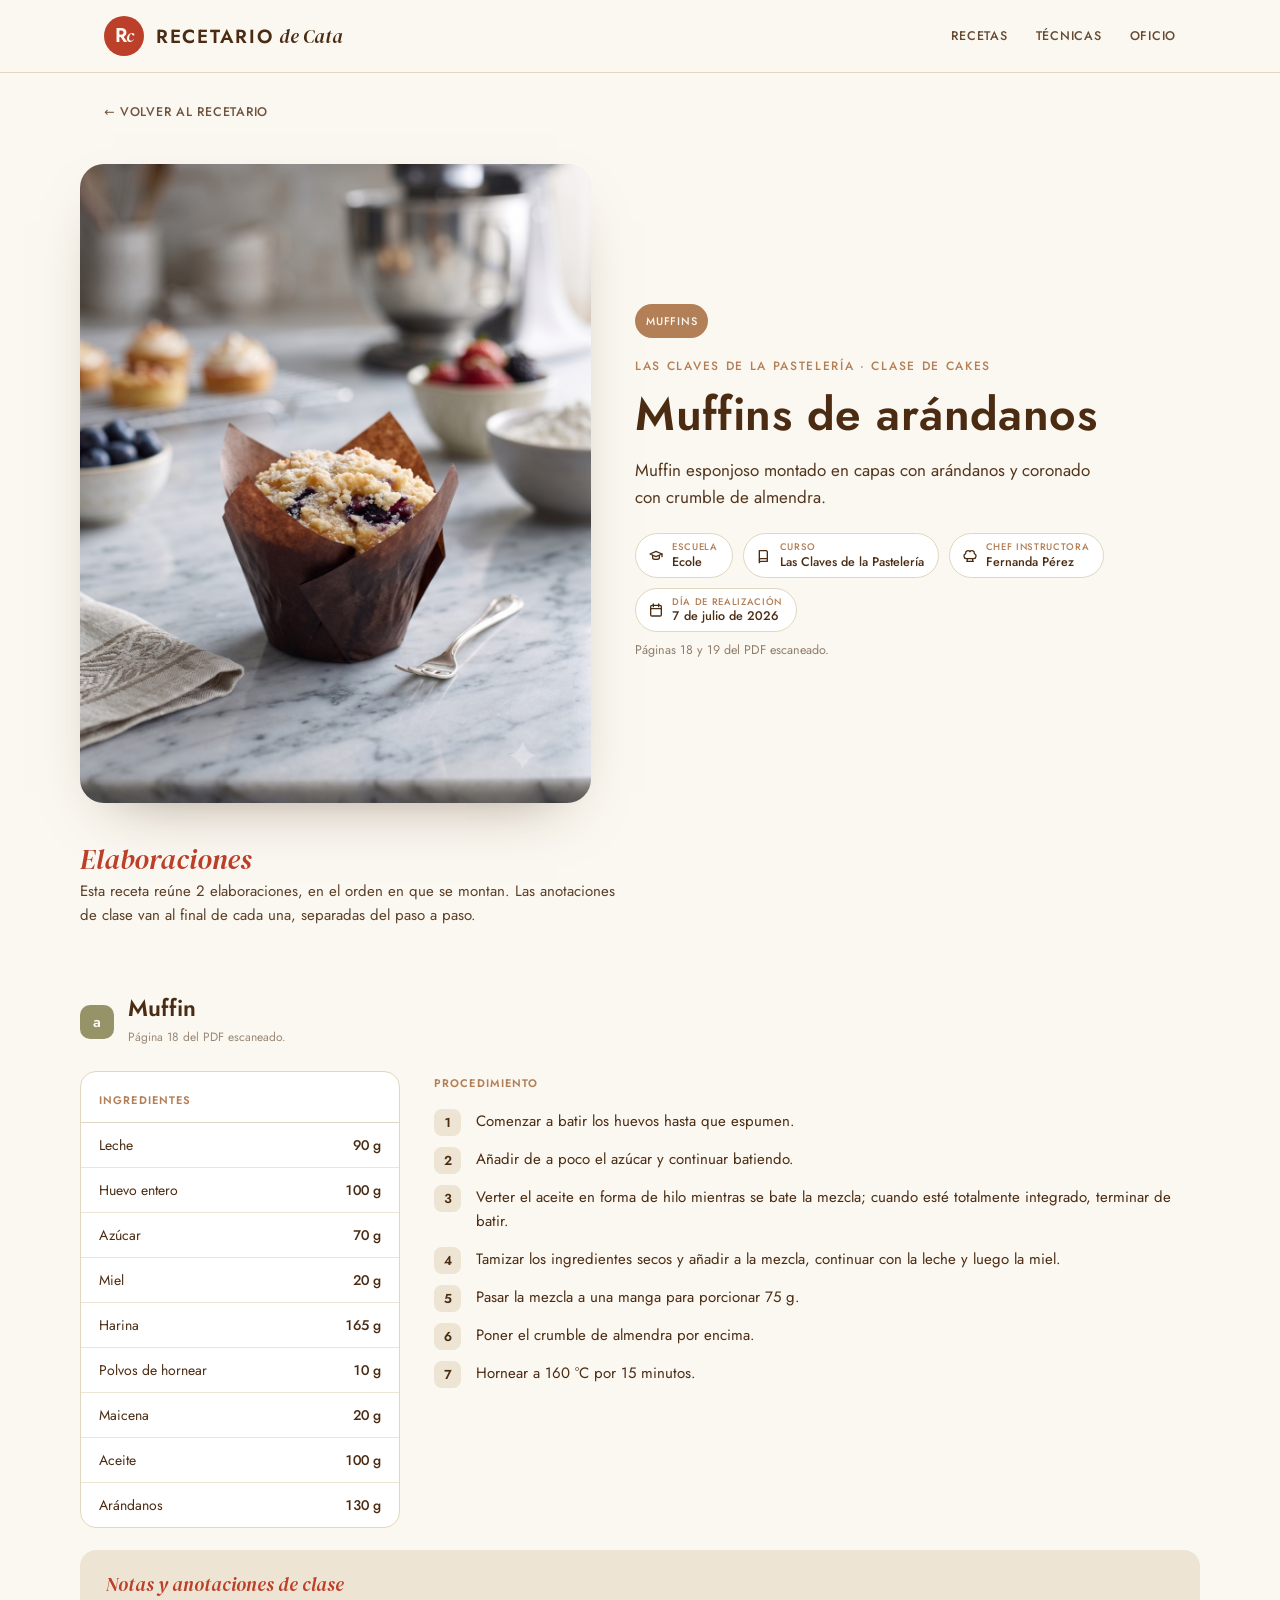
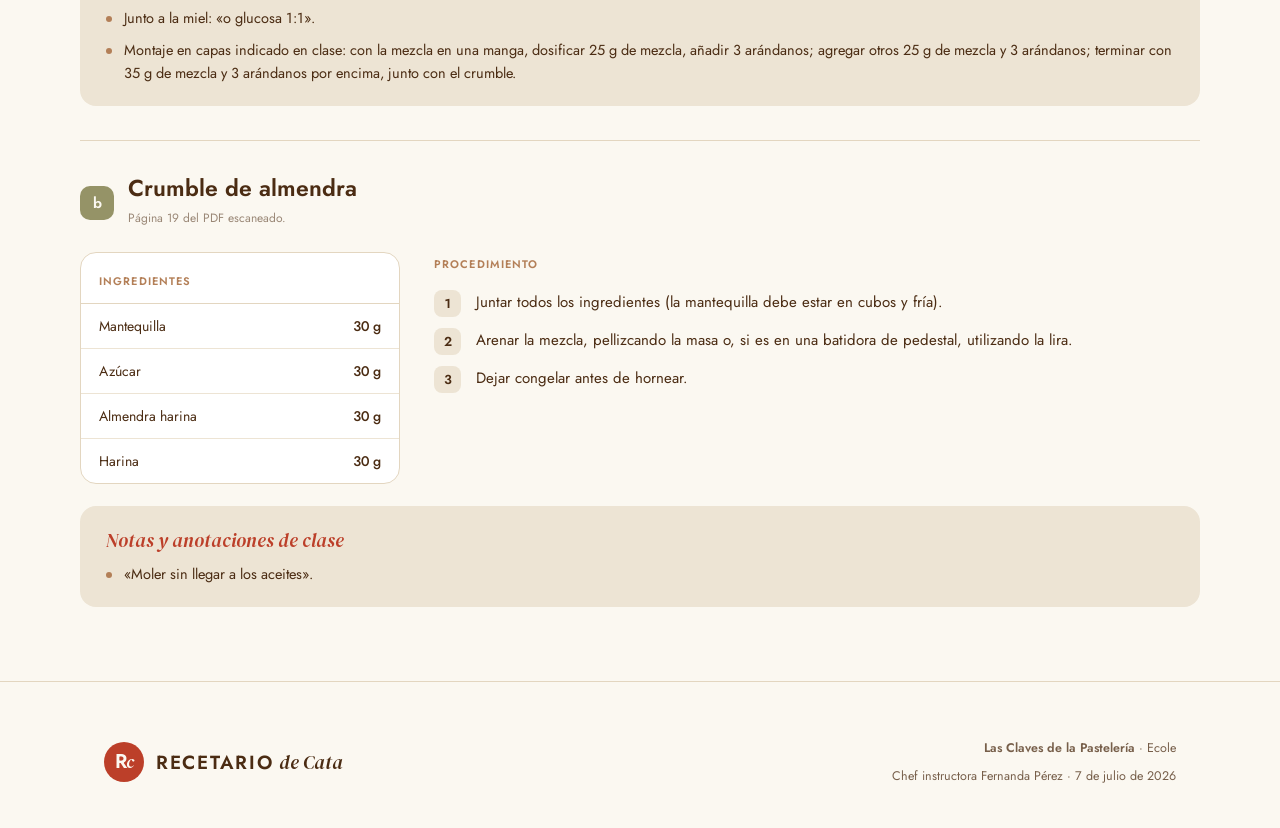
<file: recetas/muffins-arandanos.html>
<!DOCTYPE html>
<html lang="es">
<head>
  <meta charset="UTF-8">
  <meta name="viewport" content="width=device-width, initial-scale=1.0">
  <title>Muffins de arándanos · Recetario de Cata</title>
  <meta name="description" content="Muffin esponjoso montado en capas con arándanos y coronado con crumble de almendra.">
  <link rel="icon" href="data:image/svg+xml,%3Csvg xmlns='http://www.w3.org/2000/svg' viewBox='0 0 64 64'%3E%3Crect width='64' height='64' rx='22' fill='%23BC3F29'/%3E%3Ctext x='16' y='44' font-family='Georgia,serif' font-size='34' fill='%23FBF8F1'%3ER%3C/text%3E%3Ctext x='36' y='44' font-family='Georgia,serif' font-style='italic' font-size='30' fill='%23FBF8F1'%3Ec%3C/text%3E%3C/svg%3E">
  <link rel="preconnect" href="https://fonts.googleapis.com">
  <link rel="preconnect" href="https://fonts.gstatic.com" crossorigin>
  <link href="https://fonts.googleapis.com/css2?family=DM+Serif+Display:ital@1&family=Jost:wght@300;400;500;600;700&display=swap" rel="stylesheet">
  <link rel="stylesheet" href="../assets/estilos.css">
</head>
<body>

  <header>
    <div class="wrap nav">
      <a class="brand" href="../index.html">
        <span class="monogram"><span class="r">R</span><span class="c">c</span></span>
        <span class="wordmark"><span class="recetario">Recetario</span><span class="decata">de&nbsp;Cata</span></span>
      </a>
      <nav class="links">
        <a href="../index.html#recetas">Recetas</a>
        <a href="../index.html#tecnicas">Técnicas</a>
        <a href="../index.html#valores">Oficio</a>
      </nav>
    </div>
  </header>

  <main>
    <div class="wrap" style="padding-top:26px">
      <a class="volver" href="../index.html#recetas">← Volver al recetario</a>
    </div>

    <!-- Cabecera de la ficha -->
    <div class="wrap receta-hero">
      <div class="grid">
        <div class="foto">
          <img src="../assets/img/recetas/muffins-arandanos.jpg" alt="Muffins de arándanos" loading="lazy" width="1200" height="1500">
        </div>
        <div class="info">
          <span class="chip cat">Muffins</span>
          <p class="kicker">Las Claves de la Pastelería · Clase de Cakes</p>
          <h1>Muffins de arándanos</h1>
          <p class="resumen">Muffin esponjoso montado en capas con arándanos y coronado con crumble de almendra.</p>
          <div class="tag-row"><span class="tag"><svg width="16" height="16" viewBox="0 0 24 24" fill="none" stroke="#4B2C13" stroke-width="2" stroke-linecap="round" stroke-linejoin="round"><path d="M3 9l9-4 9 4-9 4-9-4z"/><path d="M7 11v4c0 1.2 2.4 2 5 2s5-.8 5-2v-4"/><path d="M21 9v4"/></svg><span class="tg"><span class="k">Escuela</span><span class="val">Ecole</span></span></span><span class="tag"><svg width="16" height="16" viewBox="0 0 24 24" fill="none" stroke="#4B2C13" stroke-width="2" stroke-linecap="round" stroke-linejoin="round"><path d="M5 4h10a2 2 0 0 1 2 2v14H7a2 2 0 0 0-2 2z"/><path d="M5 18a2 2 0 0 1 2-2h10"/></svg><span class="tg"><span class="k">Curso</span><span class="val">Las Claves de la Pastelería</span></span></span><span class="tag"><svg width="16" height="16" viewBox="0 0 24 24" fill="none" stroke="#4B2C13" stroke-width="2" stroke-linecap="round" stroke-linejoin="round"><path d="M7 20h10"/><path d="M8 20v-4"/><path d="M16 20v-4"/><path d="M6.5 16a4 4 0 0 1-1-7.7A3.6 3.6 0 0 1 12 5.6a3.6 3.6 0 0 1 6.5 2.7 4 4 0 0 1-1 7.7z"/></svg><span class="tg"><span class="k">Chef instructora</span><span class="val">Fernanda Pérez</span></span></span><span class="tag"><svg width="16" height="16" viewBox="0 0 24 24" fill="none" stroke="#4B2C13" stroke-width="2" stroke-linecap="round" stroke-linejoin="round"><rect x="4" y="5" width="16" height="16" rx="2"/><path d="M4 10h16"/><path d="M8 3v4"/><path d="M16 3v4"/></svg><span class="tg"><span class="k">Día de realización</span><span class="val">7 de julio de 2026</span></span></span></div>
          <p class="fuente">Páginas 18 y 19 del PDF escaneado.</p>
        </div>
      </div>
    </div>

    <!-- Cuerpo -->
    <div class="wrap receta-body">
      <div class="intro-elab"><h2>Elaboraciones</h2><p>Esta receta reúne 2 elaboraciones, en el orden en que se montan. Las anotaciones de clase van al final de cada una, separadas del paso a paso.</p></div>
      <section class="componente"><div class="comp-head"><span class="comp-num">a</span><div><h3>Muffin</h3><div class="comp-fuente">Página 18 del PDF escaneado.</div></div></div><div class="comp-grid"><div class="ingredientes"><div class="ing-title">Ingredientes</div><table><tbody><tr><td>Leche</td><td class="cant">90 g</td></tr><tr><td>Huevo entero</td><td class="cant">100 g</td></tr><tr><td>Azúcar</td><td class="cant">70 g</td></tr><tr><td>Miel</td><td class="cant">20 g</td></tr><tr><td>Harina</td><td class="cant">165 g</td></tr><tr><td>Polvos de hornear</td><td class="cant">10 g</td></tr><tr><td>Maicena</td><td class="cant">20 g</td></tr><tr><td>Aceite</td><td class="cant">100 g</td></tr><tr><td>Arándanos</td><td class="cant">130 g</td></tr></tbody></table></div><div class="procedimiento"><div class="proc-title">Procedimiento</div><ol><li>Comenzar a batir los huevos hasta que espumen.</li><li>Añadir de a poco el azúcar y continuar batiendo.</li><li>Verter el aceite en forma de hilo mientras se bate la mezcla; cuando esté totalmente integrado, terminar de batir.</li><li>Tamizar los ingredientes secos y añadir a la mezcla, continuar con la leche y luego la miel.</li><li>Pasar la mezcla a una manga para porcionar 75 g.</li><li>Poner el crumble de almendra por encima.</li><li>Hornear a 160 °C por 15 minutos.</li></ol></div></div><div class="notas"><div class="notas-label">Notas y anotaciones de clase</div><ul><li>Junto a la miel: «o glucosa 1:1».</li><li>Montaje en capas indicado en clase: con la mezcla en una manga, dosificar 25 g de mezcla, añadir 3 arándanos; agregar otros 25 g de mezcla y 3 arándanos; terminar con 35 g de mezcla y 3 arándanos por encima, junto con el crumble.</li></ul></div></section><section class="componente"><div class="comp-head"><span class="comp-num">b</span><div><h3>Crumble de almendra</h3><div class="comp-fuente">Página 19 del PDF escaneado.</div></div></div><div class="comp-grid"><div class="ingredientes"><div class="ing-title">Ingredientes</div><table><tbody><tr><td>Mantequilla</td><td class="cant">30 g</td></tr><tr><td>Azúcar</td><td class="cant">30 g</td></tr><tr><td>Almendra harina</td><td class="cant">30 g</td></tr><tr><td>Harina</td><td class="cant">30 g</td></tr></tbody></table></div><div class="procedimiento"><div class="proc-title">Procedimiento</div><ol><li>Juntar todos los ingredientes (la mantequilla debe estar en cubos y fría).</li><li>Arenar la mezcla, pellizcando la masa o, si es en una batidora de pedestal, utilizando la lira.</li><li>Dejar congelar antes de hornear.</li></ol></div></div><div class="notas"><div class="notas-label">Notas y anotaciones de clase</div><ul><li>«Moler sin llegar a los aceites».</li></ul></div></section>
      
    </div>
  </main>

  <footer>
    <div class="wrap foot-row">
      <a class="brand" href="../index.html" style="text-decoration:none">
        <span class="monogram"><span class="r">R</span><span class="c">c</span></span>
        <span class="wordmark"><span class="recetario">Recetario</span><span class="decata">de&nbsp;Cata</span></span>
      </a>
      <div class="foot-credits">
        <span class="line"><b>Las Claves de la Pastelería</b> · Ecole</span>
        <span class="line">Chef instructora Fernanda Pérez · 7 de julio de 2026</span>
      </div>
    </div>
  </footer>

</body>
</html>
</file>
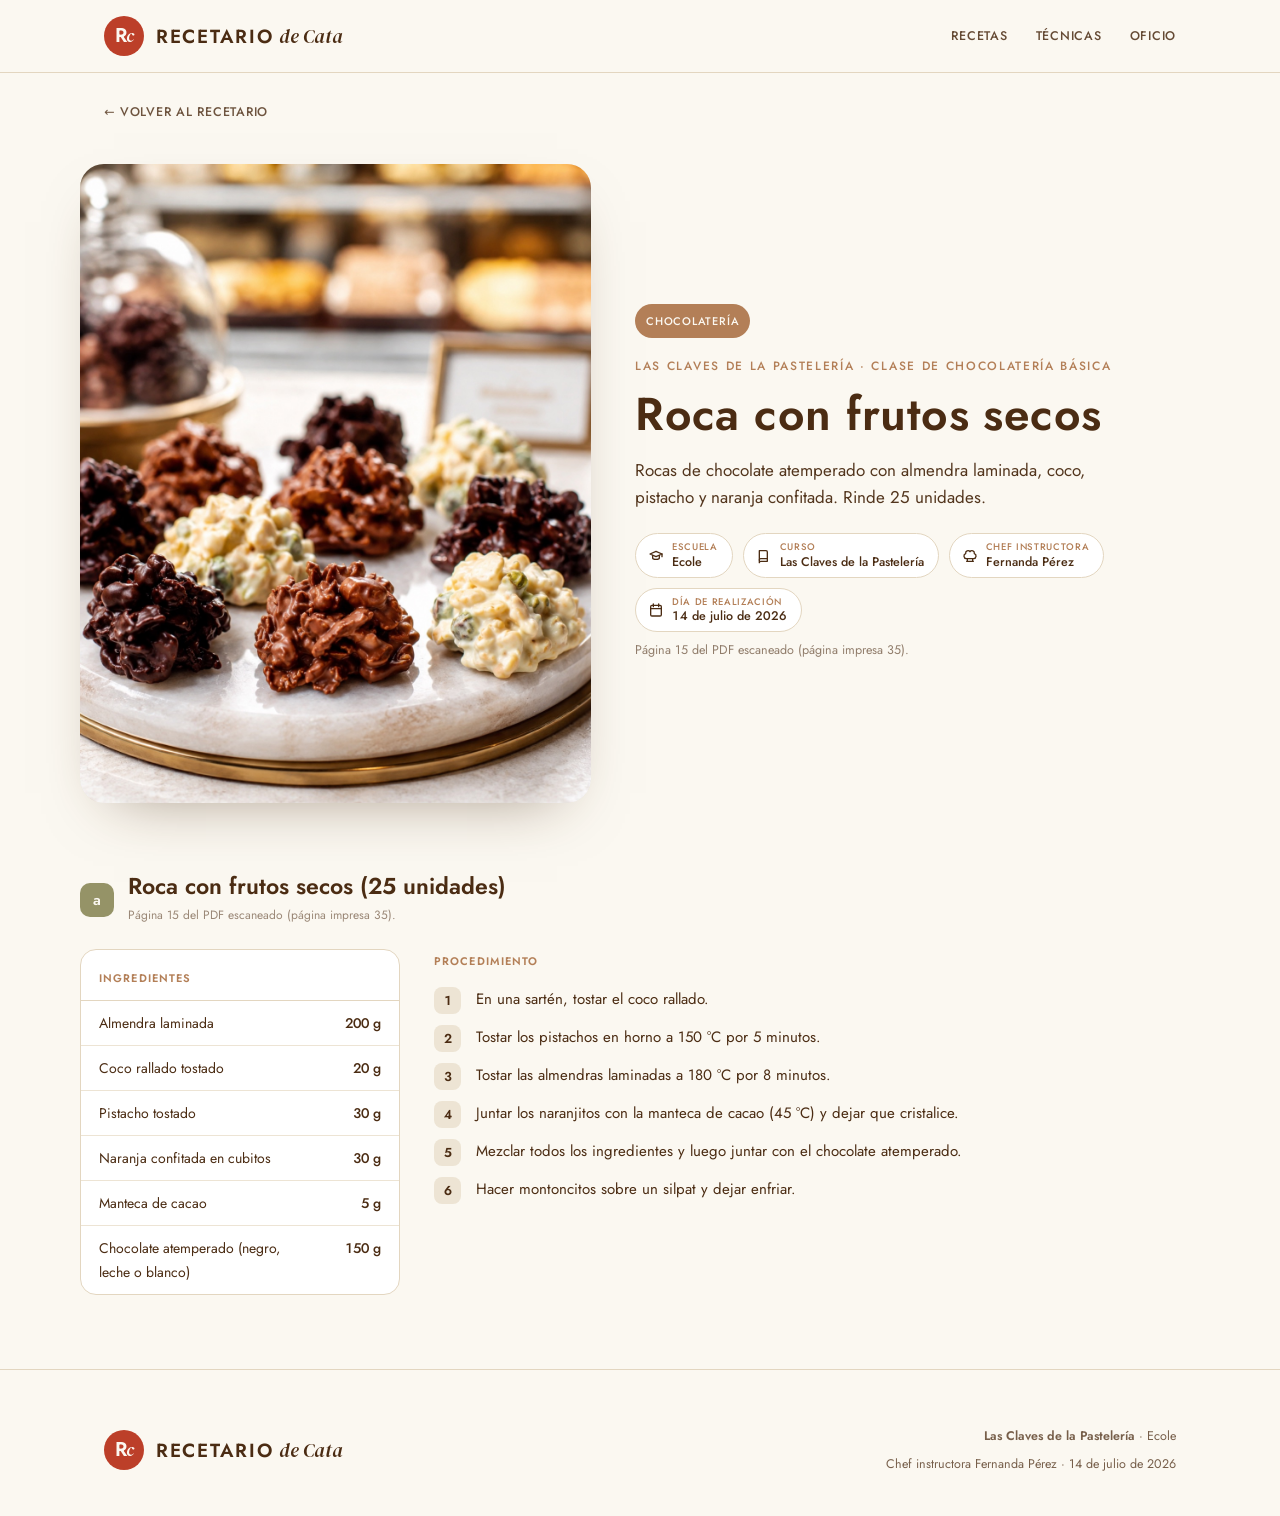
<file: recetas/roca-frutos-secos.html>
<!DOCTYPE html>
<html lang="es">
<head>
  <meta charset="UTF-8">
  <meta name="viewport" content="width=device-width, initial-scale=1.0">
  <title>Roca con frutos secos · Recetario de Cata</title>
  <meta name="description" content="Rocas de chocolate atemperado con almendra laminada, coco, pistacho y naranja confitada. Rinde 25 unidades.">
  <link rel="icon" href="data:image/svg+xml,%3Csvg xmlns='http://www.w3.org/2000/svg' viewBox='0 0 64 64'%3E%3Crect width='64' height='64' rx='22' fill='%23BC3F29'/%3E%3Ctext x='16' y='44' font-family='Georgia,serif' font-size='34' fill='%23FBF8F1'%3ER%3C/text%3E%3Ctext x='36' y='44' font-family='Georgia,serif' font-style='italic' font-size='30' fill='%23FBF8F1'%3Ec%3C/text%3E%3C/svg%3E">
  <link rel="preconnect" href="https://fonts.googleapis.com">
  <link rel="preconnect" href="https://fonts.gstatic.com" crossorigin>
  <link href="https://fonts.googleapis.com/css2?family=DM+Serif+Display:ital@1&family=Jost:wght@300;400;500;600;700&display=swap" rel="stylesheet">
  <link rel="stylesheet" href="../assets/estilos.css">
</head>
<body>

  <header>
    <div class="wrap nav">
      <a class="brand" href="../index.html">
        <span class="monogram"><span class="r">R</span><span class="c">c</span></span>
        <span class="wordmark"><span class="recetario">Recetario</span><span class="decata">de&nbsp;Cata</span></span>
      </a>
      <nav class="links">
        <a href="../index.html#recetas">Recetas</a>
        <a href="../index.html#tecnicas">Técnicas</a>
        <a href="../index.html#valores">Oficio</a>
      </nav>
    </div>
  </header>

  <main>
    <div class="wrap" style="padding-top:26px">
      <a class="volver" href="../index.html#recetas">← Volver al recetario</a>
    </div>

    <!-- Cabecera de la ficha -->
    <div class="wrap receta-hero">
      <div class="grid">
        <div class="foto">
          <img src="../assets/img/recetas/roca-frutos-secos.jpg" alt="Roca con frutos secos" loading="lazy" width="1200" height="1500">
        </div>
        <div class="info">
          <span class="chip cat">Chocolatería</span>
          <p class="kicker">Las Claves de la Pastelería · Clase de Chocolatería básica</p>
          <h1>Roca con frutos secos</h1>
          <p class="resumen">Rocas de chocolate atemperado con almendra laminada, coco, pistacho y naranja confitada. Rinde 25 unidades.</p>
          <div class="tag-row"><span class="tag"><svg width="16" height="16" viewBox="0 0 24 24" fill="none" stroke="#4B2C13" stroke-width="2" stroke-linecap="round" stroke-linejoin="round"><path d="M3 9l9-4 9 4-9 4-9-4z"/><path d="M7 11v4c0 1.2 2.4 2 5 2s5-.8 5-2v-4"/><path d="M21 9v4"/></svg><span class="tg"><span class="k">Escuela</span><span class="val">Ecole</span></span></span><span class="tag"><svg width="16" height="16" viewBox="0 0 24 24" fill="none" stroke="#4B2C13" stroke-width="2" stroke-linecap="round" stroke-linejoin="round"><path d="M5 4h10a2 2 0 0 1 2 2v14H7a2 2 0 0 0-2 2z"/><path d="M5 18a2 2 0 0 1 2-2h10"/></svg><span class="tg"><span class="k">Curso</span><span class="val">Las Claves de la Pastelería</span></span></span><span class="tag"><svg width="16" height="16" viewBox="0 0 24 24" fill="none" stroke="#4B2C13" stroke-width="2" stroke-linecap="round" stroke-linejoin="round"><path d="M7 20h10"/><path d="M8 20v-4"/><path d="M16 20v-4"/><path d="M6.5 16a4 4 0 0 1-1-7.7A3.6 3.6 0 0 1 12 5.6a3.6 3.6 0 0 1 6.5 2.7 4 4 0 0 1-1 7.7z"/></svg><span class="tg"><span class="k">Chef instructora</span><span class="val">Fernanda Pérez</span></span></span><span class="tag"><svg width="16" height="16" viewBox="0 0 24 24" fill="none" stroke="#4B2C13" stroke-width="2" stroke-linecap="round" stroke-linejoin="round"><rect x="4" y="5" width="16" height="16" rx="2"/><path d="M4 10h16"/><path d="M8 3v4"/><path d="M16 3v4"/></svg><span class="tg"><span class="k">Día de realización</span><span class="val">14 de julio de 2026</span></span></span></div>
          <p class="fuente">Página 15 del PDF escaneado (página impresa 35).</p>
        </div>
      </div>
    </div>

    <!-- Cuerpo -->
    <div class="wrap receta-body">
      
      <section class="componente"><div class="comp-head"><span class="comp-num">a</span><div><h3>Roca con frutos secos (25 unidades)</h3><div class="comp-fuente">Página 15 del PDF escaneado (página impresa 35).</div></div></div><div class="comp-grid"><div class="ingredientes"><div class="ing-title">Ingredientes</div><table><tbody><tr><td>Almendra laminada</td><td class="cant">200 g</td></tr><tr><td>Coco rallado tostado</td><td class="cant">20 g</td></tr><tr><td>Pistacho tostado</td><td class="cant">30 g</td></tr><tr><td>Naranja confitada en cubitos</td><td class="cant">30 g</td></tr><tr><td>Manteca de cacao</td><td class="cant">5 g</td></tr><tr><td>Chocolate atemperado (negro, leche o blanco)</td><td class="cant">150 g</td></tr></tbody></table></div><div class="procedimiento"><div class="proc-title">Procedimiento</div><ol><li>En una sartén, tostar el coco rallado.</li><li>Tostar los pistachos en horno a 150 °C por 5 minutos.</li><li>Tostar las almendras laminadas a 180 °C por 8 minutos.</li><li>Juntar los naranjitos con la manteca de cacao (45 °C) y dejar que cristalice.</li><li>Mezclar todos los ingredientes y luego juntar con el chocolate atemperado.</li><li>Hacer montoncitos sobre un silpat y dejar enfriar.</li></ol></div></div></section>
      
    </div>
  </main>

  <footer>
    <div class="wrap foot-row">
      <a class="brand" href="../index.html" style="text-decoration:none">
        <span class="monogram"><span class="r">R</span><span class="c">c</span></span>
        <span class="wordmark"><span class="recetario">Recetario</span><span class="decata">de&nbsp;Cata</span></span>
      </a>
      <div class="foot-credits">
        <span class="line"><b>Las Claves de la Pastelería</b> · Ecole</span>
        <span class="line">Chef instructora Fernanda Pérez · 14 de julio de 2026</span>
      </div>
    </div>
  </footer>

</body>
</html>
</file>
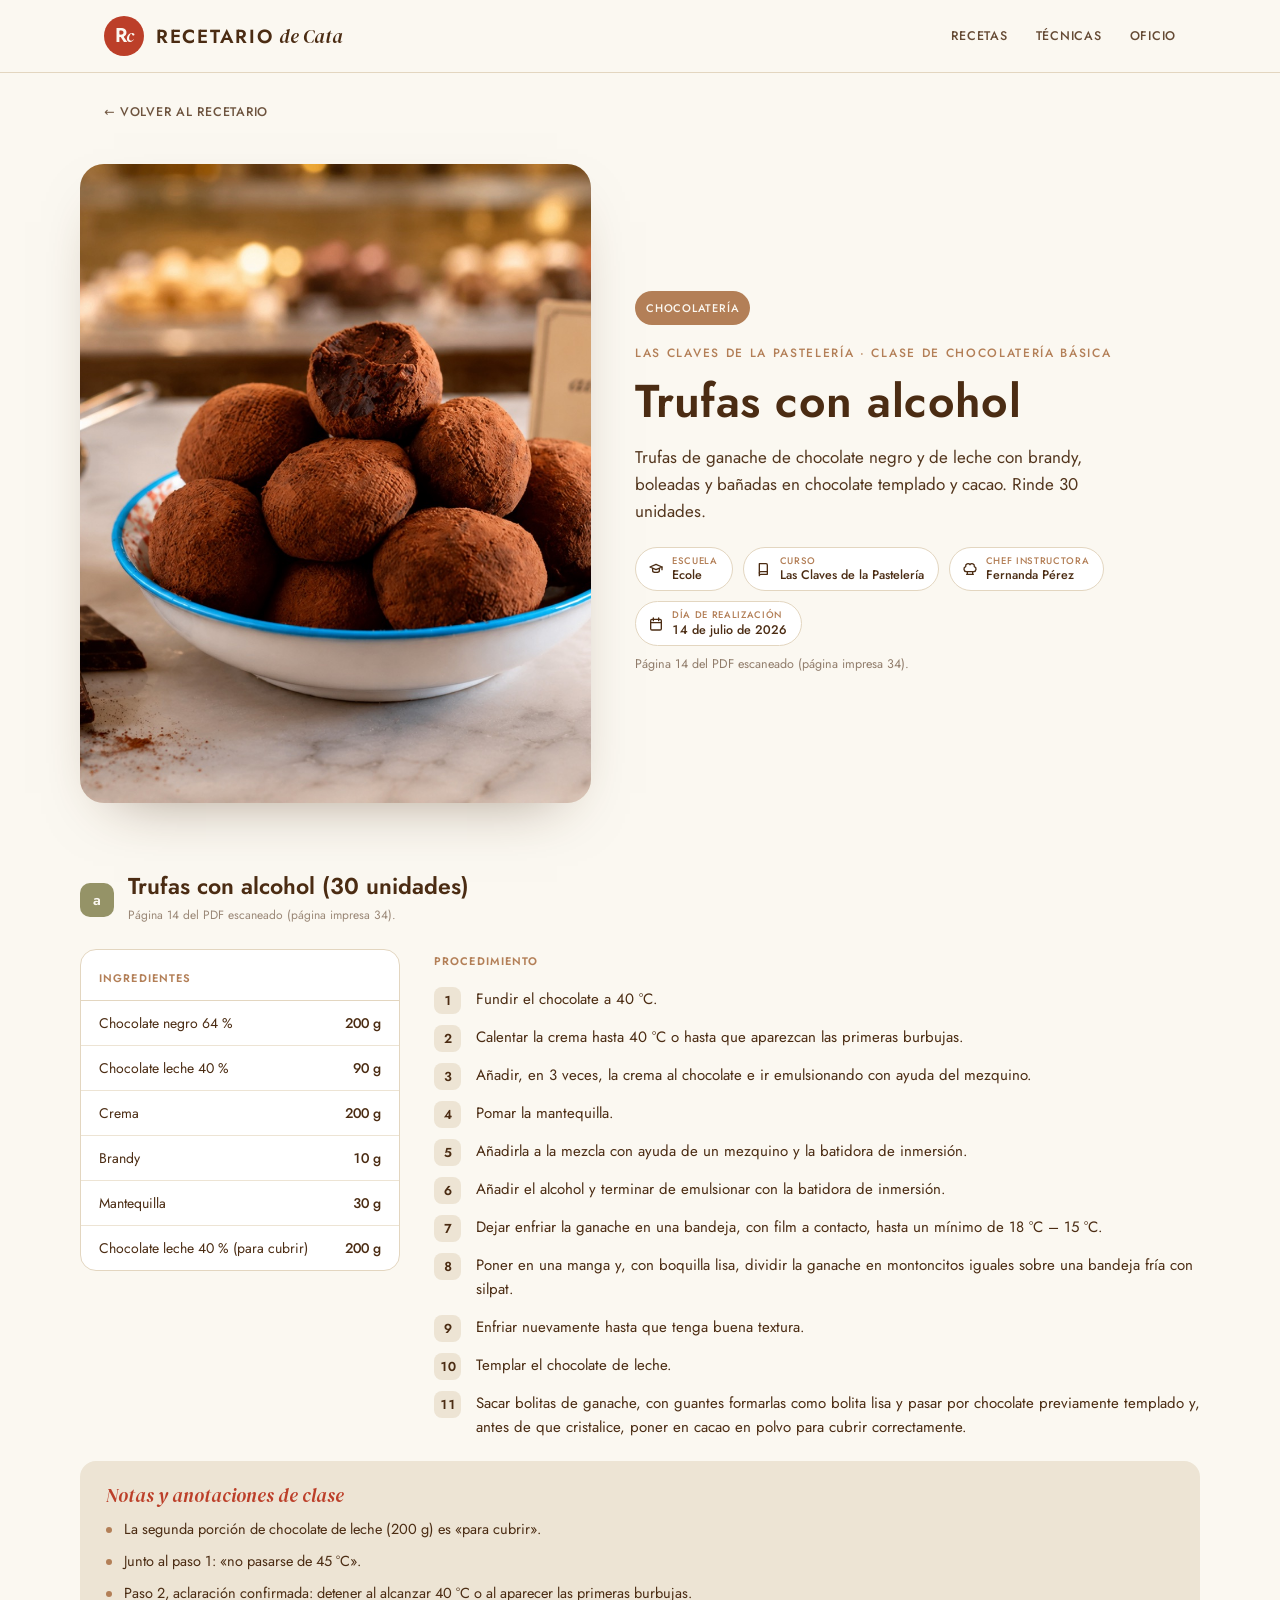
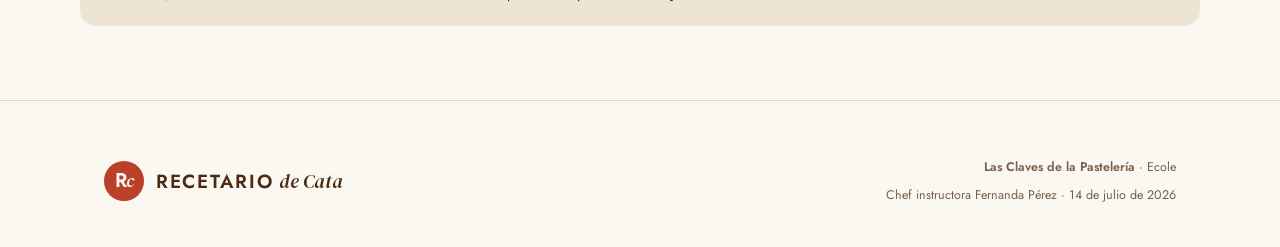
<file: recetas/trufas-alcohol.html>
<!DOCTYPE html>
<html lang="es">
<head>
  <meta charset="UTF-8">
  <meta name="viewport" content="width=device-width, initial-scale=1.0">
  <title>Trufas con alcohol · Recetario de Cata</title>
  <meta name="description" content="Trufas de ganache de chocolate negro y de leche con brandy, boleadas y bañadas en chocolate templado y cacao. Rinde 30 unidades.">
  <link rel="icon" href="data:image/svg+xml,%3Csvg xmlns='http://www.w3.org/2000/svg' viewBox='0 0 64 64'%3E%3Crect width='64' height='64' rx='22' fill='%23BC3F29'/%3E%3Ctext x='16' y='44' font-family='Georgia,serif' font-size='34' fill='%23FBF8F1'%3ER%3C/text%3E%3Ctext x='36' y='44' font-family='Georgia,serif' font-style='italic' font-size='30' fill='%23FBF8F1'%3Ec%3C/text%3E%3C/svg%3E">
  <link rel="preconnect" href="https://fonts.googleapis.com">
  <link rel="preconnect" href="https://fonts.gstatic.com" crossorigin>
  <link href="https://fonts.googleapis.com/css2?family=DM+Serif+Display:ital@1&family=Jost:wght@300;400;500;600;700&display=swap" rel="stylesheet">
  <link rel="stylesheet" href="../assets/estilos.css">
</head>
<body>

  <header>
    <div class="wrap nav">
      <a class="brand" href="../index.html">
        <span class="monogram"><span class="r">R</span><span class="c">c</span></span>
        <span class="wordmark"><span class="recetario">Recetario</span><span class="decata">de&nbsp;Cata</span></span>
      </a>
      <nav class="links">
        <a href="../index.html#recetas">Recetas</a>
        <a href="../index.html#tecnicas">Técnicas</a>
        <a href="../index.html#valores">Oficio</a>
      </nav>
    </div>
  </header>

  <main>
    <div class="wrap" style="padding-top:26px">
      <a class="volver" href="../index.html#recetas">← Volver al recetario</a>
    </div>

    <!-- Cabecera de la ficha -->
    <div class="wrap receta-hero">
      <div class="grid">
        <div class="foto">
          <img src="../assets/img/recetas/trufas-alcohol.jpg" alt="Trufas con alcohol" loading="lazy" width="1200" height="1500">
        </div>
        <div class="info">
          <span class="chip cat">Chocolatería</span>
          <p class="kicker">Las Claves de la Pastelería · Clase de Chocolatería básica</p>
          <h1>Trufas con alcohol</h1>
          <p class="resumen">Trufas de ganache de chocolate negro y de leche con brandy, boleadas y bañadas en chocolate templado y cacao. Rinde 30 unidades.</p>
          <div class="tag-row"><span class="tag"><svg width="16" height="16" viewBox="0 0 24 24" fill="none" stroke="#4B2C13" stroke-width="2" stroke-linecap="round" stroke-linejoin="round"><path d="M3 9l9-4 9 4-9 4-9-4z"/><path d="M7 11v4c0 1.2 2.4 2 5 2s5-.8 5-2v-4"/><path d="M21 9v4"/></svg><span class="tg"><span class="k">Escuela</span><span class="val">Ecole</span></span></span><span class="tag"><svg width="16" height="16" viewBox="0 0 24 24" fill="none" stroke="#4B2C13" stroke-width="2" stroke-linecap="round" stroke-linejoin="round"><path d="M5 4h10a2 2 0 0 1 2 2v14H7a2 2 0 0 0-2 2z"/><path d="M5 18a2 2 0 0 1 2-2h10"/></svg><span class="tg"><span class="k">Curso</span><span class="val">Las Claves de la Pastelería</span></span></span><span class="tag"><svg width="16" height="16" viewBox="0 0 24 24" fill="none" stroke="#4B2C13" stroke-width="2" stroke-linecap="round" stroke-linejoin="round"><path d="M7 20h10"/><path d="M8 20v-4"/><path d="M16 20v-4"/><path d="M6.5 16a4 4 0 0 1-1-7.7A3.6 3.6 0 0 1 12 5.6a3.6 3.6 0 0 1 6.5 2.7 4 4 0 0 1-1 7.7z"/></svg><span class="tg"><span class="k">Chef instructora</span><span class="val">Fernanda Pérez</span></span></span><span class="tag"><svg width="16" height="16" viewBox="0 0 24 24" fill="none" stroke="#4B2C13" stroke-width="2" stroke-linecap="round" stroke-linejoin="round"><rect x="4" y="5" width="16" height="16" rx="2"/><path d="M4 10h16"/><path d="M8 3v4"/><path d="M16 3v4"/></svg><span class="tg"><span class="k">Día de realización</span><span class="val">14 de julio de 2026</span></span></span></div>
          <p class="fuente">Página 14 del PDF escaneado (página impresa 34).</p>
        </div>
      </div>
    </div>

    <!-- Cuerpo -->
    <div class="wrap receta-body">
      
      <section class="componente"><div class="comp-head"><span class="comp-num">a</span><div><h3>Trufas con alcohol (30 unidades)</h3><div class="comp-fuente">Página 14 del PDF escaneado (página impresa 34).</div></div></div><div class="comp-grid"><div class="ingredientes"><div class="ing-title">Ingredientes</div><table><tbody><tr><td>Chocolate negro 64 %</td><td class="cant">200 g</td></tr><tr><td>Chocolate leche 40 %</td><td class="cant">90 g</td></tr><tr><td>Crema</td><td class="cant">200 g</td></tr><tr><td>Brandy</td><td class="cant">10 g</td></tr><tr><td>Mantequilla</td><td class="cant">30 g</td></tr><tr><td>Chocolate leche 40 % (para cubrir)</td><td class="cant">200 g</td></tr></tbody></table></div><div class="procedimiento"><div class="proc-title">Procedimiento</div><ol><li>Fundir el chocolate a 40 °C.</li><li>Calentar la crema hasta 40 °C o hasta que aparezcan las primeras burbujas.</li><li>Añadir, en 3 veces, la crema al chocolate e ir emulsionando con ayuda del mezquino.</li><li>Pomar la mantequilla.</li><li>Añadirla a la mezcla con ayuda de un mezquino y la batidora de inmersión.</li><li>Añadir el alcohol y terminar de emulsionar con la batidora de inmersión.</li><li>Dejar enfriar la ganache en una bandeja, con film a contacto, hasta un mínimo de 18 °C – 15 °C.</li><li>Poner en una manga y, con boquilla lisa, dividir la ganache en montoncitos iguales sobre una bandeja fría con silpat.</li><li>Enfriar nuevamente hasta que tenga buena textura.</li><li>Templar el chocolate de leche.</li><li>Sacar bolitas de ganache, con guantes formarlas como bolita lisa y pasar por chocolate previamente templado y, antes de que cristalice, poner en cacao en polvo para cubrir correctamente.</li></ol></div></div><div class="notas"><div class="notas-label">Notas y anotaciones de clase</div><ul><li>La segunda porción de chocolate de leche (200 g) es «para cubrir».</li><li>Junto al paso 1: «no pasarse de 45 °C».</li><li>Paso 2, aclaración confirmada: detener al alcanzar 40 °C o al aparecer las primeras burbujas.</li></ul></div></section>
      
    </div>
  </main>

  <footer>
    <div class="wrap foot-row">
      <a class="brand" href="../index.html" style="text-decoration:none">
        <span class="monogram"><span class="r">R</span><span class="c">c</span></span>
        <span class="wordmark"><span class="recetario">Recetario</span><span class="decata">de&nbsp;Cata</span></span>
      </a>
      <div class="foot-credits">
        <span class="line"><b>Las Claves de la Pastelería</b> · Ecole</span>
        <span class="line">Chef instructora Fernanda Pérez · 14 de julio de 2026</span>
      </div>
    </div>
  </footer>

</body>
</html>
</file>
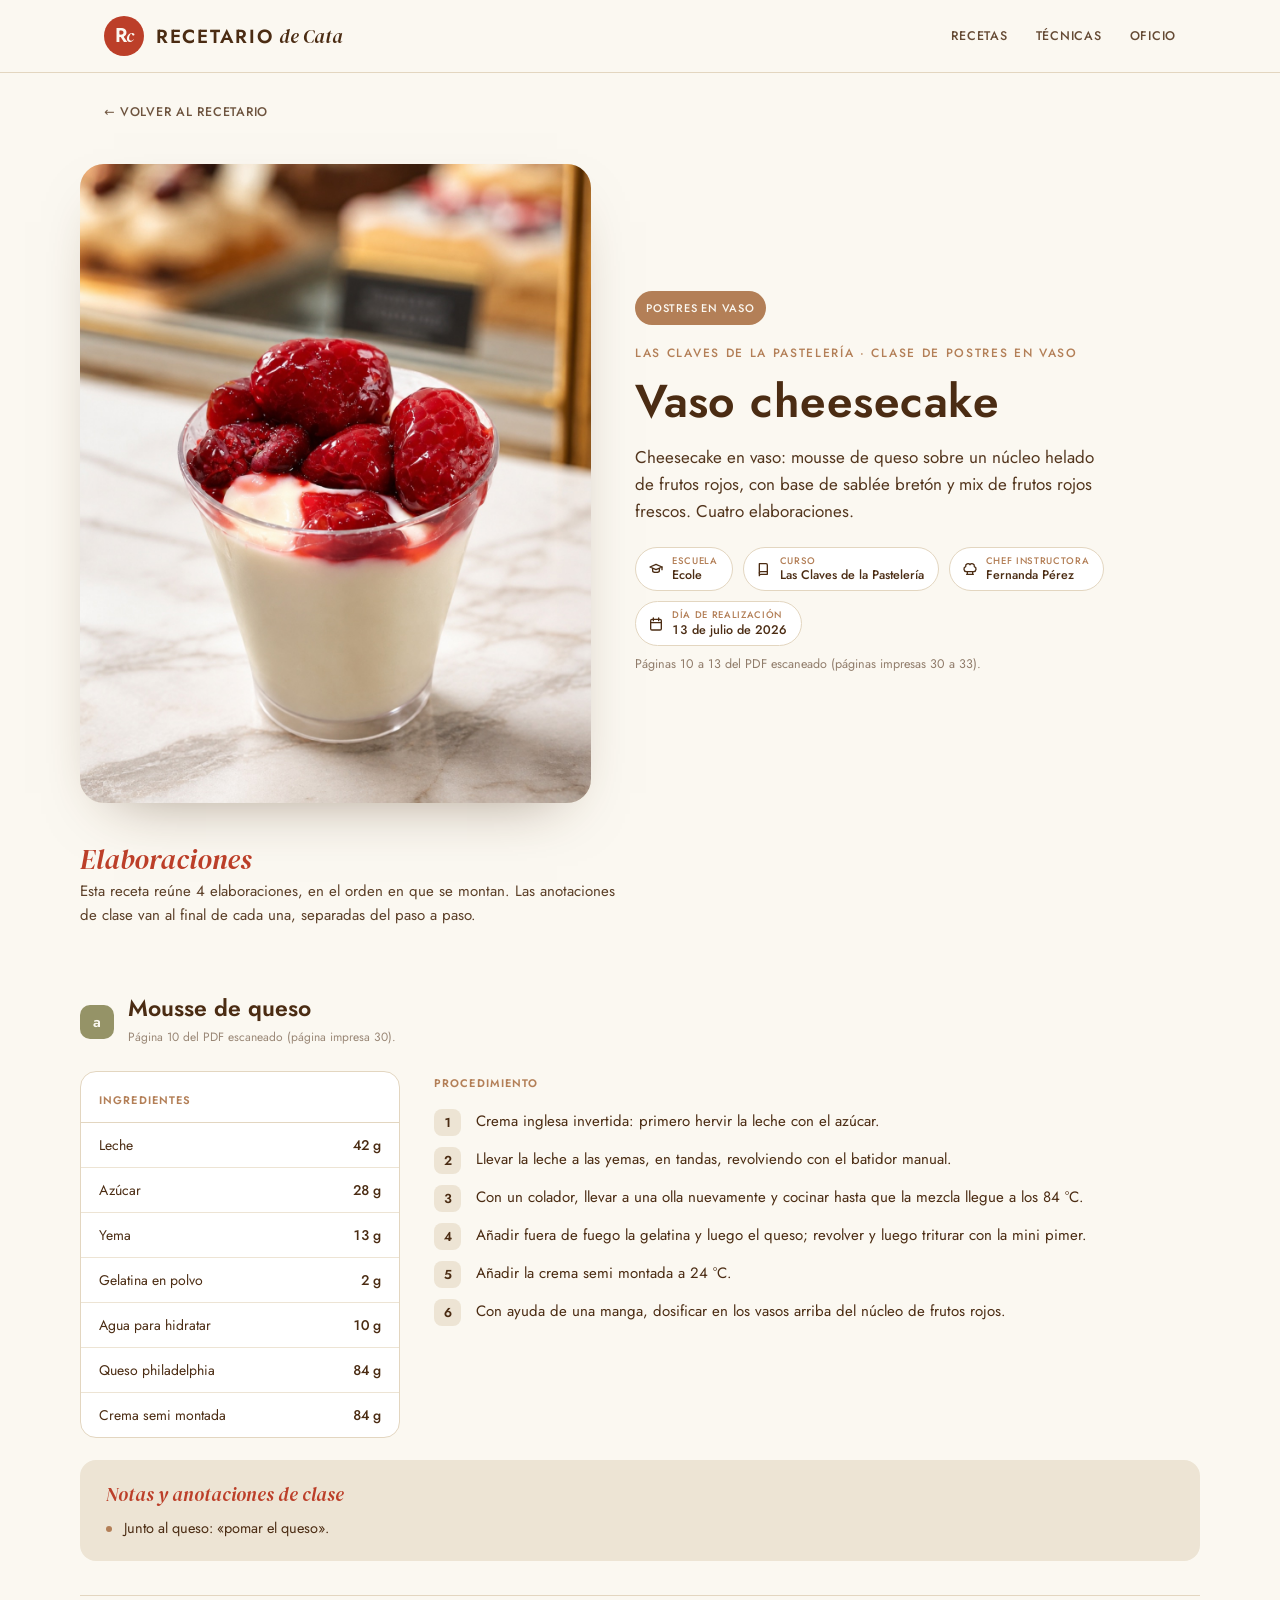
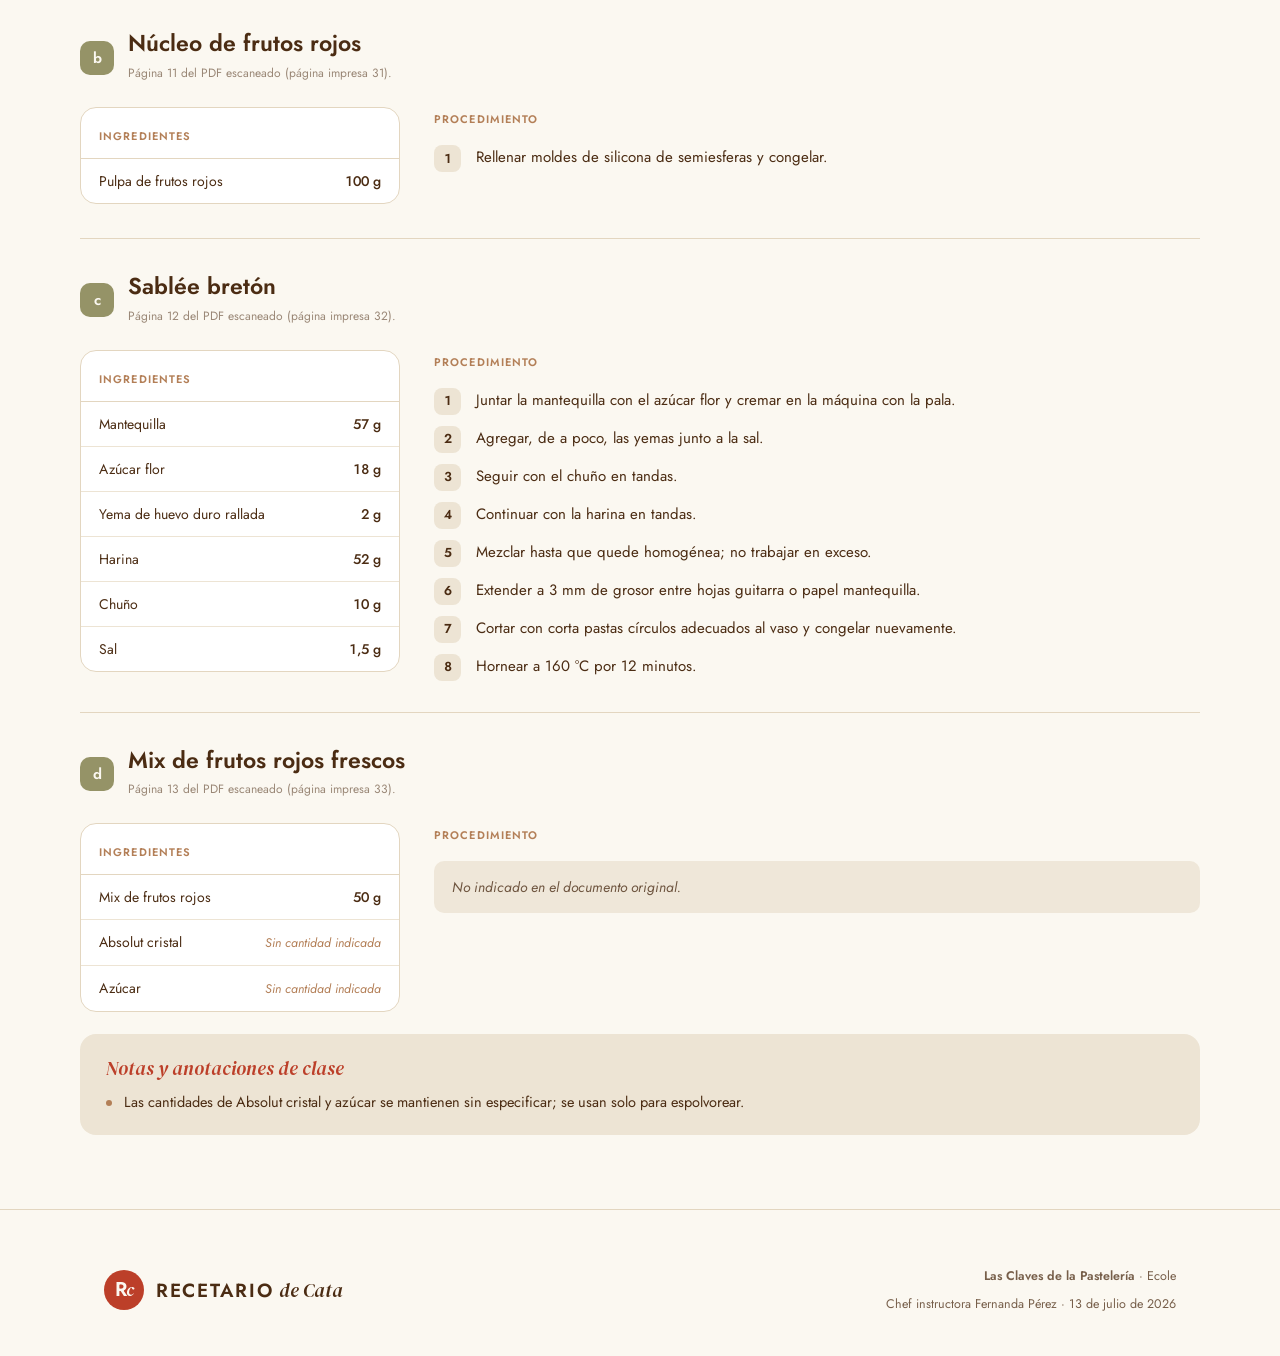
<file: recetas/vaso-cheesecake.html>
<!DOCTYPE html>
<html lang="es">
<head>
  <meta charset="UTF-8">
  <meta name="viewport" content="width=device-width, initial-scale=1.0">
  <title>Vaso cheesecake · Recetario de Cata</title>
  <meta name="description" content="Cheesecake en vaso: mousse de queso sobre un núcleo helado de frutos rojos, con base de sablée bretón y mix de frutos rojos frescos. Cuatro elaboraciones.">
  <link rel="icon" href="data:image/svg+xml,%3Csvg xmlns='http://www.w3.org/2000/svg' viewBox='0 0 64 64'%3E%3Crect width='64' height='64' rx='22' fill='%23BC3F29'/%3E%3Ctext x='16' y='44' font-family='Georgia,serif' font-size='34' fill='%23FBF8F1'%3ER%3C/text%3E%3Ctext x='36' y='44' font-family='Georgia,serif' font-style='italic' font-size='30' fill='%23FBF8F1'%3Ec%3C/text%3E%3C/svg%3E">
  <link rel="preconnect" href="https://fonts.googleapis.com">
  <link rel="preconnect" href="https://fonts.gstatic.com" crossorigin>
  <link href="https://fonts.googleapis.com/css2?family=DM+Serif+Display:ital@1&family=Jost:wght@300;400;500;600;700&display=swap" rel="stylesheet">
  <link rel="stylesheet" href="../assets/estilos.css">
</head>
<body>

  <header>
    <div class="wrap nav">
      <a class="brand" href="../index.html">
        <span class="monogram"><span class="r">R</span><span class="c">c</span></span>
        <span class="wordmark"><span class="recetario">Recetario</span><span class="decata">de&nbsp;Cata</span></span>
      </a>
      <nav class="links">
        <a href="../index.html#recetas">Recetas</a>
        <a href="../index.html#tecnicas">Técnicas</a>
        <a href="../index.html#valores">Oficio</a>
      </nav>
    </div>
  </header>

  <main>
    <div class="wrap" style="padding-top:26px">
      <a class="volver" href="../index.html#recetas">← Volver al recetario</a>
    </div>

    <!-- Cabecera de la ficha -->
    <div class="wrap receta-hero">
      <div class="grid">
        <div class="foto">
          <img src="../assets/img/recetas/vaso-cheesecake.jpg" alt="Vaso cheesecake" loading="lazy" width="1200" height="1500">
        </div>
        <div class="info">
          <span class="chip cat">Postres en vaso</span>
          <p class="kicker">Las Claves de la Pastelería · Clase de Postres en vaso</p>
          <h1>Vaso cheesecake</h1>
          <p class="resumen">Cheesecake en vaso: mousse de queso sobre un núcleo helado de frutos rojos, con base de sablée bretón y mix de frutos rojos frescos. Cuatro elaboraciones.</p>
          <div class="tag-row"><span class="tag"><svg width="16" height="16" viewBox="0 0 24 24" fill="none" stroke="#4B2C13" stroke-width="2" stroke-linecap="round" stroke-linejoin="round"><path d="M3 9l9-4 9 4-9 4-9-4z"/><path d="M7 11v4c0 1.2 2.4 2 5 2s5-.8 5-2v-4"/><path d="M21 9v4"/></svg><span class="tg"><span class="k">Escuela</span><span class="val">Ecole</span></span></span><span class="tag"><svg width="16" height="16" viewBox="0 0 24 24" fill="none" stroke="#4B2C13" stroke-width="2" stroke-linecap="round" stroke-linejoin="round"><path d="M5 4h10a2 2 0 0 1 2 2v14H7a2 2 0 0 0-2 2z"/><path d="M5 18a2 2 0 0 1 2-2h10"/></svg><span class="tg"><span class="k">Curso</span><span class="val">Las Claves de la Pastelería</span></span></span><span class="tag"><svg width="16" height="16" viewBox="0 0 24 24" fill="none" stroke="#4B2C13" stroke-width="2" stroke-linecap="round" stroke-linejoin="round"><path d="M7 20h10"/><path d="M8 20v-4"/><path d="M16 20v-4"/><path d="M6.5 16a4 4 0 0 1-1-7.7A3.6 3.6 0 0 1 12 5.6a3.6 3.6 0 0 1 6.5 2.7 4 4 0 0 1-1 7.7z"/></svg><span class="tg"><span class="k">Chef instructora</span><span class="val">Fernanda Pérez</span></span></span><span class="tag"><svg width="16" height="16" viewBox="0 0 24 24" fill="none" stroke="#4B2C13" stroke-width="2" stroke-linecap="round" stroke-linejoin="round"><rect x="4" y="5" width="16" height="16" rx="2"/><path d="M4 10h16"/><path d="M8 3v4"/><path d="M16 3v4"/></svg><span class="tg"><span class="k">Día de realización</span><span class="val">13 de julio de 2026</span></span></span></div>
          <p class="fuente">Páginas 10 a 13 del PDF escaneado (páginas impresas 30 a 33).</p>
        </div>
      </div>
    </div>

    <!-- Cuerpo -->
    <div class="wrap receta-body">
      <div class="intro-elab"><h2>Elaboraciones</h2><p>Esta receta reúne 4 elaboraciones, en el orden en que se montan. Las anotaciones de clase van al final de cada una, separadas del paso a paso.</p></div>
      <section class="componente"><div class="comp-head"><span class="comp-num">a</span><div><h3>Mousse de queso</h3><div class="comp-fuente">Página 10 del PDF escaneado (página impresa 30).</div></div></div><div class="comp-grid"><div class="ingredientes"><div class="ing-title">Ingredientes</div><table><tbody><tr><td>Leche</td><td class="cant">42 g</td></tr><tr><td>Azúcar</td><td class="cant">28 g</td></tr><tr><td>Yema</td><td class="cant">13 g</td></tr><tr><td>Gelatina en polvo</td><td class="cant">2 g</td></tr><tr><td>Agua para hidratar</td><td class="cant">10 g</td></tr><tr><td>Queso philadelphia</td><td class="cant">84 g</td></tr><tr><td>Crema semi montada</td><td class="cant">84 g</td></tr></tbody></table></div><div class="procedimiento"><div class="proc-title">Procedimiento</div><ol><li>Crema inglesa invertida: primero hervir la leche con el azúcar.</li><li>Llevar la leche a las yemas, en tandas, revolviendo con el batidor manual.</li><li>Con un colador, llevar a una olla nuevamente y cocinar hasta que la mezcla llegue a los 84 °C.</li><li>Añadir fuera de fuego la gelatina y luego el queso; revolver y luego triturar con la mini pimer.</li><li>Añadir la crema semi montada a 24 °C.</li><li>Con ayuda de una manga, dosificar en los vasos arriba del núcleo de frutos rojos.</li></ol></div></div><div class="notas"><div class="notas-label">Notas y anotaciones de clase</div><ul><li>Junto al queso: «pomar el queso».</li></ul></div></section><section class="componente"><div class="comp-head"><span class="comp-num">b</span><div><h3>Núcleo de frutos rojos</h3><div class="comp-fuente">Página 11 del PDF escaneado (página impresa 31).</div></div></div><div class="comp-grid"><div class="ingredientes"><div class="ing-title">Ingredientes</div><table><tbody><tr><td>Pulpa de frutos rojos</td><td class="cant">100 g</td></tr></tbody></table></div><div class="procedimiento"><div class="proc-title">Procedimiento</div><ol><li>Rellenar moldes de silicona de semiesferas y congelar.</li></ol></div></div></section><section class="componente"><div class="comp-head"><span class="comp-num">c</span><div><h3>Sablée bretón</h3><div class="comp-fuente">Página 12 del PDF escaneado (página impresa 32).</div></div></div><div class="comp-grid"><div class="ingredientes"><div class="ing-title">Ingredientes</div><table><tbody><tr><td>Mantequilla</td><td class="cant">57 g</td></tr><tr><td>Azúcar flor</td><td class="cant">18 g</td></tr><tr><td>Yema de huevo duro rallada</td><td class="cant">2 g</td></tr><tr><td>Harina</td><td class="cant">52 g</td></tr><tr><td>Chuño</td><td class="cant">10 g</td></tr><tr><td>Sal</td><td class="cant">1,5 g</td></tr></tbody></table></div><div class="procedimiento"><div class="proc-title">Procedimiento</div><ol><li>Juntar la mantequilla con el azúcar flor y cremar en la máquina con la pala.</li><li>Agregar, de a poco, las yemas junto a la sal.</li><li>Seguir con el chuño en tandas.</li><li>Continuar con la harina en tandas.</li><li>Mezclar hasta que quede homogénea; no trabajar en exceso.</li><li>Extender a 3 mm de grosor entre hojas guitarra o papel mantequilla.</li><li>Cortar con corta pastas círculos adecuados al vaso y congelar nuevamente.</li><li>Hornear a 160 °C por 12 minutos.</li></ol></div></div></section><section class="componente"><div class="comp-head"><span class="comp-num">d</span><div><h3>Mix de frutos rojos frescos</h3><div class="comp-fuente">Página 13 del PDF escaneado (página impresa 33).</div></div></div><div class="comp-grid"><div class="ingredientes"><div class="ing-title">Ingredientes</div><table><tbody><tr><td>Mix de frutos rojos</td><td class="cant">50 g</td></tr><tr><td>Absolut cristal</td><td class="cant sin">Sin cantidad indicada</td></tr><tr><td>Azúcar</td><td class="cant sin">Sin cantidad indicada</td></tr></tbody></table></div><div class="procedimiento"><div class="proc-title">Procedimiento</div><div class="sin-proc">No indicado en el documento original.</div></div></div><div class="notas"><div class="notas-label">Notas y anotaciones de clase</div><ul><li>Las cantidades de Absolut cristal y azúcar se mantienen sin especificar; se usan solo para espolvorear.</li></ul></div></section>
      
    </div>
  </main>

  <footer>
    <div class="wrap foot-row">
      <a class="brand" href="../index.html" style="text-decoration:none">
        <span class="monogram"><span class="r">R</span><span class="c">c</span></span>
        <span class="wordmark"><span class="recetario">Recetario</span><span class="decata">de&nbsp;Cata</span></span>
      </a>
      <div class="foot-credits">
        <span class="line"><b>Las Claves de la Pastelería</b> · Ecole</span>
        <span class="line">Chef instructora Fernanda Pérez · 13 de julio de 2026</span>
      </div>
    </div>
  </footer>

</body>
</html>
</file>
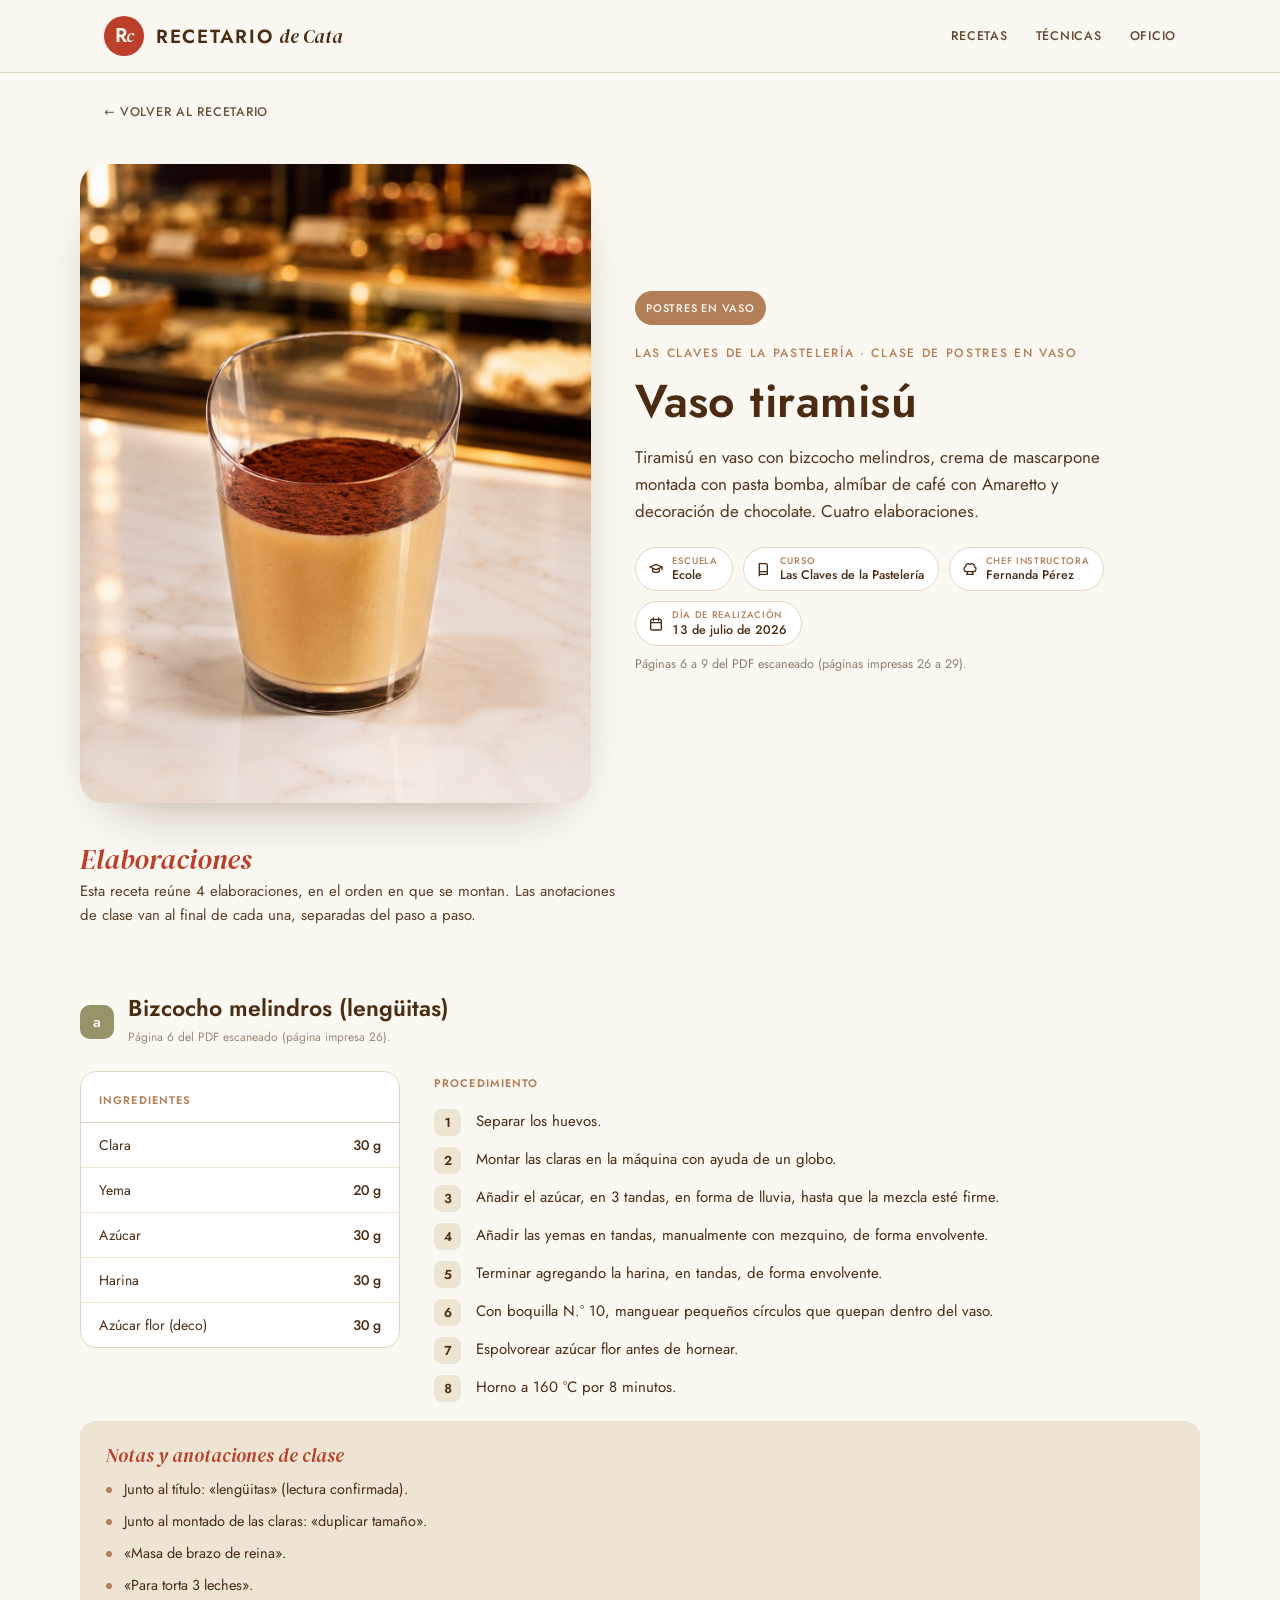
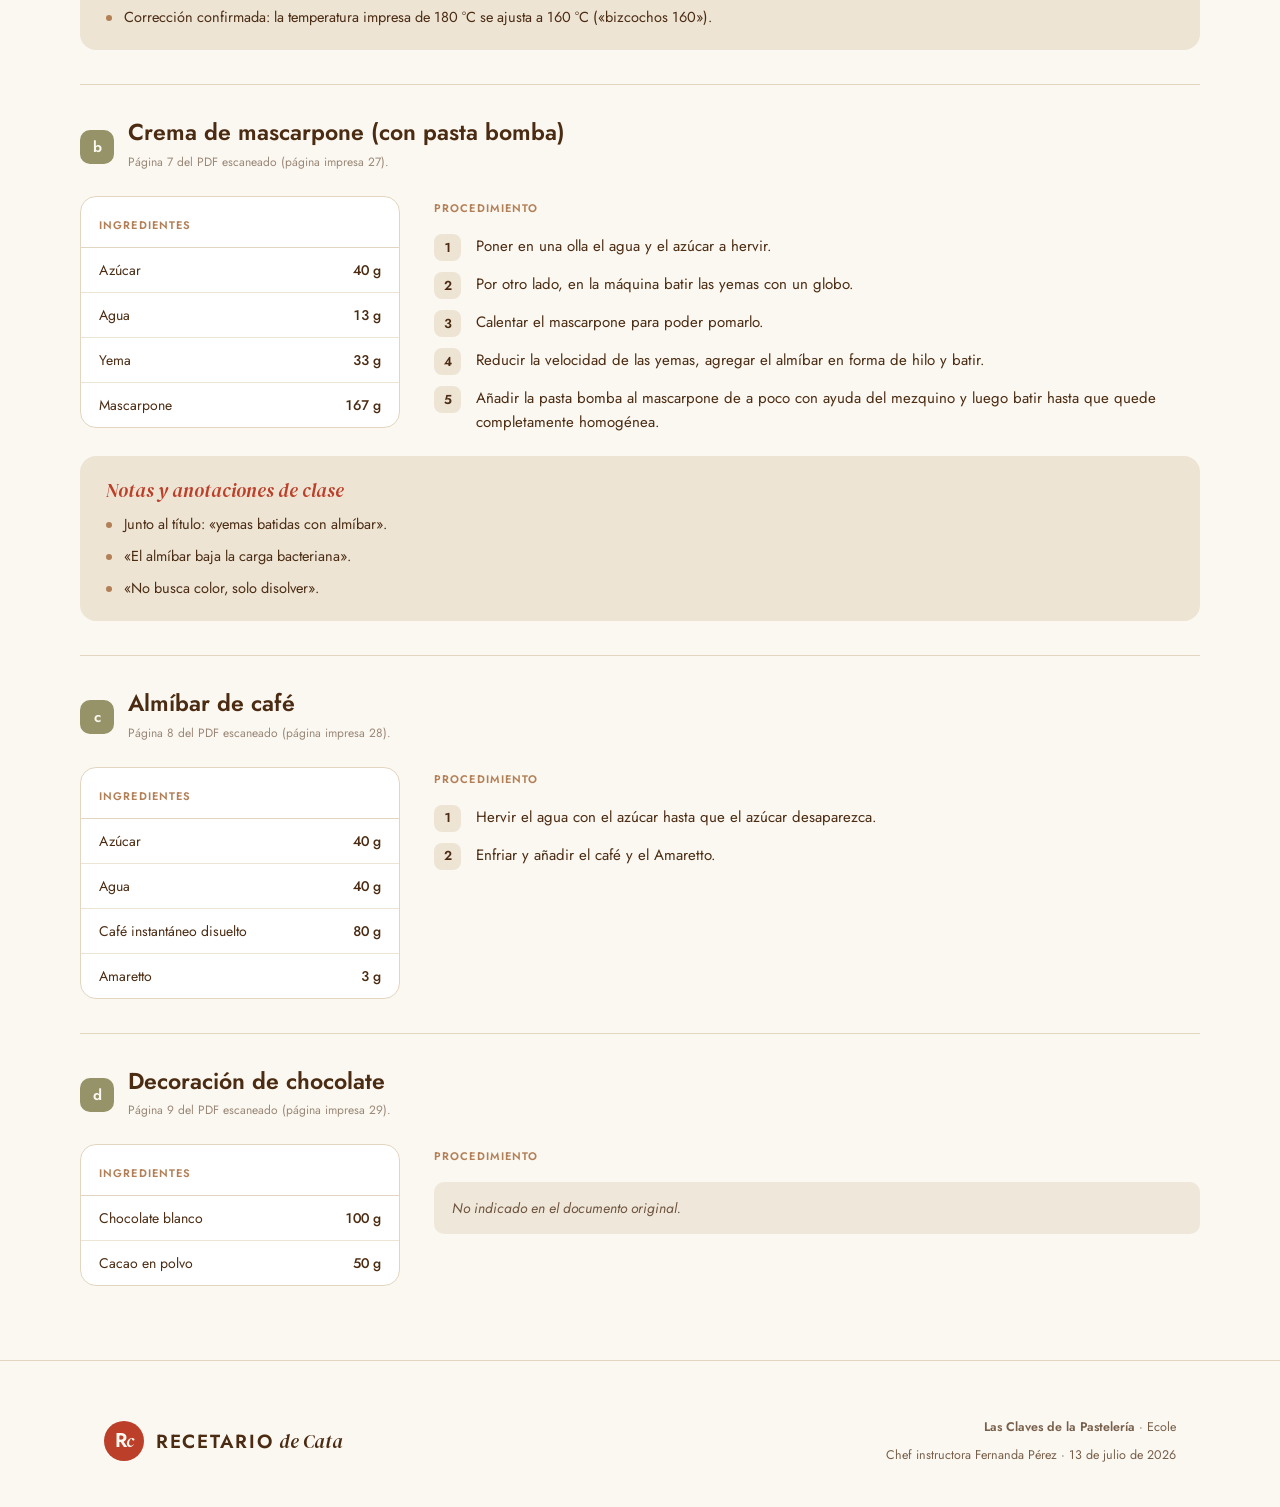
<file: recetas/vaso-tiramisu.html>
<!DOCTYPE html>
<html lang="es">
<head>
  <meta charset="UTF-8">
  <meta name="viewport" content="width=device-width, initial-scale=1.0">
  <title>Vaso tiramisú · Recetario de Cata</title>
  <meta name="description" content="Tiramisú en vaso con bizcocho melindros, crema de mascarpone montada con pasta bomba, almíbar de café con Amaretto y decoración de chocolate. Cuatro elaboraciones.">
  <link rel="icon" href="data:image/svg+xml,%3Csvg xmlns='http://www.w3.org/2000/svg' viewBox='0 0 64 64'%3E%3Crect width='64' height='64' rx='22' fill='%23BC3F29'/%3E%3Ctext x='16' y='44' font-family='Georgia,serif' font-size='34' fill='%23FBF8F1'%3ER%3C/text%3E%3Ctext x='36' y='44' font-family='Georgia,serif' font-style='italic' font-size='30' fill='%23FBF8F1'%3Ec%3C/text%3E%3C/svg%3E">
  <link rel="preconnect" href="https://fonts.googleapis.com">
  <link rel="preconnect" href="https://fonts.gstatic.com" crossorigin>
  <link href="https://fonts.googleapis.com/css2?family=DM+Serif+Display:ital@1&family=Jost:wght@300;400;500;600;700&display=swap" rel="stylesheet">
  <link rel="stylesheet" href="../assets/estilos.css">
</head>
<body>

  <header>
    <div class="wrap nav">
      <a class="brand" href="../index.html">
        <span class="monogram"><span class="r">R</span><span class="c">c</span></span>
        <span class="wordmark"><span class="recetario">Recetario</span><span class="decata">de&nbsp;Cata</span></span>
      </a>
      <nav class="links">
        <a href="../index.html#recetas">Recetas</a>
        <a href="../index.html#tecnicas">Técnicas</a>
        <a href="../index.html#valores">Oficio</a>
      </nav>
    </div>
  </header>

  <main>
    <div class="wrap" style="padding-top:26px">
      <a class="volver" href="../index.html#recetas">← Volver al recetario</a>
    </div>

    <!-- Cabecera de la ficha -->
    <div class="wrap receta-hero">
      <div class="grid">
        <div class="foto">
          <img src="../assets/img/recetas/vaso-tiramisu.jpg" alt="Vaso tiramisú" loading="lazy" width="1200" height="1500">
        </div>
        <div class="info">
          <span class="chip cat">Postres en vaso</span>
          <p class="kicker">Las Claves de la Pastelería · Clase de Postres en vaso</p>
          <h1>Vaso tiramisú</h1>
          <p class="resumen">Tiramisú en vaso con bizcocho melindros, crema de mascarpone montada con pasta bomba, almíbar de café con Amaretto y decoración de chocolate. Cuatro elaboraciones.</p>
          <div class="tag-row"><span class="tag"><svg width="16" height="16" viewBox="0 0 24 24" fill="none" stroke="#4B2C13" stroke-width="2" stroke-linecap="round" stroke-linejoin="round"><path d="M3 9l9-4 9 4-9 4-9-4z"/><path d="M7 11v4c0 1.2 2.4 2 5 2s5-.8 5-2v-4"/><path d="M21 9v4"/></svg><span class="tg"><span class="k">Escuela</span><span class="val">Ecole</span></span></span><span class="tag"><svg width="16" height="16" viewBox="0 0 24 24" fill="none" stroke="#4B2C13" stroke-width="2" stroke-linecap="round" stroke-linejoin="round"><path d="M5 4h10a2 2 0 0 1 2 2v14H7a2 2 0 0 0-2 2z"/><path d="M5 18a2 2 0 0 1 2-2h10"/></svg><span class="tg"><span class="k">Curso</span><span class="val">Las Claves de la Pastelería</span></span></span><span class="tag"><svg width="16" height="16" viewBox="0 0 24 24" fill="none" stroke="#4B2C13" stroke-width="2" stroke-linecap="round" stroke-linejoin="round"><path d="M7 20h10"/><path d="M8 20v-4"/><path d="M16 20v-4"/><path d="M6.5 16a4 4 0 0 1-1-7.7A3.6 3.6 0 0 1 12 5.6a3.6 3.6 0 0 1 6.5 2.7 4 4 0 0 1-1 7.7z"/></svg><span class="tg"><span class="k">Chef instructora</span><span class="val">Fernanda Pérez</span></span></span><span class="tag"><svg width="16" height="16" viewBox="0 0 24 24" fill="none" stroke="#4B2C13" stroke-width="2" stroke-linecap="round" stroke-linejoin="round"><rect x="4" y="5" width="16" height="16" rx="2"/><path d="M4 10h16"/><path d="M8 3v4"/><path d="M16 3v4"/></svg><span class="tg"><span class="k">Día de realización</span><span class="val">13 de julio de 2026</span></span></span></div>
          <p class="fuente">Páginas 6 a 9 del PDF escaneado (páginas impresas 26 a 29).</p>
        </div>
      </div>
    </div>

    <!-- Cuerpo -->
    <div class="wrap receta-body">
      <div class="intro-elab"><h2>Elaboraciones</h2><p>Esta receta reúne 4 elaboraciones, en el orden en que se montan. Las anotaciones de clase van al final de cada una, separadas del paso a paso.</p></div>
      <section class="componente"><div class="comp-head"><span class="comp-num">a</span><div><h3>Bizcocho melindros (lengüitas)</h3><div class="comp-fuente">Página 6 del PDF escaneado (página impresa 26).</div></div></div><div class="comp-grid"><div class="ingredientes"><div class="ing-title">Ingredientes</div><table><tbody><tr><td>Clara</td><td class="cant">30 g</td></tr><tr><td>Yema</td><td class="cant">20 g</td></tr><tr><td>Azúcar</td><td class="cant">30 g</td></tr><tr><td>Harina</td><td class="cant">30 g</td></tr><tr><td>Azúcar flor (deco)</td><td class="cant">30 g</td></tr></tbody></table></div><div class="procedimiento"><div class="proc-title">Procedimiento</div><ol><li>Separar los huevos.</li><li>Montar las claras en la máquina con ayuda de un globo.</li><li>Añadir el azúcar, en 3 tandas, en forma de lluvia, hasta que la mezcla esté firme.</li><li>Añadir las yemas en tandas, manualmente con mezquino, de forma envolvente.</li><li>Terminar agregando la harina, en tandas, de forma envolvente.</li><li>Con boquilla N.° 10, manguear pequeños círculos que quepan dentro del vaso.</li><li>Espolvorear azúcar flor antes de hornear.</li><li>Horno a 160 °C por 8 minutos.</li></ol></div></div><div class="notas"><div class="notas-label">Notas y anotaciones de clase</div><ul><li>Junto al título: «lengüitas» (lectura confirmada).</li><li>Junto al montado de las claras: «duplicar tamaño».</li><li>«Masa de brazo de reina».</li><li>«Para torta 3 leches».</li><li>Corrección confirmada: la temperatura impresa de 180 °C se ajusta a 160 °C («bizcochos 160»).</li></ul></div></section><section class="componente"><div class="comp-head"><span class="comp-num">b</span><div><h3>Crema de mascarpone (con pasta bomba)</h3><div class="comp-fuente">Página 7 del PDF escaneado (página impresa 27).</div></div></div><div class="comp-grid"><div class="ingredientes"><div class="ing-title">Ingredientes</div><table><tbody><tr><td>Azúcar</td><td class="cant">40 g</td></tr><tr><td>Agua</td><td class="cant">13 g</td></tr><tr><td>Yema</td><td class="cant">33 g</td></tr><tr><td>Mascarpone</td><td class="cant">167 g</td></tr></tbody></table></div><div class="procedimiento"><div class="proc-title">Procedimiento</div><ol><li>Poner en una olla el agua y el azúcar a hervir.</li><li>Por otro lado, en la máquina batir las yemas con un globo.</li><li>Calentar el mascarpone para poder pomarlo.</li><li>Reducir la velocidad de las yemas, agregar el almíbar en forma de hilo y batir.</li><li>Añadir la pasta bomba al mascarpone de a poco con ayuda del mezquino y luego batir hasta que quede completamente homogénea.</li></ol></div></div><div class="notas"><div class="notas-label">Notas y anotaciones de clase</div><ul><li>Junto al título: «yemas batidas con almíbar».</li><li>«El almíbar baja la carga bacteriana».</li><li>«No busca color, solo disolver».</li></ul></div></section><section class="componente"><div class="comp-head"><span class="comp-num">c</span><div><h3>Almíbar de café</h3><div class="comp-fuente">Página 8 del PDF escaneado (página impresa 28).</div></div></div><div class="comp-grid"><div class="ingredientes"><div class="ing-title">Ingredientes</div><table><tbody><tr><td>Azúcar</td><td class="cant">40 g</td></tr><tr><td>Agua</td><td class="cant">40 g</td></tr><tr><td>Café instantáneo disuelto</td><td class="cant">80 g</td></tr><tr><td>Amaretto</td><td class="cant">3 g</td></tr></tbody></table></div><div class="procedimiento"><div class="proc-title">Procedimiento</div><ol><li>Hervir el agua con el azúcar hasta que el azúcar desaparezca.</li><li>Enfriar y añadir el café y el Amaretto.</li></ol></div></div></section><section class="componente"><div class="comp-head"><span class="comp-num">d</span><div><h3>Decoración de chocolate</h3><div class="comp-fuente">Página 9 del PDF escaneado (página impresa 29).</div></div></div><div class="comp-grid"><div class="ingredientes"><div class="ing-title">Ingredientes</div><table><tbody><tr><td>Chocolate blanco</td><td class="cant">100 g</td></tr><tr><td>Cacao en polvo</td><td class="cant">50 g</td></tr></tbody></table></div><div class="procedimiento"><div class="proc-title">Procedimiento</div><div class="sin-proc">No indicado en el documento original.</div></div></div></section>
      
    </div>
  </main>

  <footer>
    <div class="wrap foot-row">
      <a class="brand" href="../index.html" style="text-decoration:none">
        <span class="monogram"><span class="r">R</span><span class="c">c</span></span>
        <span class="wordmark"><span class="recetario">Recetario</span><span class="decata">de&nbsp;Cata</span></span>
      </a>
      <div class="foot-credits">
        <span class="line"><b>Las Claves de la Pastelería</b> · Ecole</span>
        <span class="line">Chef instructora Fernanda Pérez · 13 de julio de 2026</span>
      </div>
    </div>
  </footer>

</body>
</html>
</file>
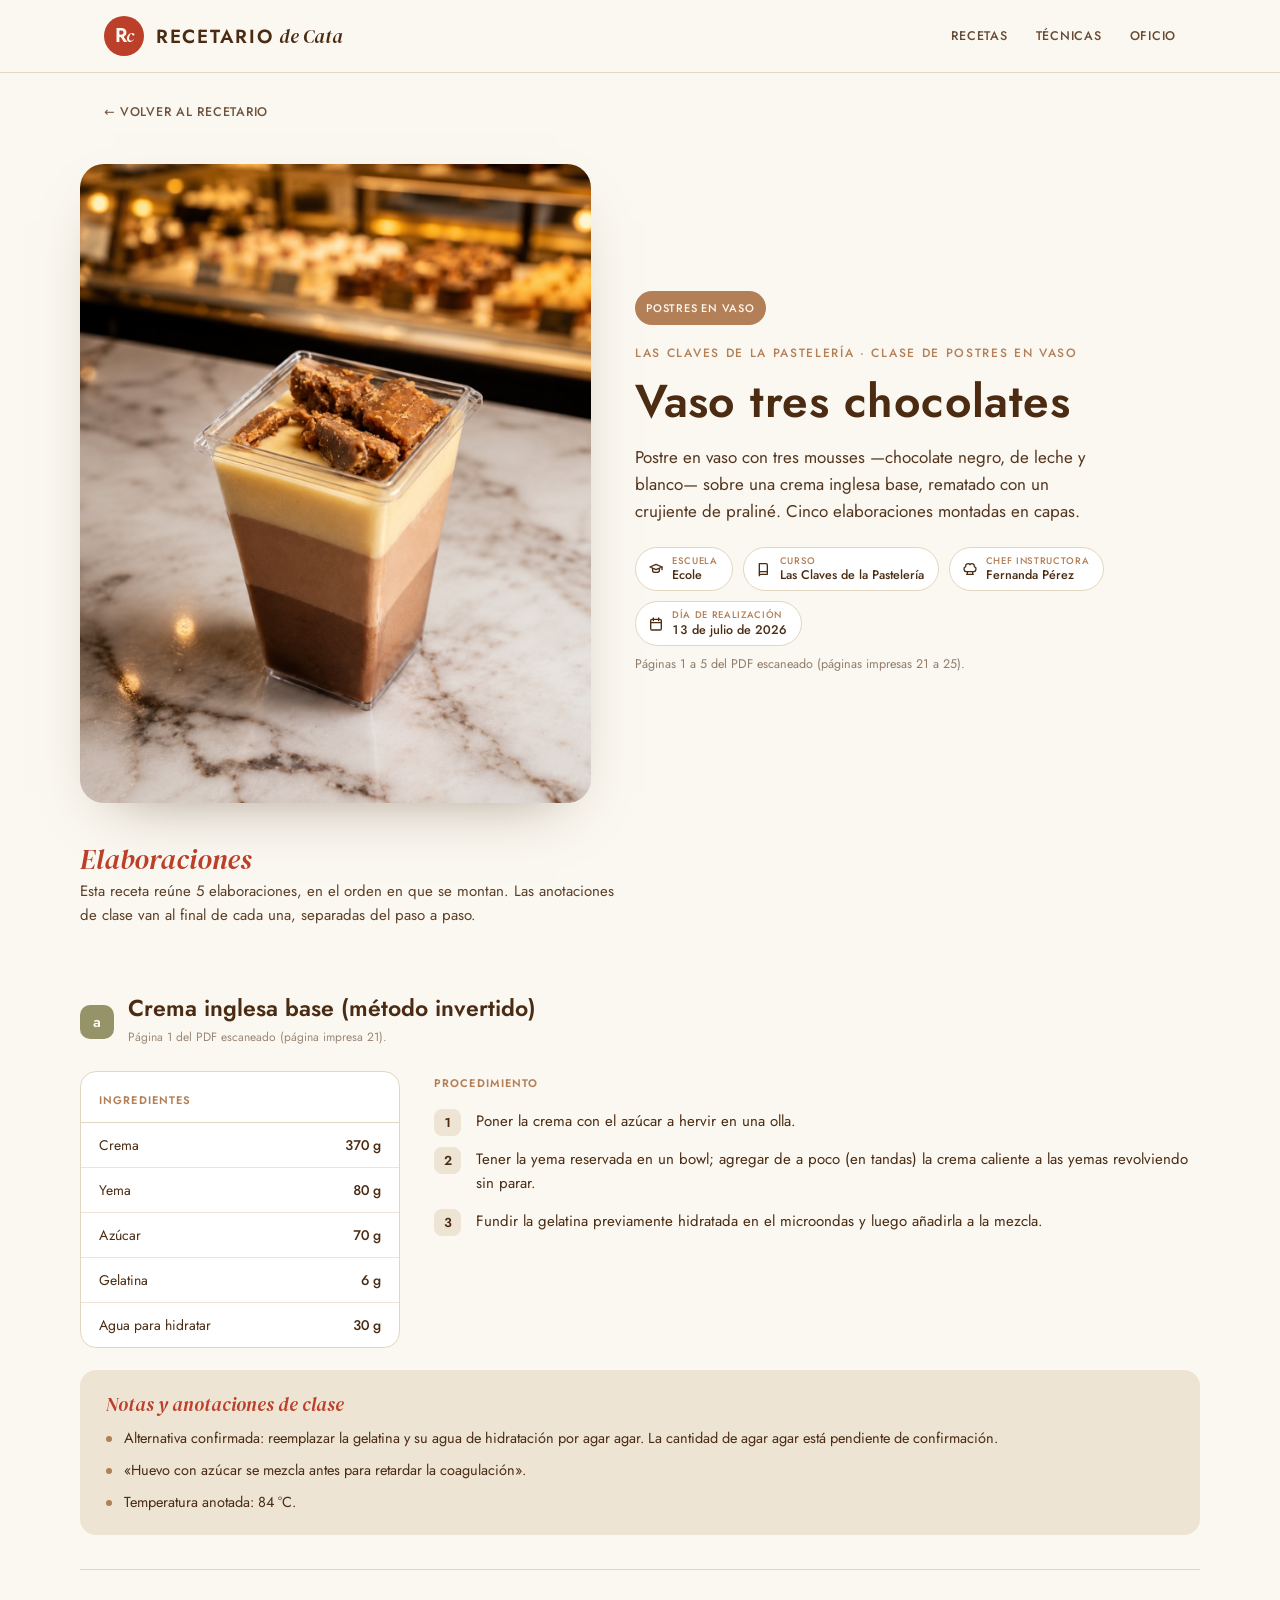
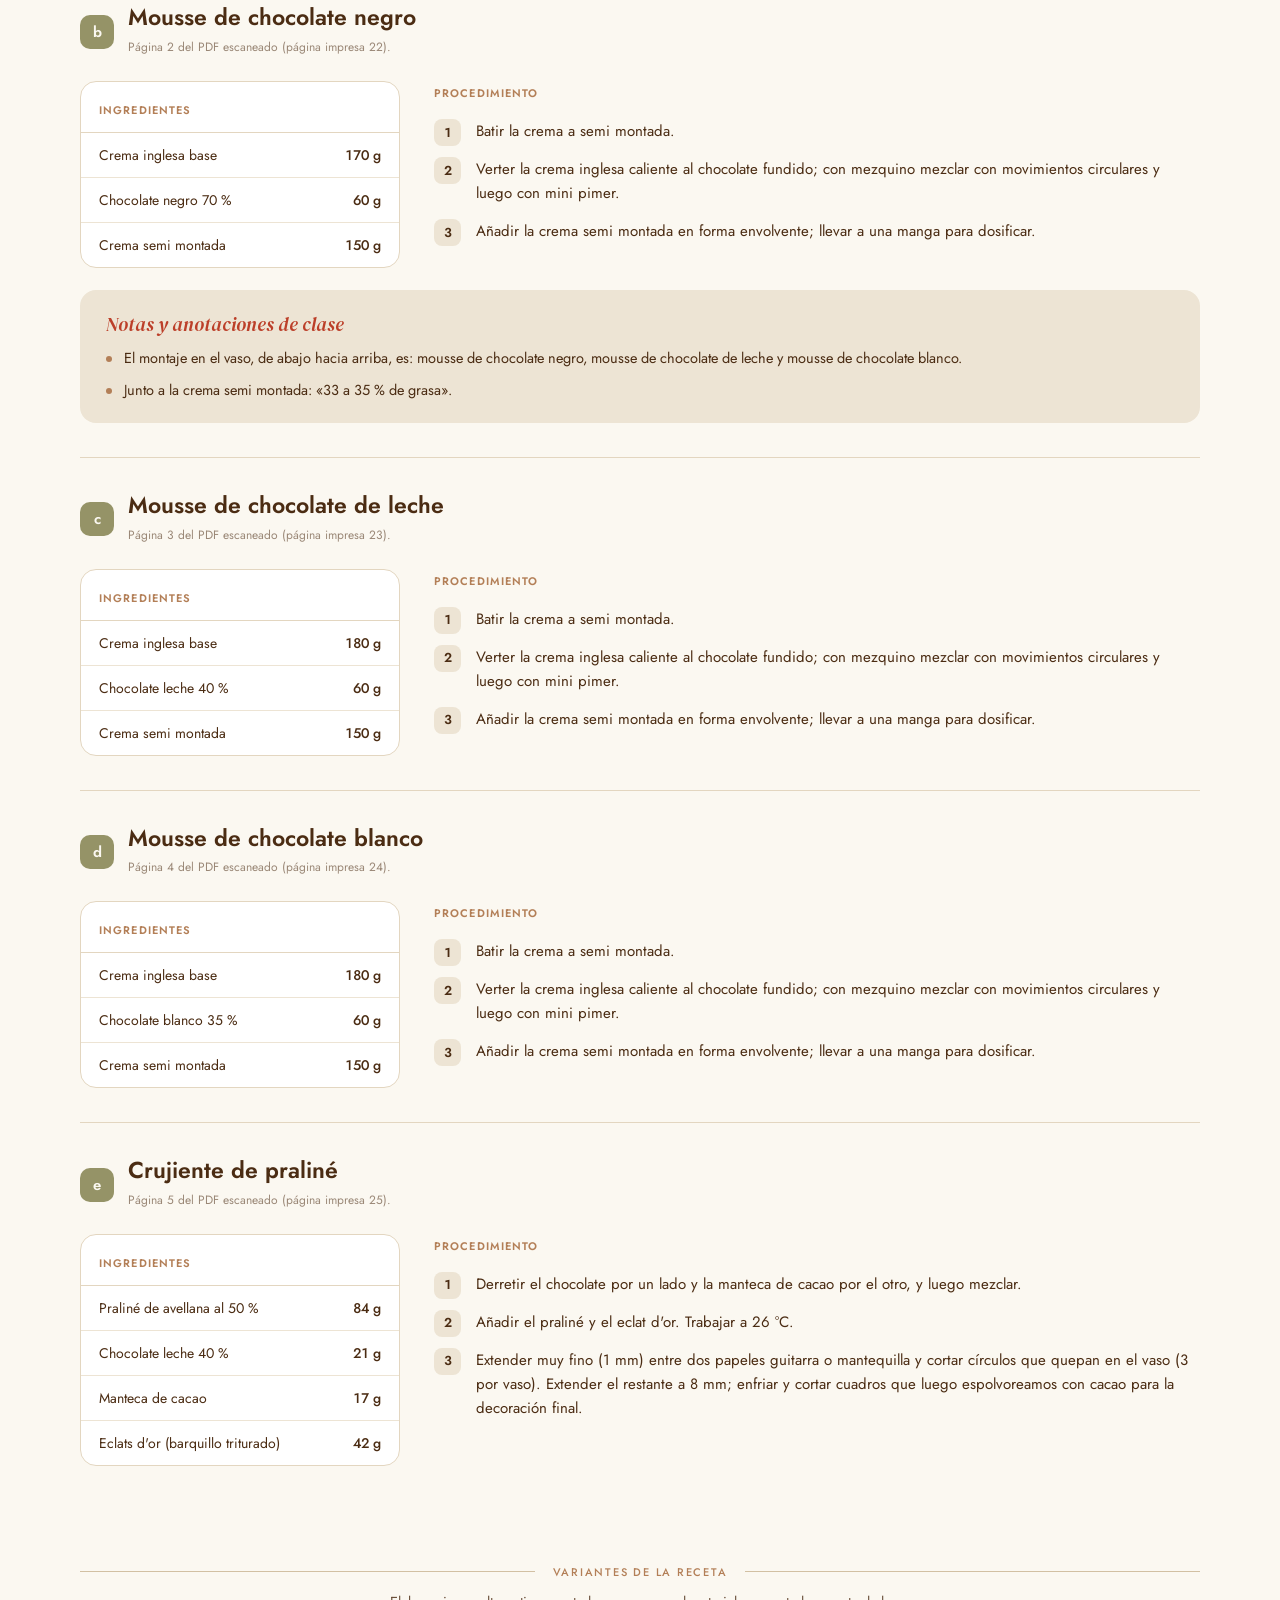
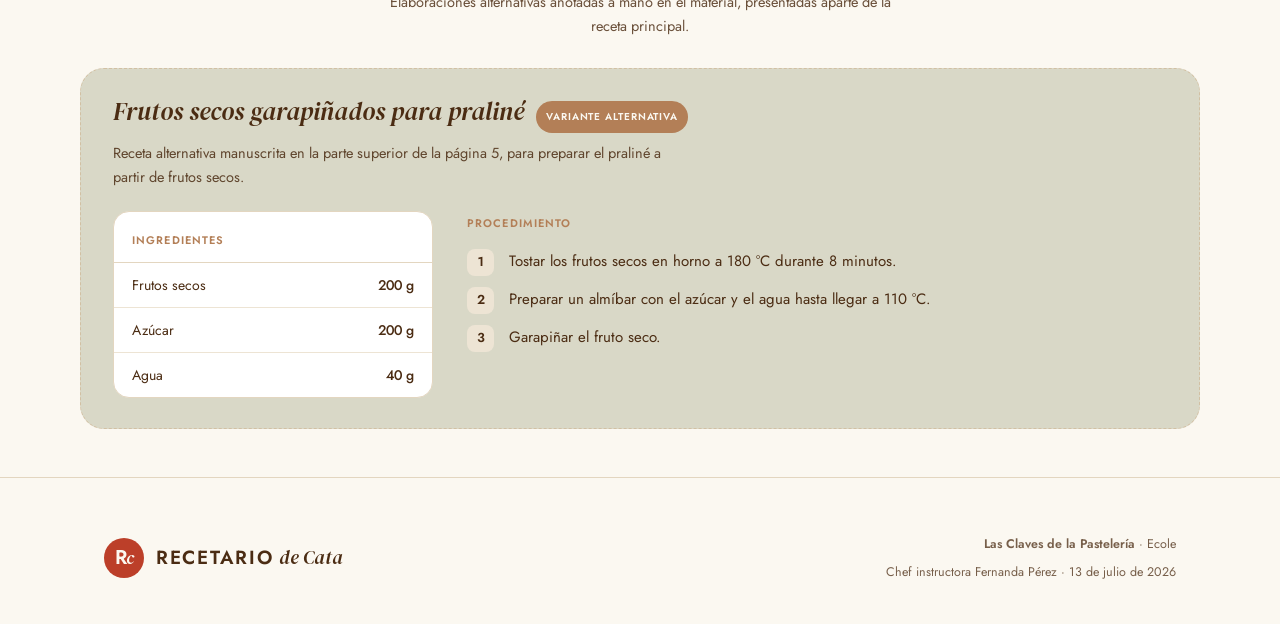
<file: recetas/vaso-tres-chocolates.html>
<!DOCTYPE html>
<html lang="es">
<head>
  <meta charset="UTF-8">
  <meta name="viewport" content="width=device-width, initial-scale=1.0">
  <title>Vaso tres chocolates · Recetario de Cata</title>
  <meta name="description" content="Postre en vaso con tres mousses —chocolate negro, de leche y blanco— sobre una crema inglesa base, rematado con un crujiente de praliné. Cinco elaboraciones montadas en capas.">
  <link rel="icon" href="data:image/svg+xml,%3Csvg xmlns='http://www.w3.org/2000/svg' viewBox='0 0 64 64'%3E%3Crect width='64' height='64' rx='22' fill='%23BC3F29'/%3E%3Ctext x='16' y='44' font-family='Georgia,serif' font-size='34' fill='%23FBF8F1'%3ER%3C/text%3E%3Ctext x='36' y='44' font-family='Georgia,serif' font-style='italic' font-size='30' fill='%23FBF8F1'%3Ec%3C/text%3E%3C/svg%3E">
  <link rel="preconnect" href="https://fonts.googleapis.com">
  <link rel="preconnect" href="https://fonts.gstatic.com" crossorigin>
  <link href="https://fonts.googleapis.com/css2?family=DM+Serif+Display:ital@1&family=Jost:wght@300;400;500;600;700&display=swap" rel="stylesheet">
  <link rel="stylesheet" href="../assets/estilos.css">
</head>
<body>

  <header>
    <div class="wrap nav">
      <a class="brand" href="../index.html">
        <span class="monogram"><span class="r">R</span><span class="c">c</span></span>
        <span class="wordmark"><span class="recetario">Recetario</span><span class="decata">de&nbsp;Cata</span></span>
      </a>
      <nav class="links">
        <a href="../index.html#recetas">Recetas</a>
        <a href="../index.html#tecnicas">Técnicas</a>
        <a href="../index.html#valores">Oficio</a>
      </nav>
    </div>
  </header>

  <main>
    <div class="wrap" style="padding-top:26px">
      <a class="volver" href="../index.html#recetas">← Volver al recetario</a>
    </div>

    <!-- Cabecera de la ficha -->
    <div class="wrap receta-hero">
      <div class="grid">
        <div class="foto">
          <img src="../assets/img/recetas/vaso-tres-chocolates.jpg" alt="Vaso tres chocolates" loading="lazy" width="1200" height="1500">
        </div>
        <div class="info">
          <span class="chip cat">Postres en vaso</span>
          <p class="kicker">Las Claves de la Pastelería · Clase de Postres en vaso</p>
          <h1>Vaso tres chocolates</h1>
          <p class="resumen">Postre en vaso con tres mousses —chocolate negro, de leche y blanco— sobre una crema inglesa base, rematado con un crujiente de praliné. Cinco elaboraciones montadas en capas.</p>
          <div class="tag-row"><span class="tag"><svg width="16" height="16" viewBox="0 0 24 24" fill="none" stroke="#4B2C13" stroke-width="2" stroke-linecap="round" stroke-linejoin="round"><path d="M3 9l9-4 9 4-9 4-9-4z"/><path d="M7 11v4c0 1.2 2.4 2 5 2s5-.8 5-2v-4"/><path d="M21 9v4"/></svg><span class="tg"><span class="k">Escuela</span><span class="val">Ecole</span></span></span><span class="tag"><svg width="16" height="16" viewBox="0 0 24 24" fill="none" stroke="#4B2C13" stroke-width="2" stroke-linecap="round" stroke-linejoin="round"><path d="M5 4h10a2 2 0 0 1 2 2v14H7a2 2 0 0 0-2 2z"/><path d="M5 18a2 2 0 0 1 2-2h10"/></svg><span class="tg"><span class="k">Curso</span><span class="val">Las Claves de la Pastelería</span></span></span><span class="tag"><svg width="16" height="16" viewBox="0 0 24 24" fill="none" stroke="#4B2C13" stroke-width="2" stroke-linecap="round" stroke-linejoin="round"><path d="M7 20h10"/><path d="M8 20v-4"/><path d="M16 20v-4"/><path d="M6.5 16a4 4 0 0 1-1-7.7A3.6 3.6 0 0 1 12 5.6a3.6 3.6 0 0 1 6.5 2.7 4 4 0 0 1-1 7.7z"/></svg><span class="tg"><span class="k">Chef instructora</span><span class="val">Fernanda Pérez</span></span></span><span class="tag"><svg width="16" height="16" viewBox="0 0 24 24" fill="none" stroke="#4B2C13" stroke-width="2" stroke-linecap="round" stroke-linejoin="round"><rect x="4" y="5" width="16" height="16" rx="2"/><path d="M4 10h16"/><path d="M8 3v4"/><path d="M16 3v4"/></svg><span class="tg"><span class="k">Día de realización</span><span class="val">13 de julio de 2026</span></span></span></div>
          <p class="fuente">Páginas 1 a 5 del PDF escaneado (páginas impresas 21 a 25).</p>
        </div>
      </div>
    </div>

    <!-- Cuerpo -->
    <div class="wrap receta-body">
      <div class="intro-elab"><h2>Elaboraciones</h2><p>Esta receta reúne 5 elaboraciones, en el orden en que se montan. Las anotaciones de clase van al final de cada una, separadas del paso a paso.</p></div>
      <section class="componente"><div class="comp-head"><span class="comp-num">a</span><div><h3>Crema inglesa base (método invertido)</h3><div class="comp-fuente">Página 1 del PDF escaneado (página impresa 21).</div></div></div><div class="comp-grid"><div class="ingredientes"><div class="ing-title">Ingredientes</div><table><tbody><tr><td>Crema</td><td class="cant">370 g</td></tr><tr><td>Yema</td><td class="cant">80 g</td></tr><tr><td>Azúcar</td><td class="cant">70 g</td></tr><tr><td>Gelatina</td><td class="cant">6 g</td></tr><tr><td>Agua para hidratar</td><td class="cant">30 g</td></tr></tbody></table></div><div class="procedimiento"><div class="proc-title">Procedimiento</div><ol><li>Poner la crema con el azúcar a hervir en una olla.</li><li>Tener la yema reservada en un bowl; agregar de a poco (en tandas) la crema caliente a las yemas revolviendo sin parar.</li><li>Fundir la gelatina previamente hidratada en el microondas y luego añadirla a la mezcla.</li></ol></div></div><div class="notas"><div class="notas-label">Notas y anotaciones de clase</div><ul><li>Alternativa confirmada: reemplazar la gelatina y su agua de hidratación por agar agar. La cantidad de agar agar está pendiente de confirmación.</li><li>«Huevo con azúcar se mezcla antes para retardar la coagulación».</li><li>Temperatura anotada: 84 °C.</li></ul></div></section><section class="componente"><div class="comp-head"><span class="comp-num">b</span><div><h3>Mousse de chocolate negro</h3><div class="comp-fuente">Página 2 del PDF escaneado (página impresa 22).</div></div></div><div class="comp-grid"><div class="ingredientes"><div class="ing-title">Ingredientes</div><table><tbody><tr><td>Crema inglesa base</td><td class="cant">170 g</td></tr><tr><td>Chocolate negro 70 %</td><td class="cant">60 g</td></tr><tr><td>Crema semi montada</td><td class="cant">150 g</td></tr></tbody></table></div><div class="procedimiento"><div class="proc-title">Procedimiento</div><ol><li>Batir la crema a semi montada.</li><li>Verter la crema inglesa caliente al chocolate fundido; con mezquino mezclar con movimientos circulares y luego con mini pimer.</li><li>Añadir la crema semi montada en forma envolvente; llevar a una manga para dosificar.</li></ol></div></div><div class="notas"><div class="notas-label">Notas y anotaciones de clase</div><ul><li>El montaje en el vaso, de abajo hacia arriba, es: mousse de chocolate negro, mousse de chocolate de leche y mousse de chocolate blanco.</li><li>Junto a la crema semi montada: «33 a 35 % de grasa».</li></ul></div></section><section class="componente"><div class="comp-head"><span class="comp-num">c</span><div><h3>Mousse de chocolate de leche</h3><div class="comp-fuente">Página 3 del PDF escaneado (página impresa 23).</div></div></div><div class="comp-grid"><div class="ingredientes"><div class="ing-title">Ingredientes</div><table><tbody><tr><td>Crema inglesa base</td><td class="cant">180 g</td></tr><tr><td>Chocolate leche 40 %</td><td class="cant">60 g</td></tr><tr><td>Crema semi montada</td><td class="cant">150 g</td></tr></tbody></table></div><div class="procedimiento"><div class="proc-title">Procedimiento</div><ol><li>Batir la crema a semi montada.</li><li>Verter la crema inglesa caliente al chocolate fundido; con mezquino mezclar con movimientos circulares y luego con mini pimer.</li><li>Añadir la crema semi montada en forma envolvente; llevar a una manga para dosificar.</li></ol></div></div></section><section class="componente"><div class="comp-head"><span class="comp-num">d</span><div><h3>Mousse de chocolate blanco</h3><div class="comp-fuente">Página 4 del PDF escaneado (página impresa 24).</div></div></div><div class="comp-grid"><div class="ingredientes"><div class="ing-title">Ingredientes</div><table><tbody><tr><td>Crema inglesa base</td><td class="cant">180 g</td></tr><tr><td>Chocolate blanco 35 %</td><td class="cant">60 g</td></tr><tr><td>Crema semi montada</td><td class="cant">150 g</td></tr></tbody></table></div><div class="procedimiento"><div class="proc-title">Procedimiento</div><ol><li>Batir la crema a semi montada.</li><li>Verter la crema inglesa caliente al chocolate fundido; con mezquino mezclar con movimientos circulares y luego con mini pimer.</li><li>Añadir la crema semi montada en forma envolvente; llevar a una manga para dosificar.</li></ol></div></div></section><section class="componente"><div class="comp-head"><span class="comp-num">e</span><div><h3>Crujiente de praliné</h3><div class="comp-fuente">Página 5 del PDF escaneado (página impresa 25).</div></div></div><div class="comp-grid"><div class="ingredientes"><div class="ing-title">Ingredientes</div><table><tbody><tr><td>Praliné de avellana al 50 %</td><td class="cant">84 g</td></tr><tr><td>Chocolate leche 40 %</td><td class="cant">21 g</td></tr><tr><td>Manteca de cacao</td><td class="cant">17 g</td></tr><tr><td>Eclats d&#x27;or (barquillo triturado)</td><td class="cant">42 g</td></tr></tbody></table></div><div class="procedimiento"><div class="proc-title">Procedimiento</div><ol><li>Derretir el chocolate por un lado y la manteca de cacao por el otro, y luego mezclar.</li><li>Añadir el praliné y el eclat d&#x27;or. Trabajar a 26 °C.</li><li>Extender muy fino (1 mm) entre dos papeles guitarra o mantequilla y cortar círculos que quepan en el vaso (3 por vaso). Extender el restante a 8 mm; enfriar y cortar cuadros que luego espolvoreamos con cacao para la decoración final.</li></ol></div></div></section>
      <section class="alternativas"><div class="alt-divider"><span>Variantes de la receta</span></div><p class="alt-intro">Elaboraciones alternativas anotadas a mano en el material, presentadas aparte de la receta principal.</p><article class="alternativa"><div class="alt-head"><h3>Frutos secos garapiñados para praliné</h3><span class="alt-tag">Variante alternativa</span></div><p class="alt-desc">Receta alternativa manuscrita en la parte superior de la página 5, para preparar el praliné a partir de frutos secos.</p><div class="comp-grid"><div class="ingredientes"><div class="ing-title">Ingredientes</div><table><tbody><tr><td>Frutos secos</td><td class="cant">200 g</td></tr><tr><td>Azúcar</td><td class="cant">200 g</td></tr><tr><td>Agua</td><td class="cant">40 g</td></tr></tbody></table></div><div class="procedimiento"><div class="proc-title">Procedimiento</div><ol><li>Tostar los frutos secos en horno a 180 °C durante 8 minutos.</li><li>Preparar un almíbar con el azúcar y el agua hasta llegar a 110 °C.</li><li>Garapiñar el fruto seco.</li></ol></div></div></article></section>
    </div>
  </main>

  <footer>
    <div class="wrap foot-row">
      <a class="brand" href="../index.html" style="text-decoration:none">
        <span class="monogram"><span class="r">R</span><span class="c">c</span></span>
        <span class="wordmark"><span class="recetario">Recetario</span><span class="decata">de&nbsp;Cata</span></span>
      </a>
      <div class="foot-credits">
        <span class="line"><b>Las Claves de la Pastelería</b> · Ecole</span>
        <span class="line">Chef instructora Fernanda Pérez · 13 de julio de 2026</span>
      </div>
    </div>
  </footer>

</body>
</html>
</file>
<file: assets/estilos.css>
/* ============================================================
   Recetario de Cata — hoja de estilos de marca
   Restricción dura: solo paleta y tipografías oficiales.
   Paleta: Artichoke · French Beige · Paprika · Brunette + neutros.
   Tipografías: Jost (display/cuerpo) + DM Serif Display (acento).
   ============================================================ */

:root {
  /* Paleta oficial */
  --artichoke: #959367;
  --artichoke-75: #ABA986;
  --artichoke-50: #C2C0A6;
  --artichoke-25: #D9D8C7;
  --french-beige: #B37F57;
  --paprika: #BC3F29;
  --paprika-dark: #A8371F;
  --brunette: #4B2C13;
  --crema: #FBF8F1;
  --merengue: #EDE4D4;
  --neutral-3: #E3D6C0;
  --neutral-4: #D2C0A3;
  --radius-sm: 10px;
  --radius-md: 16px;
  --radius-lg: 24px;
}

* { box-sizing: border-box; margin: 0; padding: 0; }
html { scroll-behavior: smooth; }

body {
  font-family: 'Jost', system-ui, sans-serif;
  font-weight: 400;
  font-size: 15px;
  line-height: 24px;
  color: var(--brunette);
  background: var(--crema);
  -webkit-font-smoothing: antialiased;
}

.wrap { max-width: 1120px; margin: 0 auto; padding: 0 24px; }
.tabular { font-variant-numeric: tabular-nums; }

/* ---------- Wordmark ---------- */
.wordmark { display: inline-flex; align-items: baseline; gap: .28em; line-height: 1; white-space: nowrap; }
.wordmark .recetario { font-family: 'Jost', sans-serif; font-weight: 600; text-transform: uppercase; letter-spacing: 0.09em; }
.wordmark .decata { font-family: 'DM Serif Display', Georgia, serif; font-style: italic; font-weight: 400; }

/* Monograma Rc */
.monogram {
  display: inline-flex; align-items: center; justify-content: center;
  width: 40px; height: 40px; border-radius: 22px;
  background: var(--paprika); color: var(--crema); line-height: 1; flex: none;
}
.monogram .r { font-family: 'Jost', sans-serif; font-weight: 600; font-size: 20px; }
.monogram .c { font-family: 'DM Serif Display', serif; font-style: italic; font-size: 18px; margin-left: -1px; }

/* ---------- Header ---------- */
header {
  position: sticky; top: 0; z-index: 20;
  background: rgba(251, 248, 241, 0.92);
  backdrop-filter: saturate(1.4) blur(8px);
  border-bottom: 1px solid var(--neutral-3);
}
.nav { display: flex; align-items: center; justify-content: space-between; height: 72px; }
.brand { display: inline-flex; align-items: center; gap: 12px; text-decoration: none; color: var(--brunette); }
.brand .wordmark { font-size: 19px; }
nav.links { display: flex; gap: 28px; align-items: center; }
nav.links a {
  font-weight: 500; text-transform: uppercase; letter-spacing: 0.06em;
  font-size: 12.5px; color: var(--brunette); text-decoration: none; opacity: .85;
}
nav.links a:hover { opacity: 1; color: var(--paprika); }

/* ---------- Botones ---------- */
.btn {
  display: inline-flex; align-items: center; gap: 9px;
  font-weight: 500; text-transform: uppercase; letter-spacing: 0.06em; font-size: 13px;
  padding: 14px 24px; border-radius: var(--radius-sm); text-decoration: none; border: 1.5px solid transparent;
  transition: transform .12s ease, background .18s ease;
  cursor: pointer;
}
.btn-primary { background: var(--paprika); color: var(--crema); }
.btn-primary:hover { transform: translateY(-1px); background: var(--paprika-dark); }
.btn-ghost { border-color: var(--brunette); color: var(--brunette); background: transparent; }
.btn-ghost:hover { background: var(--merengue); }

/* ---------- Hero (portada) ---------- */
.hero { padding: 84px 0 64px; }
.hero .kicker { font-weight: 500; text-transform: uppercase; letter-spacing: 0.14em; font-size: 12px; color: var(--french-beige); margin-bottom: 20px; }
.hero h1 { font-family: 'Jost', sans-serif; font-weight: 600; font-size: clamp(38px, 6vw, 60px); line-height: 1.05; letter-spacing: 0.01em; max-width: 15ch; }
.hero h1 em { font-family: 'DM Serif Display', serif; font-style: italic; font-weight: 400; color: var(--paprika); }
.hero p.lead { margin: 24px 0 36px; max-width: 52ch; font-size: 17px; line-height: 27px; }
.cta-row { display: flex; gap: 14px; flex-wrap: wrap; align-items: center; }
.hero-grid { display: grid; grid-template-columns: 1.15fr .85fr; gap: 56px; align-items: center; }

/* Tarjeta de portada (olivo) */
.cover-card { background: var(--artichoke); color: var(--crema); border-radius: var(--radius-lg); padding: 34px; box-shadow: 0 24px 60px -30px rgba(75,44,19,.5); }
.cover-card .eyebrow { display: inline-flex; align-items: center; gap: 8px; font-size: 11.5px; text-transform: uppercase; letter-spacing: 0.1em; font-weight: 500; background: rgba(251,248,241,.16); padding: 6px 12px; border-radius: 999px; margin-bottom: 22px; }
.cover-card h3 { font-family: 'DM Serif Display', serif; font-style: italic; font-weight: 400; font-size: 30px; margin-bottom: 8px; }
.cover-card .stat-row { display: flex; gap: 26px; margin-top: 26px; padding-top: 22px; border-top: 1px solid rgba(251,248,241,.24); flex-wrap: wrap; }
.cover-card .stat .n { font-weight: 600; font-size: 26px; font-variant-numeric: tabular-nums; display: block; }
.cover-card .stat .l { font-size: 11px; text-transform: uppercase; letter-spacing: 0.08em; opacity: .82; }

/* ---------- Secciones ---------- */
section.block { padding: 68px 0; }
.sec-head { margin-bottom: 40px; }
.sec-head h2 { font-family: 'DM Serif Display', serif; font-style: italic; font-weight: 400; font-size: 30px; color: var(--paprika); line-height: 1.15; }
.sec-head p { margin-top: 10px; max-width: 60ch; color: var(--brunette); opacity: .9; }

/* ---------- Chips ---------- */
.chip {
  display: inline-flex; align-items: center; gap: 6px;
  font-size: 11px; text-transform: uppercase; letter-spacing: 0.07em; font-weight: 500;
  padding: 5px 11px; border-radius: 999px; white-space: nowrap;
}
.chip.cat { background: var(--french-beige); color: var(--crema); }           /* relleno = categoría */
.chip.state { background: transparent; border: 1.5px solid var(--artichoke); color: var(--brunette); } /* contorno = estado */
.chip.bonus { background: var(--paprika); color: var(--crema); }

/* ---------- Grid de recetas (portada) ---------- */
.cards { display: grid; grid-template-columns: repeat(3, 1fr); gap: 24px; }
.card {
  background: #fff; border: 1px solid var(--neutral-3); border-radius: var(--radius-md);
  overflow: hidden; display: flex; flex-direction: column; text-decoration: none; color: inherit;
  transition: transform .14s ease, box-shadow .18s ease;
}
.card:hover { transform: translateY(-3px); box-shadow: 0 20px 44px -28px rgba(75,44,19,.45); }
.card .thumb { aspect-ratio: 3 / 2; background: var(--merengue); position: relative; display: flex; align-items: center; justify-content: center; overflow: hidden; }
.card .thumb img { width: 100%; height: 100%; object-fit: cover; display: block; }
.card .thumb .chip { position: absolute; top: 14px; left: 14px; z-index: 2; }
.card .body { padding: 20px 20px 22px; display: flex; flex-direction: column; gap: 12px; flex: 1; }
.card h4 { font-family: 'Jost', sans-serif; font-weight: 600; font-size: 20px; line-height: 1.2; }
.card p { font-size: 14px; line-height: 22px; opacity: .92; }
.card .meta { display: flex; gap: 16px; flex-wrap: wrap; margin-top: auto; padding-top: 8px; }
.card .meta .item { display: flex; align-items: center; gap: 7px; font-size: 12.5px; font-variant-numeric: tabular-nums; opacity: .85; }
.card .meta svg { flex: none; }

/* ---------- Bloque Tip / Nota (merengue) ---------- */
.tip { background: var(--merengue); border-radius: var(--radius-md); padding: 30px 34px; display: flex; gap: 18px; align-items: flex-start; margin-top: 8px; }
.tip .label { font-family: 'DM Serif Display', serif; font-style: italic; color: var(--paprika); font-size: 21px; flex: none; }
.tip p { font-size: 16px; line-height: 26px; }

/* ---------- Franja de valores ---------- */
.values { background: var(--brunette); color: var(--crema); }
.values .grid3 { display: grid; grid-template-columns: repeat(3, 1fr); gap: 40px; }
.values .v h3 { font-family: 'DM Serif Display', serif; font-style: italic; font-weight: 400; font-size: 24px; margin-bottom: 10px; color: var(--crema); }
.values .v p { opacity: .86; line-height: 25px; }
.values .num { display: block; font-size: 13px; letter-spacing: .1em; opacity: .6; margin-bottom: 14px; font-variant-numeric: tabular-nums; }

/* ============================================================
   FICHA DE RECETA
   ============================================================ */

/* Migas / volver */
.volver { display: inline-flex; align-items: center; gap: 8px; font-size: 12.5px; text-transform: uppercase; letter-spacing: 0.06em; font-weight: 500; color: var(--brunette); text-decoration: none; opacity: .8; }
.volver:hover { opacity: 1; color: var(--paprika); }

/* Cabecera de la ficha */
.receta-hero { padding: 40px 0 12px; }
.receta-hero .grid { display: grid; grid-template-columns: 0.95fr 1.05fr; gap: 44px; align-items: center; }
.receta-hero .foto { border-radius: var(--radius-lg); overflow: hidden; background: var(--merengue); box-shadow: 0 24px 60px -34px rgba(75,44,19,.55); aspect-ratio: 4 / 5; }
.receta-hero .foto img { width: 100%; height: 100%; object-fit: cover; display: block; }
.receta-hero .kicker { font-weight: 500; text-transform: uppercase; letter-spacing: 0.14em; font-size: 12px; color: var(--french-beige); margin: 16px 0 12px; }
.receta-hero h1 { font-family: 'Jost', sans-serif; font-weight: 600; font-size: clamp(30px, 4.4vw, 46px); line-height: 1.06; letter-spacing: 0.01em; }
.receta-hero .resumen { margin: 18px 0 22px; font-size: 17px; line-height: 27px; max-width: 48ch; opacity: .95; }
.receta-hero .fuente { font-size: 12.5px; color: var(--brunette); opacity: .6; margin-top: 6px; }

/* Fila de tags de la clase: Ecole · curso · chef · día */
.tag-row { display: flex; flex-wrap: wrap; gap: 10px; margin-top: 4px; }
.tag {
  display: inline-flex; align-items: center; gap: 8px;
  background: #fff; border: 1px solid var(--neutral-3); border-radius: 999px;
  padding: 7px 14px 7px 12px; font-size: 12.5px; color: var(--brunette);
}
.tag svg { flex: none; }
.tag .tg { display: flex; flex-direction: column; line-height: 1.3; }
.tag .k { text-transform: uppercase; letter-spacing: 0.07em; font-size: 9.5px; font-weight: 500; color: var(--french-beige); }
.tag .val { font-weight: 500; font-variant-numeric: tabular-nums; }

/* Cuerpo de la ficha */
.receta-body { padding: 24px 0 40px; }
.receta-body > .intro-elab { margin: 8px 0 34px; }
.receta-body .intro-elab h2 { font-family: 'DM Serif Display', serif; font-style: italic; font-weight: 400; font-size: 28px; color: var(--paprika); }
.receta-body .intro-elab p { margin-top: 8px; max-width: 60ch; opacity: .9; }

/* Componente (sub-elaboración a, b, c...) */
.componente { border-top: 1px solid var(--neutral-3); padding: 34px 0; }
.componente:first-of-type { border-top: none; }
.comp-head { display: flex; align-items: baseline; gap: 14px; margin-bottom: 22px; }
.comp-num {
  flex: none; display: inline-flex; align-items: center; justify-content: center;
  width: 34px; height: 34px; border-radius: 10px; background: var(--artichoke); color: var(--crema);
  font-weight: 600; font-size: 15px; font-variant-numeric: tabular-nums; align-self: center;
}
.comp-head h3 { font-family: 'Jost', sans-serif; font-weight: 600; font-size: 23px; line-height: 1.2; }
.comp-head .comp-fuente { font-size: 12px; opacity: .55; margin-top: 3px; }

.comp-grid { display: grid; grid-template-columns: 320px 1fr; gap: 34px; align-items: start; }

/* Tabla de ingredientes */
.ingredientes { background: #fff; border: 1px solid var(--neutral-3); border-radius: var(--radius-md); overflow: hidden; }
.ingredientes .ing-title { font-size: 11px; text-transform: uppercase; letter-spacing: 0.1em; font-weight: 600; color: var(--french-beige); padding: 16px 18px 10px; }
.ingredientes table { width: 100%; border-collapse: collapse; }
.ingredientes td { padding: 10px 18px; border-top: 1px solid var(--merengue); font-size: 14px; vertical-align: baseline; }
.ingredientes tr:first-child td { border-top: 1px solid var(--neutral-3); }
.ingredientes td.cant { text-align: right; font-weight: 500; font-variant-numeric: tabular-nums; white-space: nowrap; color: var(--brunette); }
.ingredientes td.sin { color: var(--french-beige); font-style: italic; font-weight: 400; font-size: 12.5px; }

/* Procedimiento */
.procedimiento .proc-title { font-size: 11px; text-transform: uppercase; letter-spacing: 0.1em; font-weight: 600; color: var(--french-beige); margin-bottom: 14px; }
.procedimiento ol { list-style: none; counter-reset: paso; display: flex; flex-direction: column; gap: 14px; }
.procedimiento ol li { counter-increment: paso; position: relative; padding-left: 42px; font-size: 15px; line-height: 24px; }
.procedimiento ol li::before {
  content: counter(paso); position: absolute; left: 0; top: 0;
  width: 27px; height: 27px; border-radius: 8px; background: var(--merengue); color: var(--brunette);
  display: inline-flex; align-items: center; justify-content: center;
  font-weight: 600; font-size: 13px; font-variant-numeric: tabular-nums;
}
.procedimiento .sin-proc { background: var(--merengue); border-radius: var(--radius-sm); padding: 14px 18px; font-style: italic; color: var(--brunette); opacity: .8; font-size: 14px; }

/* Notas / anotaciones manuscritas (bloque merengue) */
.notas { margin-top: 22px; background: var(--merengue); border-radius: var(--radius-md); padding: 22px 26px; }
.notas .notas-label { font-family: 'DM Serif Display', serif; font-style: italic; color: var(--paprika); font-size: 19px; margin-bottom: 10px; }
.notas ul { list-style: none; display: flex; flex-direction: column; gap: 9px; }
.notas ul li { position: relative; padding-left: 18px; font-size: 14.5px; line-height: 23px; }
.notas ul li::before { content: ""; position: absolute; left: 0; top: 10px; width: 6px; height: 6px; border-radius: 50%; background: var(--french-beige); }

/* ---------- Variantes alternativas (jerarquía aparte, al final) ---------- */
.alternativas { margin-top: 20px; padding: 40px 0 8px; }
.alt-divider { display: flex; align-items: center; gap: 18px; margin-bottom: 6px; }
.alt-divider::before, .alt-divider::after { content: ""; height: 1px; background: var(--neutral-4); flex: 1; }
.alt-divider span { font-size: 11px; text-transform: uppercase; letter-spacing: 0.16em; font-weight: 500; color: var(--french-beige); }
.alt-intro { text-align: center; max-width: 60ch; margin: 6px auto 30px; opacity: .82; font-size: 14.5px; }
.alternativa {
  background: var(--artichoke-25); border: 1px dashed var(--neutral-4); border-radius: var(--radius-lg);
  padding: 30px 32px; margin-top: 20px;
}
.alternativa .alt-head { display: flex; align-items: baseline; gap: 12px; margin-bottom: 8px; flex-wrap: wrap; }
.alternativa h3 { font-family: 'DM Serif Display', serif; font-style: italic; font-weight: 400; font-size: 25px; color: var(--brunette); }
.alternativa .alt-tag { font-size: 10px; text-transform: uppercase; letter-spacing: 0.09em; font-weight: 600; color: var(--crema); background: var(--french-beige); padding: 4px 10px; border-radius: 999px; }
.alternativa .alt-desc { opacity: .85; margin-bottom: 22px; font-size: 14.5px; max-width: 62ch; }

/* ---------- Footer ---------- */
footer { padding: 54px 0 40px; border-top: 1px solid var(--neutral-3); }
.foot-row { display: flex; justify-content: space-between; align-items: center; gap: 24px; flex-wrap: wrap; }
footer .wordmark { font-size: 17px; }
footer small { color: var(--brunette); opacity: .7; font-size: 13px; }
.foot-credits { display: flex; flex-direction: column; gap: 4px; text-align: right; }
.foot-credits .line { font-size: 12.5px; opacity: .75; }
.foot-credits .line b { font-weight: 600; }

/* ---------- Responsive ---------- */
@media (max-width: 900px) {
  .comp-grid { grid-template-columns: 1fr; gap: 22px; }
  .ingredientes { max-width: 460px; }
}
@media (max-width: 860px) {
  .hero-grid { grid-template-columns: 1fr; gap: 36px; }
  .cards, .values .grid3 { grid-template-columns: 1fr; }
  nav.links { display: none; }
  .receta-hero .grid { grid-template-columns: 1fr; gap: 26px; }
  .receta-hero .foto { max-width: 420px; }
  .foot-credits { text-align: left; }
  .foot-row { justify-content: flex-start; }
}
@media (max-width: 560px) {
  .cards { grid-template-columns: 1fr; }
}
</file>
